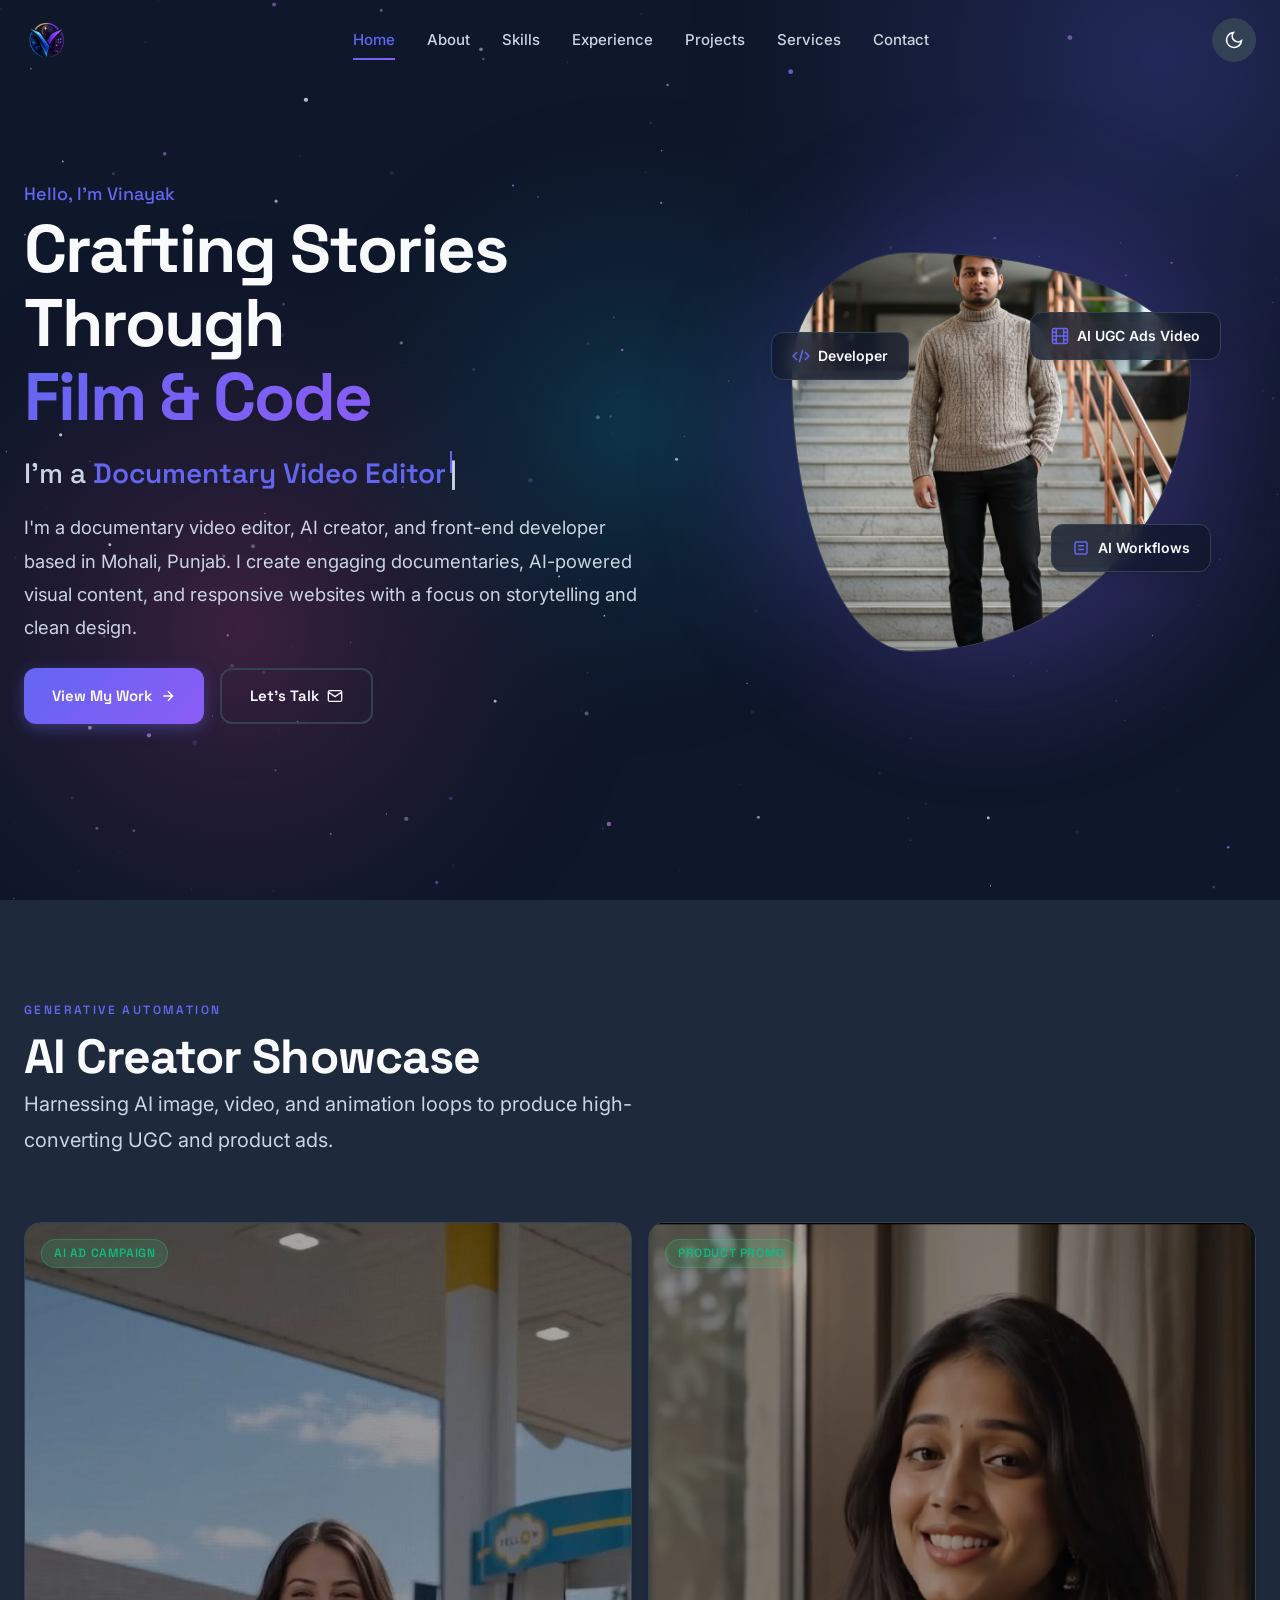
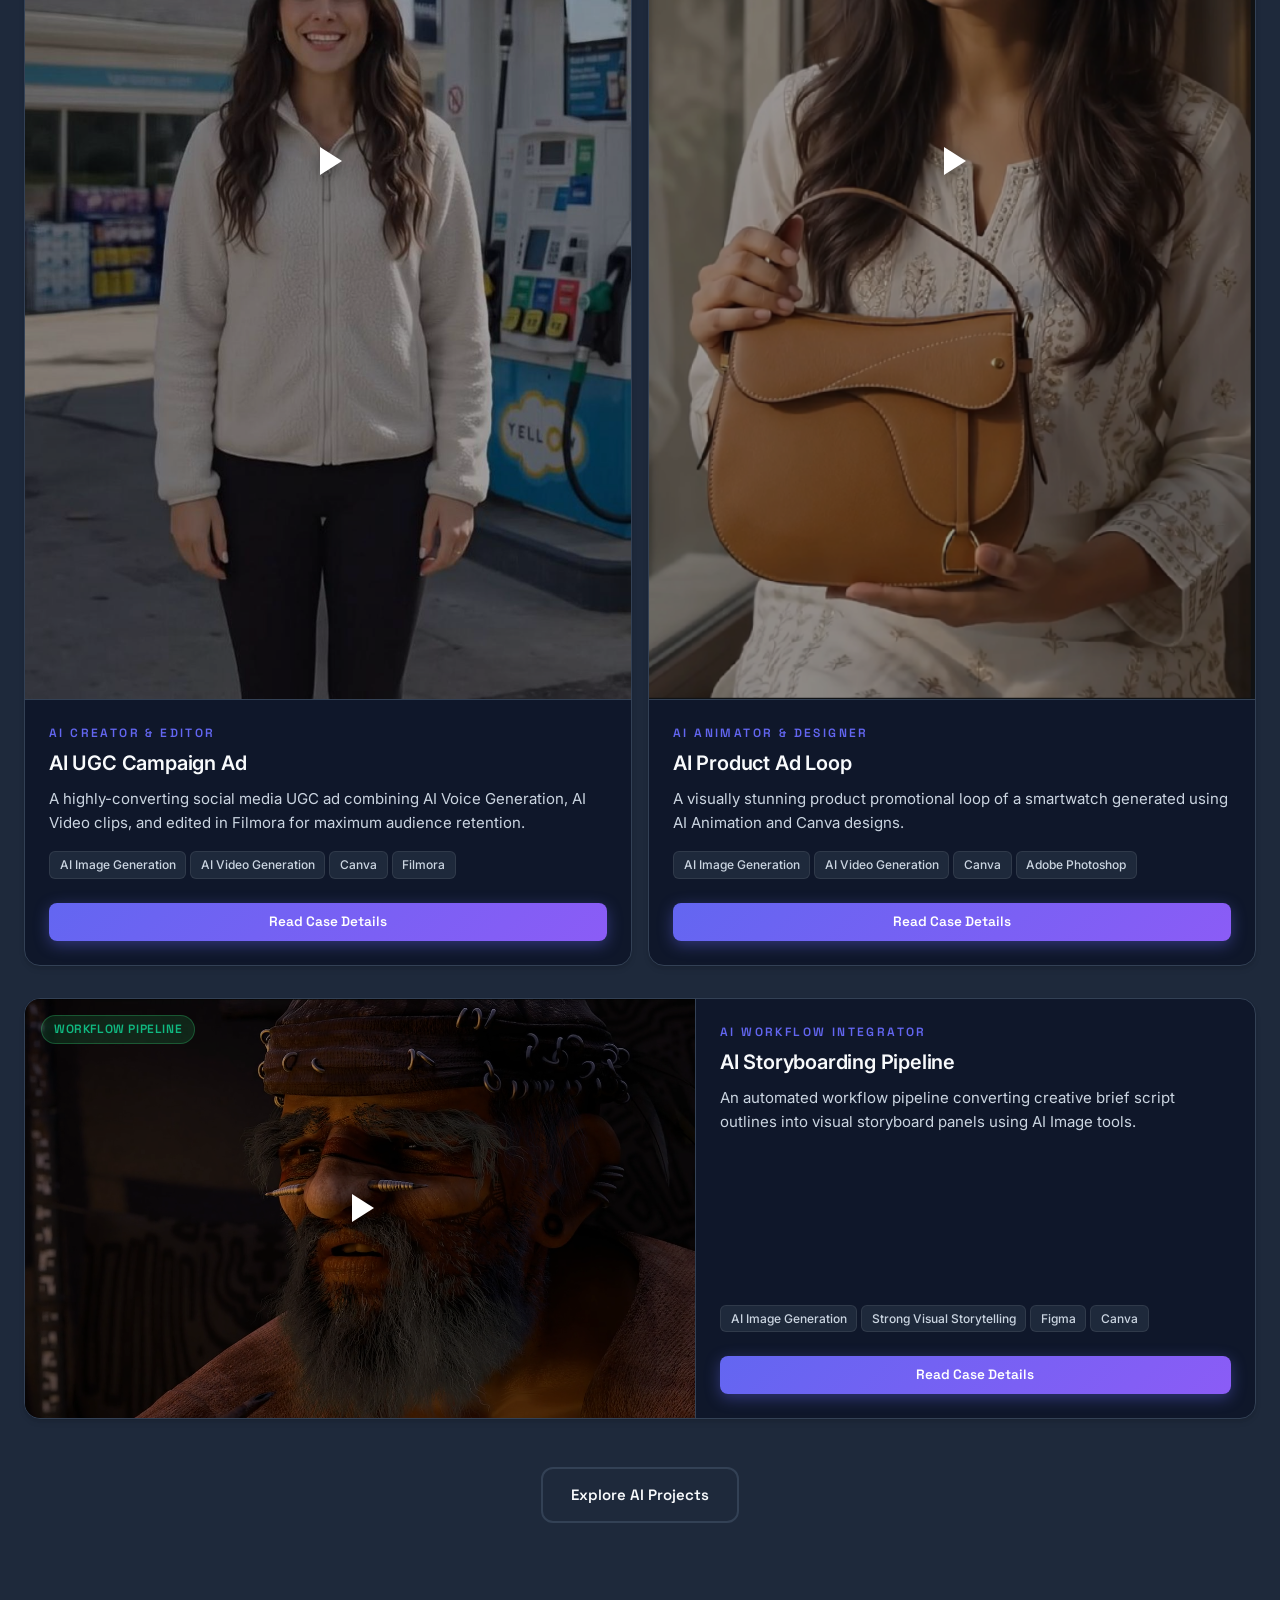
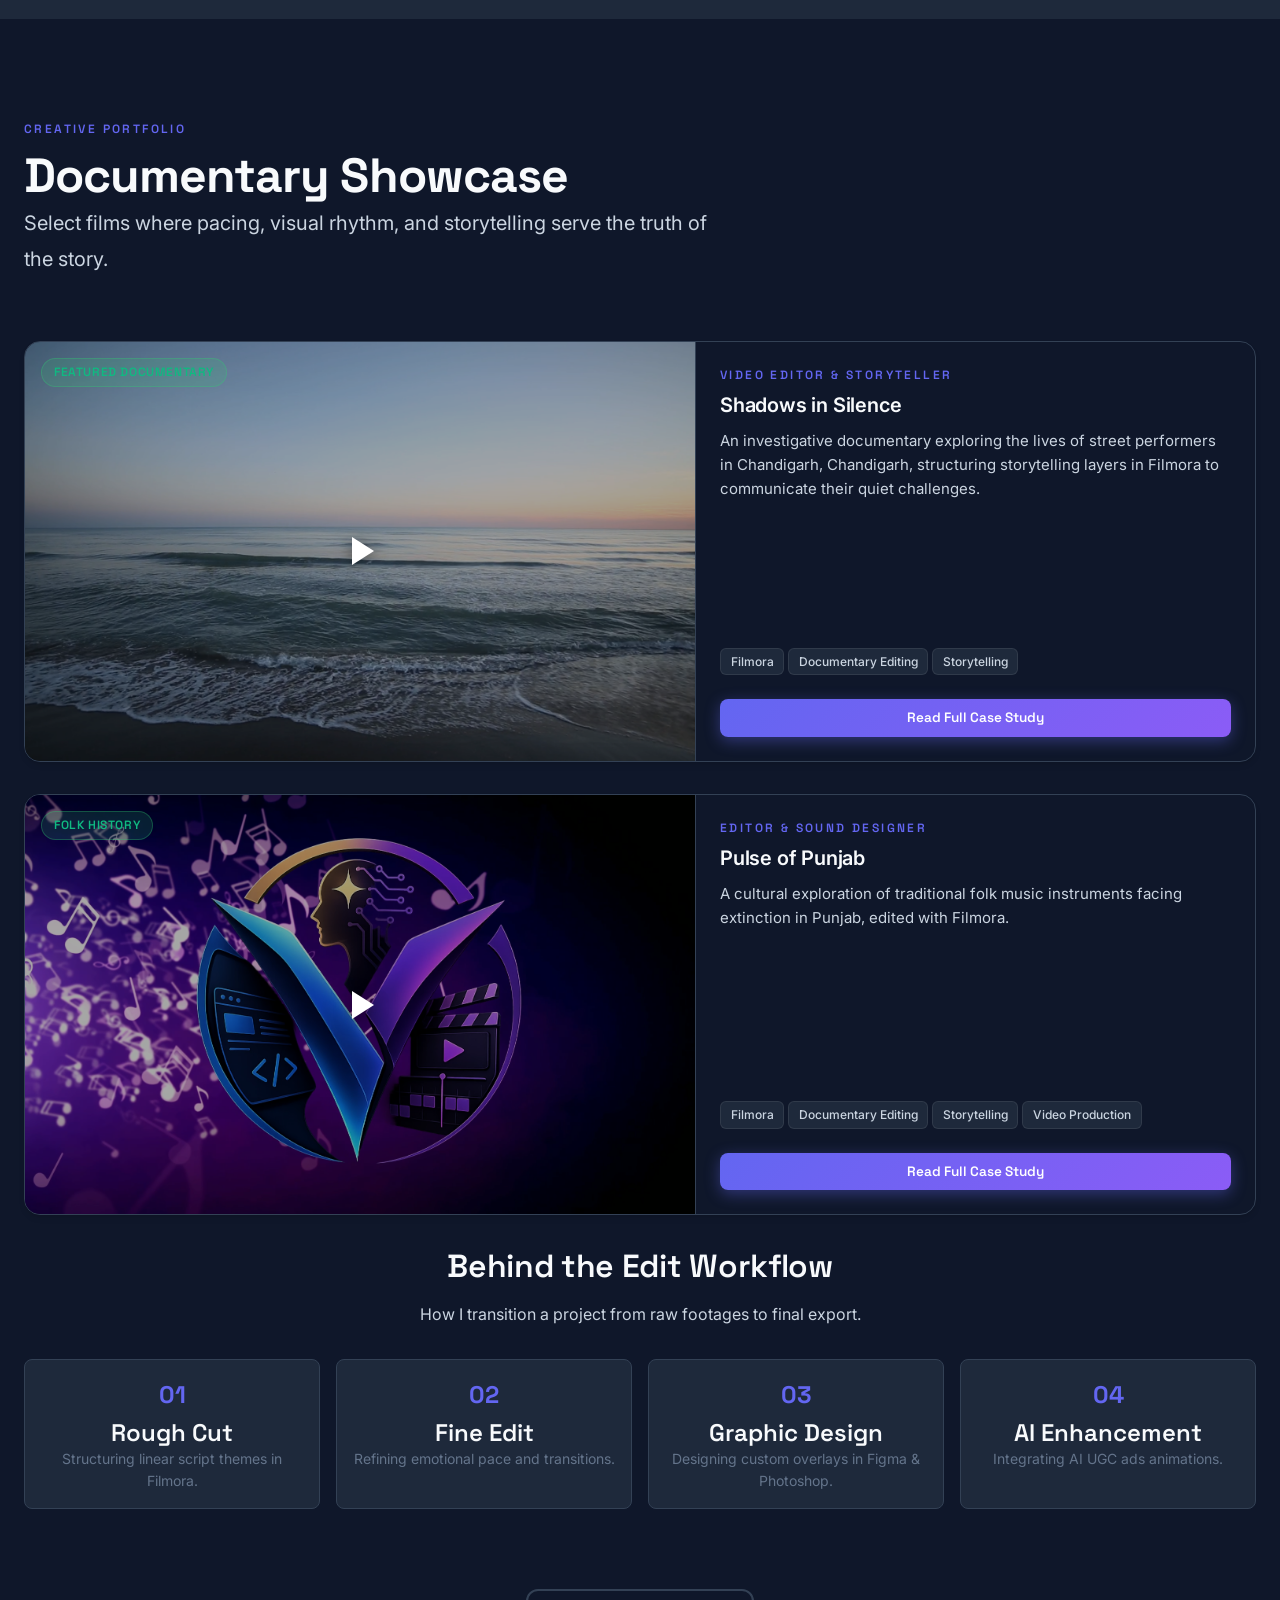
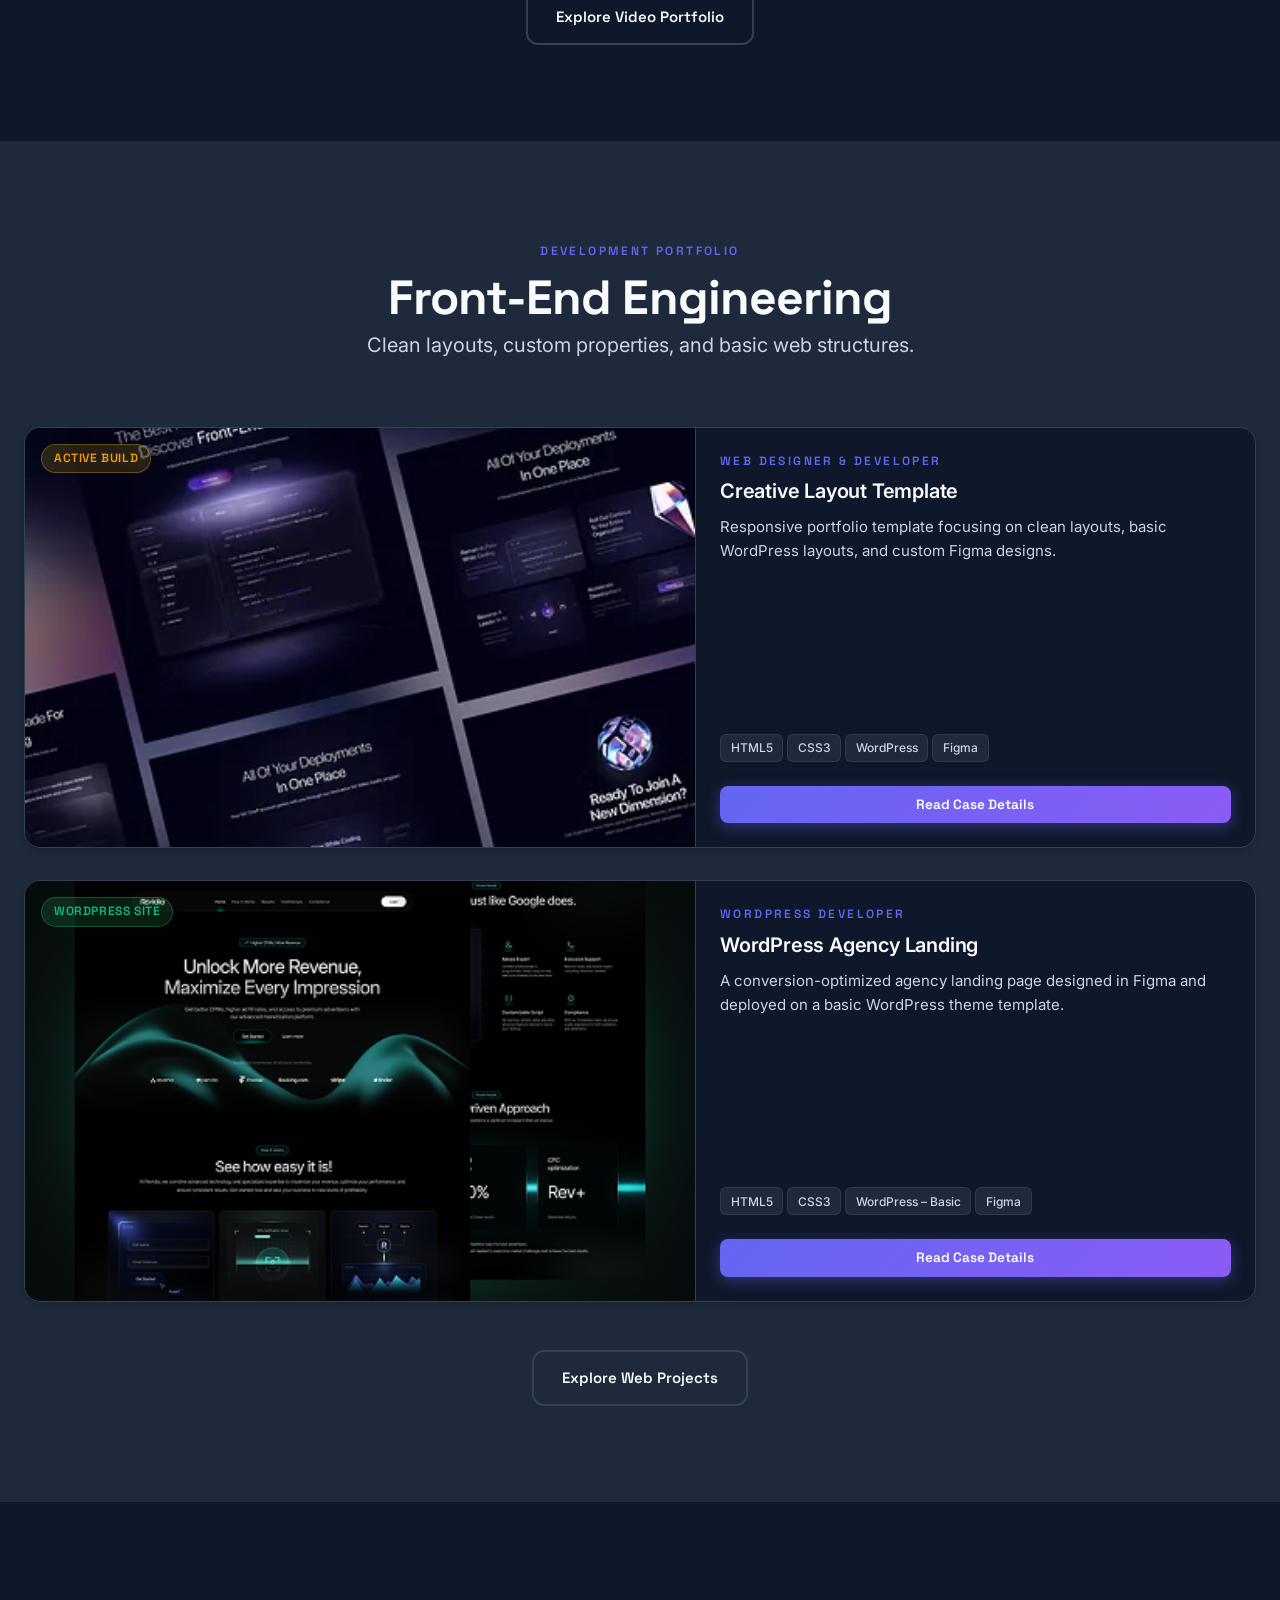
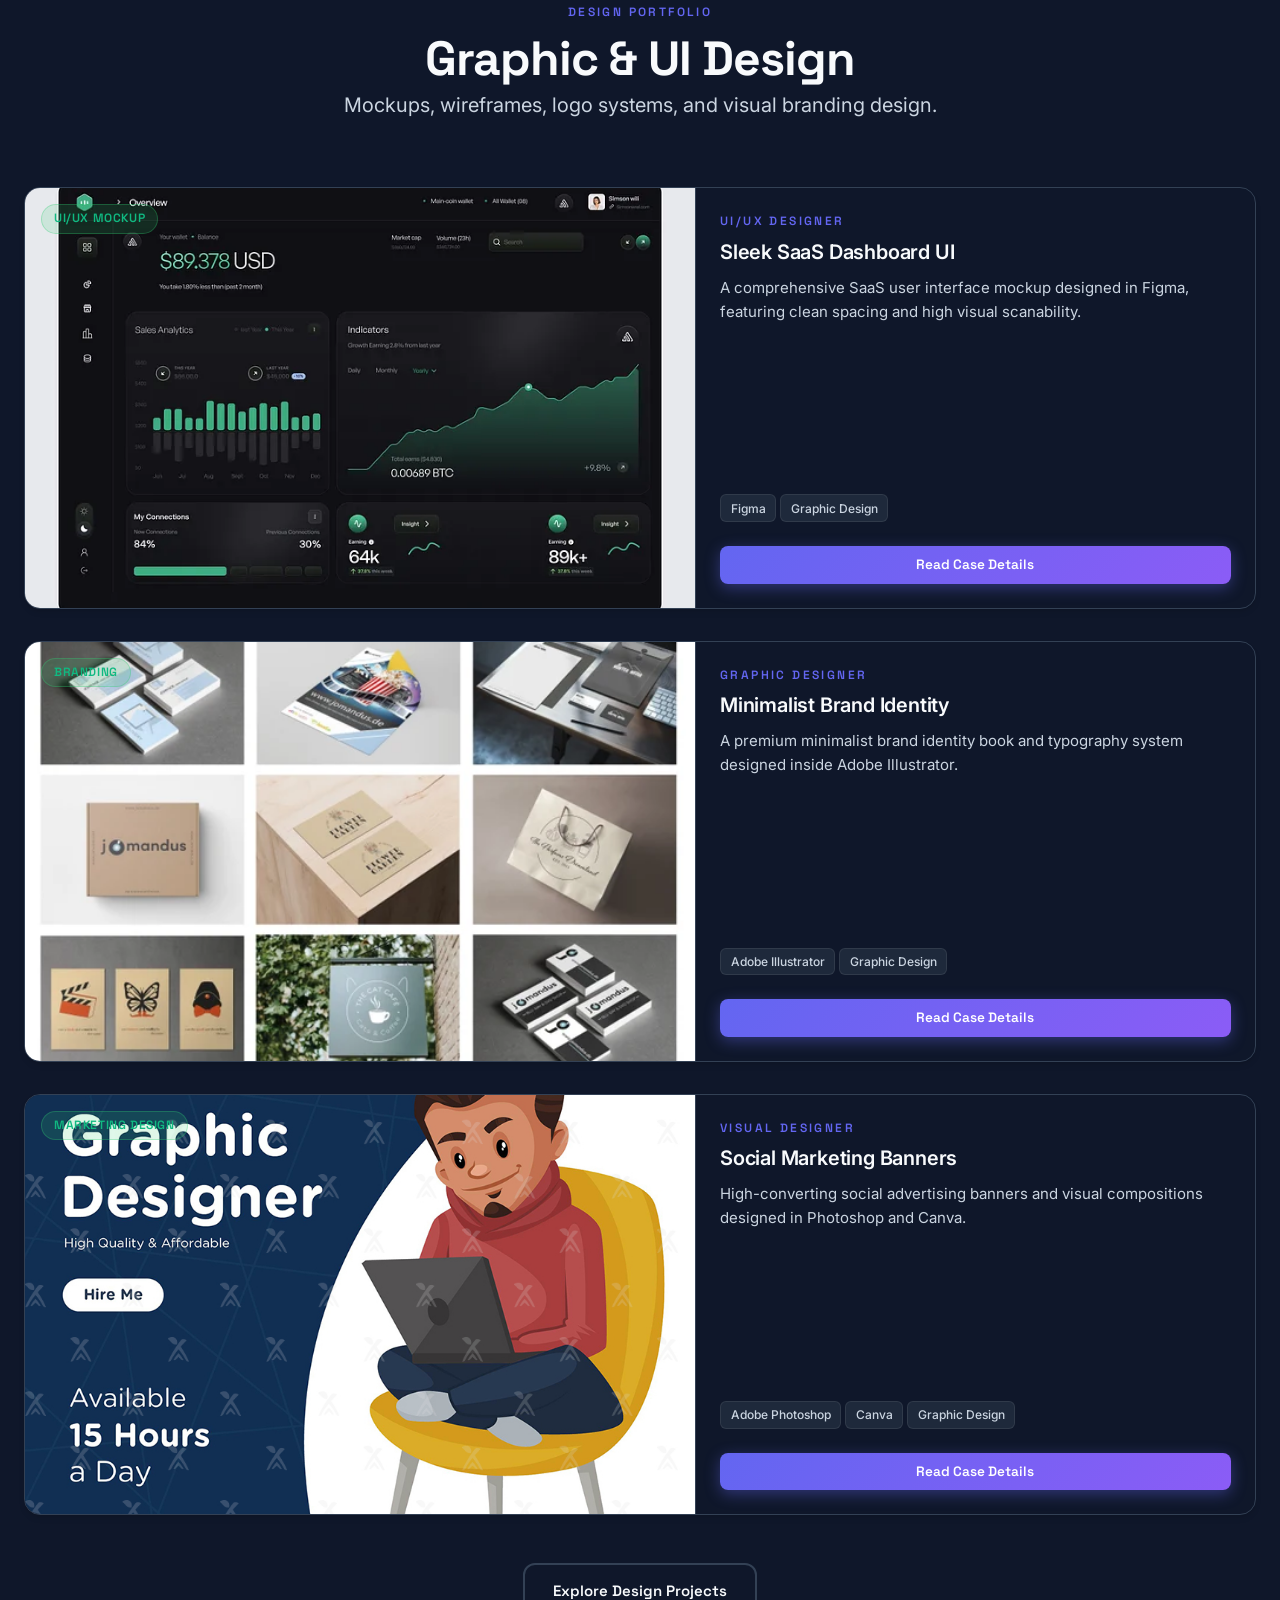
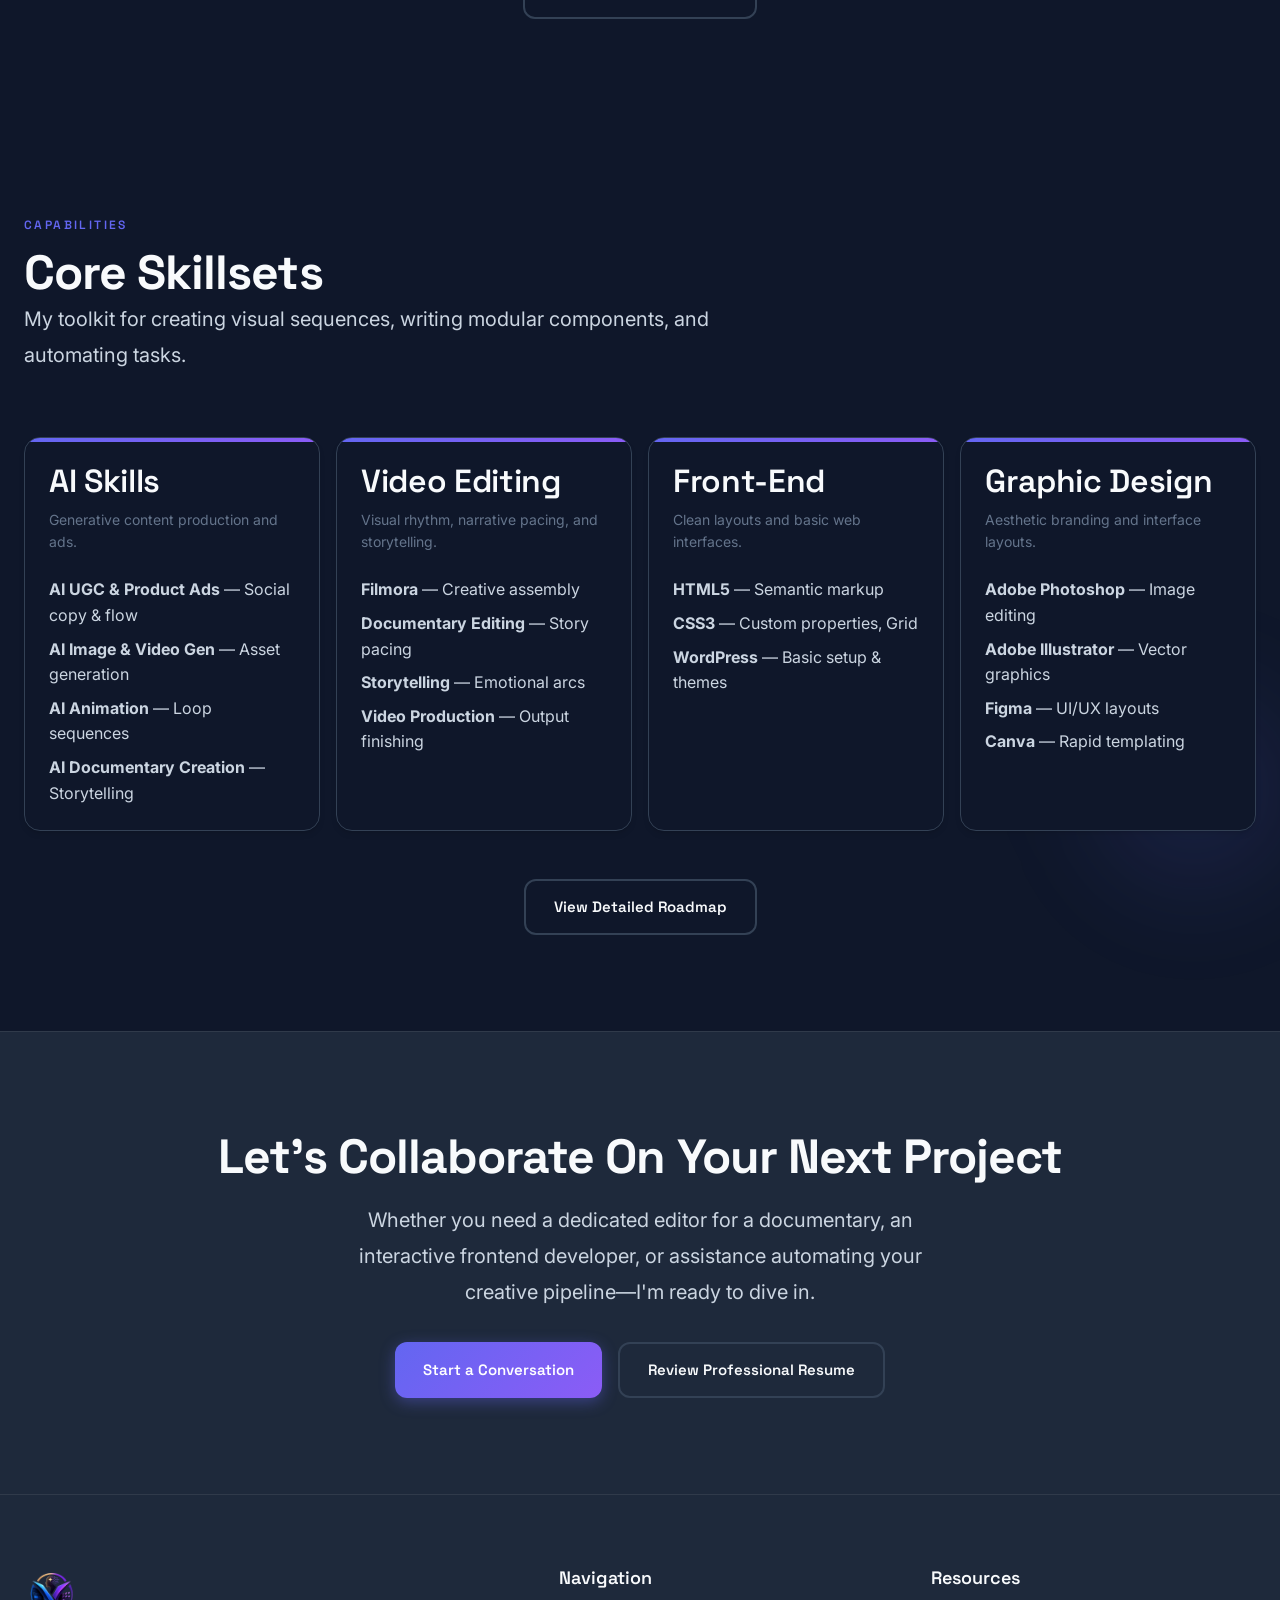
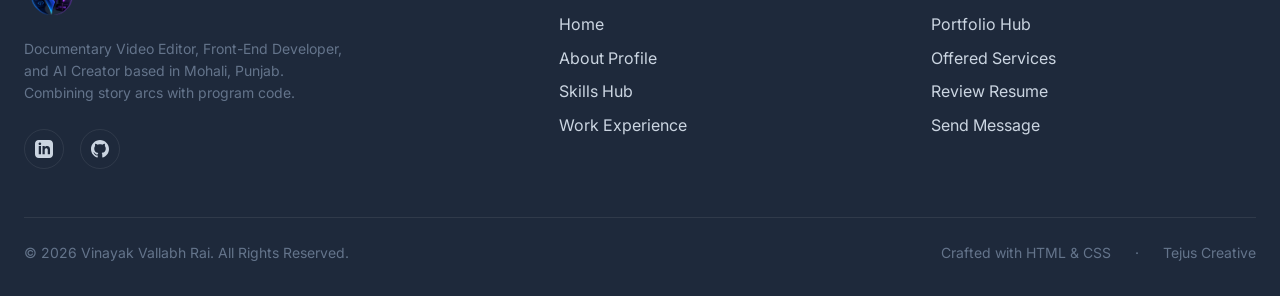
<file: index.html>
<!DOCTYPE html>
<html lang="en">
<head>
  <meta charset="UTF-8">
  <meta name="viewport" content="width=device-width, initial-scale=1.0">
  
  <!-- SEO Meta Tags -->
  <title>Vinayak Vallabh Rai — Documentary Video Editor, Front-End Developer & AI Creator</title>
  <meta name="description" content="Portfolio of Vinayak Vallabh Rai, creative storyteller and developer specializing in documentary film editing, high-performance web front-ends, and automated AI creator workflows.">
  <meta name="keywords" content="Vinayak Vallabh Rai, Video Editor, Front-End Developer, AI Creator, Tejus Creative, Documentary Editor Punjab, Web Developer Mohali">
  <link rel="canonical" href="index.html">
  
  <!-- Open Graph / Facebook -->
  <meta property="og:type" content="website">
  <meta property="og:title" content="Vinayak Vallabh Rai — Video Editor, Front-End Developer & AI Creator">
  <meta property="og:description" content="Portfolio of Vinayak Vallabh Rai, documentary video editor, developer, and AI workflow integrator.">
  <meta property="og:image" content="assets/images/og/share.jpg">
  
  <!-- Twitter -->
  <meta name="twitter:card" content="summary_large_image">
  <meta name="twitter:title" content="Vinayak Vallabh Rai Portfolio">
  <meta name="twitter:description" content="Documentary film editing, web interfaces, and AI creative automations.">
  
  <!-- Stylesheets -->
  <link rel="stylesheet" href="assets/css/main.css">
  <link rel="stylesheet" href="assets/css/pages/home.css">
  <script>
    const theme = localStorage.getItem('theme') || 'dark';
    document.documentElement.setAttribute('data-theme', theme);
  </script>
</head>
<body>

  <!-- Preloader Screen -->
  <div class="loader-wrapper" id="preloader">
    <div class="loader-container">
      <div class="loader-logo"><img src="assets/images/logo-png.png" alt="Vinayak Logo" style="height: 60px; width: auto; object-fit: contain; display: inline-block;"></div>
      <div class="loader-bar-bg">
        <div class="loader-bar"></div>
      </div>
    </div>
  </div>

  <!-- Header / Navigation -->
  <header class="header">
    <div class="container nav-container">
      <a href="./" class="logo">
        <img src="assets/images/logo-png.png" alt="Vinayak Logo" style="height: 45px; width: auto; object-fit: contain; display: block;">
      </a>
      
      <!-- Desktop Nav -->
      <nav class="nav-menu" aria-label="Main Navigation">
        <a href="./" class="nav-link">Home</a>
        <a href="about.html" class="nav-link">About</a>
        <a href="skills.html" class="nav-link">Skills</a>
        <a href="experience.html" class="nav-link">Experience</a>
        <a href="projects.html" class="nav-link">Projects</a>
        <a href="services.html" class="nav-link">Services</a>
        <a href="contact.html" class="nav-link">Contact</a>
      </nav>
      
      <!-- Actions Block (Theme toggle + hamburger) -->
      <div class="nav-actions">
        <button class="theme-toggle" id="theme-toggle" aria-label="Toggle theme">
          <svg class="sun-icon" width="20" height="20" fill="none" stroke="currentColor" stroke-width="2" viewBox="0 0 24 24">
            <circle cx="12" cy="12" r="5"></circle>
            <line x1="12" y1="1" x2="12" y2="3"></line>
            <line x1="12" y1="21" x2="12" y2="23"></line>
            <line x1="4.22" y1="4.22" x2="5.64" y2="5.64"></line>
            <line x1="18.36" y1="18.36" x2="19.78" y2="19.78"></line>
            <line x1="1" y1="12" x2="3" y2="12"></line>
            <line x1="21" y1="12" x2="23" y2="12"></line>
            <line x1="4.22" y1="19.78" x2="5.64" y2="18.36"></line>
            <line x1="18.36" y1="5.64" x2="19.78" y2="4.22"></line>
          </svg>
          <svg class="moon-icon" width="20" height="20" fill="none" stroke="currentColor" stroke-width="2" viewBox="0 0 24 24">
            <path d="M21 12.79A9 9 0 1 1 11.21 3 7 7 0 0 0 21 12.79z"></path>
          </svg>
        </button>
        
        <button class="nav-toggle" aria-label="Toggle navigation menu" aria-expanded="false">
          <span class="hamburger"></span>
        </button>
      </div>
    </div>
  </header>

  <!-- Mobile Overlay Menu -->
  <div class="mobile-nav" aria-label="Mobile Navigation">
    <div class="mobile-nav-list">
      <a href="index.html" class="mobile-nav-link">Home</a>
      <a href="about.html" class="mobile-nav-link">About</a>
      <a href="skills.html" class="mobile-nav-link">Skills</a>
      <a href="experience.html" class="mobile-nav-link">Experience</a>
      <a href="projects.html" class="mobile-nav-link">Projects</a>
      <a href="services.html" class="mobile-nav-link">Services</a>
      <a href="contact.html" class="mobile-nav-link">Contact</a>
    </div>
  </div>

  <!-- Space-Like Animated Background -->
  <div class="hero-bg"></div>

  <!-- Hero Section -->
  <section class="hero section" id="hero">
    <div class="container">
      <!-- Column 1: Content -->
      <div class="hero-content" style="max-width: 650px;">
        <span class="hero-greeting reveal delay-1">Hello, I'm Vinayak</span>
        <h1 class="hero-title reveal delay-2" style="margin-bottom: var(--space-md);">Crafting Stories Through <br><span>Film & Code</span></h1>
        
        <div class="hero-typing-container reveal delay-3" style="margin-bottom: var(--space-md);">
          <span class="hero-role-prefix">I'm a </span>
          <span class="hero-typing"></span><span class="hero-cursor">|</span>
        </div>
        
        <div class="hero-intro reveal delay-4 text-secondary" style="margin-bottom: var(--space-lg);">
          <p class="body-lg" style="font-size: 1.15rem; line-height: 1.8;">
            I'm a documentary video editor, AI creator, and front-end developer based in Mohali, Punjab. I create engaging documentaries, AI-powered visual content, and responsive websites with a focus on storytelling and clean design.
          </p>
        </div>
        
        <div class="btn-group reveal delay-5">
          <a href="projects.html" class="btn btn-primary">
            <span>View My Work</span>
            <svg width="16" height="16" fill="none" stroke="currentColor" stroke-width="2" viewBox="0 0 24 24"><path d="M5 12h14M12 5l7 7-7 7"/></svg>
          </a>
          <a href="contact.html" class="btn btn-secondary">
            <span>Let's Talk</span>
            <svg width="16" height="16" fill="none" stroke="currentColor" stroke-width="2" viewBox="0 0 24 24"><path d="M4 4h16c1.1 0 2 .9 2 2v12c0 1.1-.9 2-2 2H4c-1.1 0-2-.9-2-2V6c0-1.1.9-2 2-2zM22 6l-10 7L2 6"/></svg>
          </a>
        </div>
      </div>
      
      <!-- Column 2: Image Wrapper -->
      <div class="hero-image reveal delay-4">
        <div class="image-wrapper">
          <div class="image-glow"></div>
          <img src="assets/images/profile.jpg" alt="Vinayak Vallabh Rai" class="profile-img-morph" style="display: block;">
          <div class="floating-card card-1">
            <svg width="18" height="18" fill="none" stroke="currentColor" stroke-width="2" viewBox="0 0 24 24"><path d="M17.25 6.75 22.5 12l-5.25 5.25m-10.5 0L1.5 12l5.25-5.25m7.5-3-4.5 16.5"/></svg>
            <span>Developer</span>
          </div>
          <div class="floating-card card-2">
            <svg width="18" height="18" fill="none" stroke="currentColor" stroke-width="2" viewBox="0 0 24 24"><path d="M6 4h12a2 2 0 0 1 2 2v12a2 2 0 0 1-2 2H6a2 2 0 0 1-2-2V6a2 2 0 0 1 2-2zm2 5h8M8 14h8"/></svg>
            <span>AI Workflows</span>
          </div>
          <div class="floating-card card-3" style="top: 15%; right: -30px; animation-delay: -1.5s;">
            <svg width="18" height="18" fill="none" stroke="currentColor" stroke-width="2" viewBox="0 0 24 24">
              <rect x="2" y="2" width="20" height="20" rx="2.18" ry="2.18"></rect>
              <line x1="7" y1="2" x2="7" y2="22"></line>
              <line x1="17" y1="2" x2="17" y2="22"></line>
              <line x1="2" y1="12" x2="22" y2="12"></line>
              <line x1="2" y1="7" x2="7" y2="7"></line>
              <line x1="2" y1="17" x2="7" y2="17"></line>
              <line x1="17" y1="17" x2="22" y2="17"></line>
              <line x1="17" y1="7" x2="22" y2="7"></line>
            </svg>
            <span>AI UGC Ads Video</span>
          </div>
        </div>
      </div>
    </div>
  </section>

  <!-- AI Creator Showcase Section -->
  <section class="py-3xl section" style="background-color: var(--bg-secondary);" id="showcase-ai">
    <div class="container">
      <div class="section-header reveal">
        <span class="eyebrow">Generative Automation</span>
        <h2>AI Creator Showcase</h2>
        <p class="lead">Harnessing AI image, video, and animation loops to produce high-converting UGC and product ads.</p>
      </div>

      <div class="flex flex-col gap-xl">
        <!-- Row 1: Portrait Cards Grid -->
        <div class="grid grid-cols-1 grid-cols-md-2 gap-xl">
          <!-- AI Project 1 (Portrait) -->
          <div class="card glass reveal flex flex-col">
            <div class="card-media" style="aspect-ratio: 9/16; position: relative; overflow: hidden; background-color: var(--bg-secondary);">
              <video src="https://media.githubusercontent.com/media/vinayakzero/vinayak-portfolio/main/assets/videos/ai-ugc.mp4" poster="assets/images/projects/ai-ugc.jpg" loop muted playsinline preload="metadata" style="width: 100%; height: 100%; object-fit: cover; display: block;"></video>
              <span class="badge badge-status-completed" style="position: absolute; top: 16px; left: 16px; z-index: 2;">AI Ad Campaign</span>
              <div class="video-hover-overlay" style="position: absolute; inset: 0; background: rgba(0,0,0,0.35); display: flex; align-items: center; justify-content: center; transition: opacity var(--transition-normal); z-index: 1; pointer-events: none;">
                <svg width="48" height="48" fill="#ffffff" viewBox="0 0 24 24" style="filter: drop-shadow(0 2px 8px rgba(0,0,0,0.5));">
                  <path d="M8 5v14l11-7z"/>
                </svg>
              </div>
            </div>
            <div class="card-body">
              <span class="eyebrow">AI Creator & Editor</span>
              <h3 class="card-title">AI UGC Campaign Ad</h3>
              <p class="card-text">A highly-converting social media UGC ad combining AI Voice Generation, AI Video clips, and edited in Filmora for maximum audience retention.</p>
              <div class="tag-container mb-lg">
                <span class="tag">AI Image Generation</span>
                <span class="tag">AI Video Generation</span>
                <span class="tag">Canva</span>
                <span class="tag">Filmora</span>
              </div>
              <a href="project-detail.html?slug=ai-ugc-campaign-ad" class="btn btn-primary btn-sm">Read Case Details</a>
            </div>
          </div>

          <!-- AI Project 2 (Portrait) -->
          <div class="card glass reveal flex flex-col">
            <div class="card-media" style="aspect-ratio: 9/16; position: relative; overflow: hidden; background-color: var(--bg-secondary);">
              <video src="https://media.githubusercontent.com/media/vinayakzero/vinayak-portfolio/main/assets/videos/ai-product.mp4" poster="assets/images/projects/ai-product.png" loop muted playsinline preload="metadata" style="width: 100%; height: 100%; object-fit: cover; display: block;"></video>
              <span class="badge badge-status-completed" style="position: absolute; top: 16px; left: 16px; z-index: 2;">Product Promo</span>
              <div class="video-hover-overlay" style="position: absolute; inset: 0; background: rgba(0,0,0,0.35); display: flex; align-items: center; justify-content: center; transition: opacity var(--transition-normal); z-index: 1; pointer-events: none;">
                <svg width="48" height="48" fill="#ffffff" viewBox="0 0 24 24" style="filter: drop-shadow(0 2px 8px rgba(0,0,0,0.5));">
                  <path d="M8 5v14l11-7z"/>
                </svg>
              </div>
            </div>
            <div class="card-body">
              <span class="eyebrow">AI Animator & Designer</span>
              <h3 class="card-title">AI Product Ad Loop</h3>
              <p class="card-text">A visually stunning product promotional loop of a smartwatch generated using AI Animation and Canva designs.</p>
              <div class="tag-container mb-lg">
                <span class="tag">AI Image Generation</span>
                <span class="tag">AI Video Generation</span>
                <span class="tag">Canva</span>
                <span class="tag">Adobe Photoshop</span>
              </div>
              <a href="project-detail.html?slug=ai-product-ad-loop" class="btn btn-primary btn-sm">Read Case Details</a>
            </div>
          </div>
        </div>

        <!-- Row 2: Landscape Card -->
        <!-- AI Project 3 (Landscape) -->
        <div class="featured-card glass reveal">
          <div class="featured-media">
            <video src="https://media.githubusercontent.com/media/vinayakzero/vinayak-portfolio/main/assets/videos/ai-storyboard.mp4" poster="assets/images/projects/ai-storyboard.png" loop muted playsinline preload="metadata" style="width: 100%; height: 100%; object-fit: cover; display: block;"></video>
            <span class="badge badge-status-completed" style="position: absolute; top: 16px; left: 16px; z-index: 2;">Workflow Pipeline</span>
            <div class="video-hover-overlay" style="position: absolute; inset: 0; background: rgba(0,0,0,0.35); display: flex; align-items: center; justify-content: center; transition: opacity var(--transition-normal); z-index: 1; pointer-events: none;">
              <svg width="48" height="48" fill="#ffffff" viewBox="0 0 24 24" style="filter: drop-shadow(0 2px 8px rgba(0,0,0,0.5));">
                <path d="M8 5v14l11-7z"/>
              </svg>
            </div>
          </div>
          <div class="card-body">
            <span class="eyebrow">AI Workflow Integrator</span>
            <h3 class="card-title">AI Storyboarding Pipeline</h3>
            <p class="card-text">An automated workflow pipeline converting creative brief script outlines into visual storyboard panels using AI Image tools.</p>
            <div class="tag-container mb-lg">
              <span class="tag">AI Image Generation</span>
              <span class="tag">Strong Visual Storytelling</span>
              <span class="tag">Figma</span>
              <span class="tag">Canva</span>
            </div>
            <a href="project-detail.html?slug=ai-storyboard-pipeline" class="btn btn-primary btn-sm">Read Case Details</a>
          </div>
        </div>
      </div>

      <div class="text-center reveal" style="margin-top: var(--space-2xl);">
        <a href="projects.html?filter=ai" class="btn btn-secondary">Explore AI Projects</a>
      </div>
    </div>
  </section>

  <!-- Documentary Showcase Section -->
  <section class="py-3xl section" id="showcase-video">
    <div class="container">
      <div class="section-header reveal">
        <span class="eyebrow">Creative Portfolio</span>
        <h2>Documentary Showcase</h2>
        <p class="lead">Select films where pacing, visual rhythm, and storytelling serve the truth of the story.</p>
      </div>

      <div class="flex flex-col gap-xl">
        <!-- Documentary Project 1 -->
        <div class="featured-card glass reveal">
          <div class="featured-media">
            <video src="https://media.githubusercontent.com/media/vinayakzero/vinayak-portfolio/main/assets/videos/shadows-silence.mp4" poster="assets/images/projects/shadows-silence.png" loop muted playsinline preload="metadata" style="width: 100%; height: 100%; object-fit: cover; display: block;"></video>
            <span class="badge badge-status-completed" style="position: absolute; top: 16px; left: 16px; z-index: 2;">Featured Documentary</span>
            <div class="video-hover-overlay" style="position: absolute; inset: 0; background: rgba(0,0,0,0.35); display: flex; align-items: center; justify-content: center; transition: opacity var(--transition-normal); z-index: 1; pointer-events: none;">
              <svg width="48" height="48" fill="#ffffff" viewBox="0 0 24 24" style="filter: drop-shadow(0 2px 8px rgba(0,0,0,0.5));">
                <path d="M8 5v14l11-7z"/>
              </svg>
            </div>
          </div>
          <div class="card-body">
            <span class="eyebrow">Video Editor & Storyteller</span>
            <h3 class="card-title">Shadows in Silence</h3>
            <p class="card-text">An investigative documentary exploring the lives of street performers in Chandigarh, Chandigarh, structuring storytelling layers in Filmora to communicate their quiet challenges.</p>
            <div class="tag-container mb-lg">
              <span class="tag">Filmora</span>
              <span class="tag">Documentary Editing</span>
              <span class="tag">Storytelling</span>
            </div>
            <a href="project-detail.html?slug=shadows-in-silence" class="btn btn-primary btn-sm">Read Full Case Study</a>
          </div>
        </div>

        <!-- Documentary Project 2 -->
        <div class="featured-card glass reveal">
          <div class="featured-media">
            <video src="https://media.githubusercontent.com/media/vinayakzero/vinayak-portfolio/main/assets/videos/pulse-punjab.mp4" poster="assets/images/projects/pulse-punjab.png" loop muted playsinline preload="metadata" style="width: 100%; height: 100%; object-fit: cover; display: block;"></video>
            <span class="badge badge-status-completed" style="position: absolute; top: 16px; left: 16px; z-index: 2;">Folk History</span>
            <div class="video-hover-overlay" style="position: absolute; inset: 0; background: rgba(0,0,0,0.35); display: flex; align-items: center; justify-content: center; transition: opacity var(--transition-normal); z-index: 1; pointer-events: none;">
              <svg width="48" height="48" fill="#ffffff" viewBox="0 0 24 24" style="filter: drop-shadow(0 2px 8px rgba(0,0,0,0.5));">
                <path d="M8 5v14l11-7z"/>
              </svg>
            </div>
          </div>
          <div class="card-body">
            <span class="eyebrow">Editor & Sound Designer</span>
            <h3 class="card-title">Pulse of Punjab</h3>
            <p class="card-text">A cultural exploration of traditional folk music instruments facing extinction in Punjab, edited with Filmora.</p>
            <div class="tag-container mb-lg">
              <span class="tag">Filmora</span>
              <span class="tag">Documentary Editing</span>
              <span class="tag">Storytelling</span>
              <span class="tag">Video Production</span>
            </div>
            <a href="project-detail.html?slug=pulse-of-punjab" class="btn btn-primary btn-sm">Read Full Case Study</a>
          </div>
        </div>
      </div>

      <!-- Behind the Edit Workflow Timeline -->
      <div class="py-xl reveal">
        <h3 class="mb-md text-center">Behind the Edit Workflow</h3>
        <p class="text-center text-muted mb-xl">How I transition a project from raw footages to final export.</p>
        <div class="mini-process-flow">
          <div class="process-step">
            <span class="process-number">01</span>
            <h4>Rough Cut</h4>
            <p class="caption">Structuring linear script themes in Filmora.</p>
          </div>
          <div class="process-step">
            <span class="process-number">02</span>
            <h4>Fine Edit</h4>
            <p class="caption">Refining emotional pace and transitions.</p>
          </div>
          <div class="process-step">
            <span class="process-number">03</span>
            <h4>Graphic Design</h4>
            <p class="caption">Designing custom overlays in Figma & Photoshop.</p>
          </div>
          <div class="process-step">
            <span class="process-number">04</span>
            <h4>AI Enhancement</h4>
            <p class="caption">Integrating AI UGC ads animations.</p>
          </div>
        </div>
      </div>

      <div class="text-center reveal" style="margin-top: var(--space-2xl);">
        <a href="projects.html?filter=video" class="btn btn-secondary">Explore Video Portfolio</a>
      </div>
    </div>
  </section>

  <!-- Front-End Showcase Section -->
  <section class="py-3xl section" style="background-color: var(--bg-secondary);" id="showcase-frontend">
    <div class="container">
      <div class="section-header center reveal">
        <span class="eyebrow">Development Portfolio</span>
        <h2>Front-End Engineering</h2>
        <p class="lead">Clean layouts, custom properties, and basic web structures.</p>
      </div>

      <div class="flex flex-col gap-xl">
        <!-- Frontend Project 1 -->
        <div class="featured-card glass reveal">
          <div class="featured-media">
            <img src="assets/images/projects/creative-layout.webp" alt="Creative Layout Template" style="width: 100%; height: 100%; object-fit: cover; display: block;">
            <span class="badge badge-status-in-progress" style="position: absolute; top: 16px; left: 16px; z-index: 2;">Active Build</span>
          </div>
          <div class="card-body">
            <span class="eyebrow">Web Designer & Developer</span>
            <h3 class="card-title">Creative Layout Template</h3>
            <p class="card-text">Responsive portfolio template focusing on clean layouts, basic WordPress layouts, and custom Figma designs.</p>
            <div class="tag-container mb-lg">
              <span class="tag">HTML5</span>
              <span class="tag">CSS3</span>
              <span class="tag">WordPress</span>
              <span class="tag">Figma</span>
            </div>
            <a href="project-detail.html?slug=interactive-creative-hub" class="btn btn-primary btn-sm">Read Case Details</a>
          </div>
        </div>

        <!-- Frontend Project 2 -->
        <div class="featured-card glass reveal">
          <div class="featured-media">
            <img src="assets/images/projects/wordpress-agency.png" alt="WordPress Agency Landing" style="width: 100%; height: 100%; object-fit: cover; display: block;">
            <span class="badge badge-status-completed" style="position: absolute; top: 16px; left: 16px; z-index: 2;">WordPress Site</span>
          </div>
          <div class="card-body">
            <span class="eyebrow">WordPress Developer</span>
            <h3 class="card-title">WordPress Agency Landing</h3>
            <p class="card-text">A conversion-optimized agency landing page designed in Figma and deployed on a basic WordPress theme template.</p>
            <div class="tag-container mb-lg">
              <span class="tag">HTML5</span>
              <span class="tag">CSS3</span>
              <span class="tag">WordPress – Basic</span>
              <span class="tag">Figma</span>
            </div>
            <a href="project-detail.html?slug=wordpress-agency-landing" class="btn btn-primary btn-sm">Read Case Details</a>
          </div>
        </div>
      </div>

      <div class="text-center reveal" style="margin-top: var(--space-2xl);">
        <a href="projects.html?filter=frontend" class="btn btn-secondary">Explore Web Projects</a>
      </div>
    </div>
  </section>
  <!-- Graphic & UI Design Section -->
  <section class="py-3xl section" id="showcase-graphic">
    <div class="container">
      <div class="section-header center reveal">
        <span class="eyebrow">Design Portfolio</span>
        <h2>Graphic & UI Design</h2>
        <p class="lead">Mockups, wireframes, logo systems, and visual branding design.</p>
      </div>

      <div class="flex flex-col gap-xl">
        <!-- Graphic Project 1 -->
        <div class="featured-card glass reveal">
          <div class="featured-media">
            <img src="assets/images/projects/graphic-dashboard.webp" alt="Sleek SaaS Dashboard UI" style="width: 100%; height: 100%; object-fit: cover; display: block;">
            <span class="badge badge-status-completed" style="position: absolute; top: 16px; left: 16px; z-index: 2;">UI/UX Mockup</span>
          </div>
          <div class="card-body">
            <span class="eyebrow">UI/UX Designer</span>
            <h3 class="card-title">Sleek SaaS Dashboard UI</h3>
            <p class="card-text">A comprehensive SaaS user interface mockup designed in Figma, featuring clean spacing and high visual scanability.</p>
            <div class="tag-container mb-lg">
              <span class="tag">Figma</span>
              <span class="tag">Graphic Design</span>
            </div>
            <a href="project-detail.html?slug=saas-dashboard-ui" class="btn btn-primary btn-sm">Read Case Details</a>
          </div>
        </div>

        <!-- Graphic Project 2 -->
        <div class="featured-card glass reveal">
          <div class="featured-media">
            <img src="assets/images/projects/graphic-brand.webp" alt="Minimalist Brand Identity" style="width: 100%; height: 100%; object-fit: cover; display: block;">
            <span class="badge badge-status-completed" style="position: absolute; top: 16px; left: 16px; z-index: 2;">Branding</span>
          </div>
          <div class="card-body">
            <span class="eyebrow">Graphic Designer</span>
            <h3 class="card-title">Minimalist Brand Identity</h3>
            <p class="card-text">A premium minimalist brand identity book and typography system designed inside Adobe Illustrator.</p>
            <div class="tag-container mb-lg">
              <span class="tag">Adobe Illustrator</span>
              <span class="tag">Graphic Design</span>
            </div>
            <a href="project-detail.html?slug=minimalist-brand-identity" class="btn btn-primary btn-sm">Read Case Details</a>
          </div>
        </div>

        <!-- Graphic Project 3 -->
        <div class="featured-card glass reveal">
          <div class="featured-media">
            <img src="assets/images/projects/graphic-social.jpg" alt="Social Marketing Banners" style="width: 100%; height: 100%; object-fit: cover; display: block;">
            <span class="badge badge-status-completed" style="position: absolute; top: 16px; left: 16px; z-index: 2;">Marketing Design</span>
          </div>
          <div class="card-body">
            <span class="eyebrow">Visual Designer</span>
            <h3 class="card-title">Social Marketing Banners</h3>
            <p class="card-text">High-converting social advertising banners and visual compositions designed in Photoshop and Canva.</p>
            <div class="tag-container mb-lg">
              <span class="tag">Adobe Photoshop</span>
              <span class="tag">Canva</span>
              <span class="tag">Graphic Design</span>
            </div>
            <a href="project-detail.html?slug=social-marketing-banners" class="btn btn-primary btn-sm">Read Case Details</a>
          </div>
        </div>
      </div>

      <div class="text-center reveal" style="margin-top: var(--space-2xl);">
        <a href="projects.html?filter=graphic" class="btn btn-secondary">Explore Design Projects</a>
      </div>
    </div>
  </section>
  <!-- Skills Summary Section -->
  <section class="py-3xl section" id="skills">
    <div class="glow-spot" style="bottom: 10%; right: -5%;"></div>
    <div class="container">
      <div class="section-header reveal">
        <span class="eyebrow">Capabilities</span>
        <h2>Core Skillsets</h2>
        <p class="lead">My toolkit for creating visual sequences, writing modular components, and automating tasks.</p>
      </div>

      <div class="grid grid-cols-1 grid-cols-md-2 grid-cols-lg-4 gap-xl reveal">
        <!-- AI Skills Card -->
        <div class="card glass p-lg card-accent-top" style="--accent: #06b6d4;">
          <h3 class="mb-sm">AI Skills</h3>
          <p class="caption mb-lg">Generative content production and ads.</p>
          <ul class="flex flex-col gap-sm">
            <li><strong>AI UGC & Product Ads</strong> — Social copy & flow</li>
            <li><strong>AI Image & Video Gen</strong> — Asset generation</li>
            <li><strong>AI Animation</strong> — Loop sequences</li>
            <li><strong>AI Documentary Creation</strong> — Storytelling</li>
          </ul>
        </div>

        <!-- Video Editing Card -->
        <div class="card glass p-lg card-accent-top">
          <h3 class="mb-sm">Video Editing</h3>
          <p class="caption mb-lg">Visual rhythm, narrative pacing, and storytelling.</p>
          <ul class="flex flex-col gap-sm">
            <li><strong>Filmora</strong> — Creative assembly</li>
            <li><strong>Documentary Editing</strong> — Story pacing</li>
            <li><strong>Storytelling</strong> — Emotional arcs</li>
            <li><strong>Video Production</strong> — Output finishing</li>
          </ul>
        </div>

        <!-- Front-End Development Card -->
        <div class="card glass p-lg card-accent-top" style="--accent: var(--success);">
          <h3 class="mb-sm">Front-End</h3>
          <p class="caption mb-lg">Clean layouts and basic web interfaces.</p>
          <ul class="flex flex-col gap-sm">
            <li><strong>HTML5</strong> — Semantic markup</li>
            <li><strong>CSS3</strong> — Custom properties, Grid</li>
            <li><strong>WordPress</strong> — Basic setup & themes</li>
          </ul>
        </div>

        <!-- Graphic Design Card -->
        <div class="card glass p-lg card-accent-top" style="--accent: var(--accent-secondary);">
          <h3 class="mb-sm">Graphic Design</h3>
          <p class="caption mb-lg">Aesthetic branding and interface layouts.</p>
          <ul class="flex flex-col gap-sm">
            <li><strong>Adobe Photoshop</strong> — Image editing</li>
            <li><strong>Adobe Illustrator</strong> — Vector graphics</li>
            <li><strong>Figma</strong> — UI/UX layouts</li>
            <li><strong>Canva</strong> — Rapid templating</li>
          </ul>
        </div>
      </div>
      
      <div class="text-center reveal" style="margin-top: var(--space-2xl);">
        <a href="skills.html" class="btn btn-secondary">View Detailed Roadmap</a>
      </div>
    </div>
  </section>

  <!-- CTA Band (Contact / Resume) -->
  <section class="py-3xl section" style="background-color: var(--bg-secondary); border-top: 1px solid var(--glass-border);" id="collaborate-cta">
    <div class="container text-center reveal">
      <h2 class="mb-md">Let's Collaborate On Your Next Project</h2>
      <p class="lead mb-xl" style="max-width: 600px; margin-left: auto; margin-right: auto;">
        Whether you need a dedicated editor for a documentary, an interactive frontend developer, or assistance automating your creative pipeline—I'm ready to dive in.
      </p>
      <div class="btn-group justify-center">
        <a href="contact.html" class="btn btn-primary">Start a Conversation</a>
        <a href="resume.html" class="btn btn-secondary">Review Professional Resume</a>
      </div>
    </div>
  </section>

  <!-- Footer -->
  <footer class="footer">
    <div class="container">
      <div class="footer-top">
        <div class="footer-brand">
          <a href="./" class="logo">
        <img src="assets/images/logo-png.png" alt="Vinayak Logo" style="height: 45px; width: auto; object-fit: contain; display: block;">
      </a>
          <p class="body-sm">
            Documentary Video Editor, Front-End Developer, and AI Creator based in Mohali, Punjab. Combining story arcs with program code.
          </p>
          <div class="social-links mt-md">
            <a href="https://linkedin.com" target="_blank" rel="noopener" class="social-icon" aria-label="LinkedIn"><svg width="18" height="18" fill="currentColor" viewBox="0 0 24 24"><path d="M19 0h-14c-2.761 0-5 2.239-5 5v14c0 2.761 2.239 5 5 5h14c2.762 0 5-2.239 5-5v-14c0-2.761-2.238-5-5-5zm-11 19h-3v-11h3v11zm-1.5-12.268c-.966 0-1.75-.779-1.75-1.75s.784-1.75 1.75-1.75 1.75.779 1.75 1.75-.784 1.75-1.75 1.75zm13.5 12.268h-3v-5.604c0-3.368-4-3.113-4 0v5.604h-3v-11h3v1.765c1.396-2.586 7-2.777 7 2.476v6.759z"/></svg></a>
            <a href="https://github.com" target="_blank" rel="noopener" class="social-icon" aria-label="GitHub"><svg width="18" height="18" fill="currentColor" viewBox="0 0 24 24"><path d="M12 0c-6.626 0-12 5.373-12 12 0 5.302 3.438 9.8 8.207 11.387.599.111.793-.261.793-.577v-2.234c-3.338.726-4.033-1.416-4.033-1.416-.546-1.387-1.333-1.756-1.333-1.756-1.089-.745.083-.729.083-.729 1.205.084 1.839 1.237 1.839 1.237 1.07 1.834 2.807 1.304 3.492.997.107-.775.418-1.305.762-1.604-2.665-.305-5.467-1.334-5.467-5.931 0-1.311.469-2.381 1.236-3.221-.124-.303-.535-1.524.117-3.176 0 0 1.008-.322 3.301 1.23.957-.266 1.983-.399 3.003-.404 1.02.005 2.047.138 3.006.404 2.291-1.552 3.297-1.23 3.297-1.23.653 1.653.242 2.874.118 3.176.77.84 1.235 1.911 1.235 3.221 0 4.609-2.807 5.624-5.479 5.921.43.372.823 1.102.823 2.222v3.293c0 .319.192.694.801.576 4.765-1.589 8.199-6.086 8.199-11.386 0-6.627-5.373-12-12-12z"/></svg></a>
          </div>
        </div>
        
        <div class="footer-column">
          <h4>Navigation</h4>
          <div class="footer-links">
            <a href="index.html">Home</a>
            <a href="about.html">About Profile</a>
            <a href="skills.html">Skills Hub</a>
            <a href="experience.html">Work Experience</a>
          </div>
        </div>
        
        <div class="footer-column">
          <h4>Resources</h4>
          <div class="footer-links">
            <a href="projects.html">Portfolio Hub</a>
            <a href="services.html">Offered Services</a>
            <a href="resume.html">Review Resume</a>
            <a href="contact.html">Send Message</a>
          </div>
        </div>
      </div>
      
      <div class="footer-bottom">
        <div class="copyright">
          &copy; 2026 Vinayak Vallabh Rai. All Rights Reserved.
        </div>
        <div class="footer-meta">
          <span>Crafted with HTML & CSS</span>
          <span>·</span>
          <span>Tejus Creative</span>
        </div>
      </div>
    </div>
  </footer>

  <!-- Floating Back to Top Button -->
  <button class="back-to-top" aria-label="Scroll back to top">
    <svg width="24" height="24" fill="currentColor" viewBox="0 0 24 24">
      <path d="M7.41 15.41L12 10.83l4.59 4.58L18 14l-6-6-6 6z"/>
    </svg>
  </button>

  <!-- Scripts -->
  <script src="https://cdnjs.cloudflare.com/ajax/libs/gsap/3.12.5/gsap.min.js"></script>
  <script src="assets/js/main.js"></script>
</body>
</html>
</file>
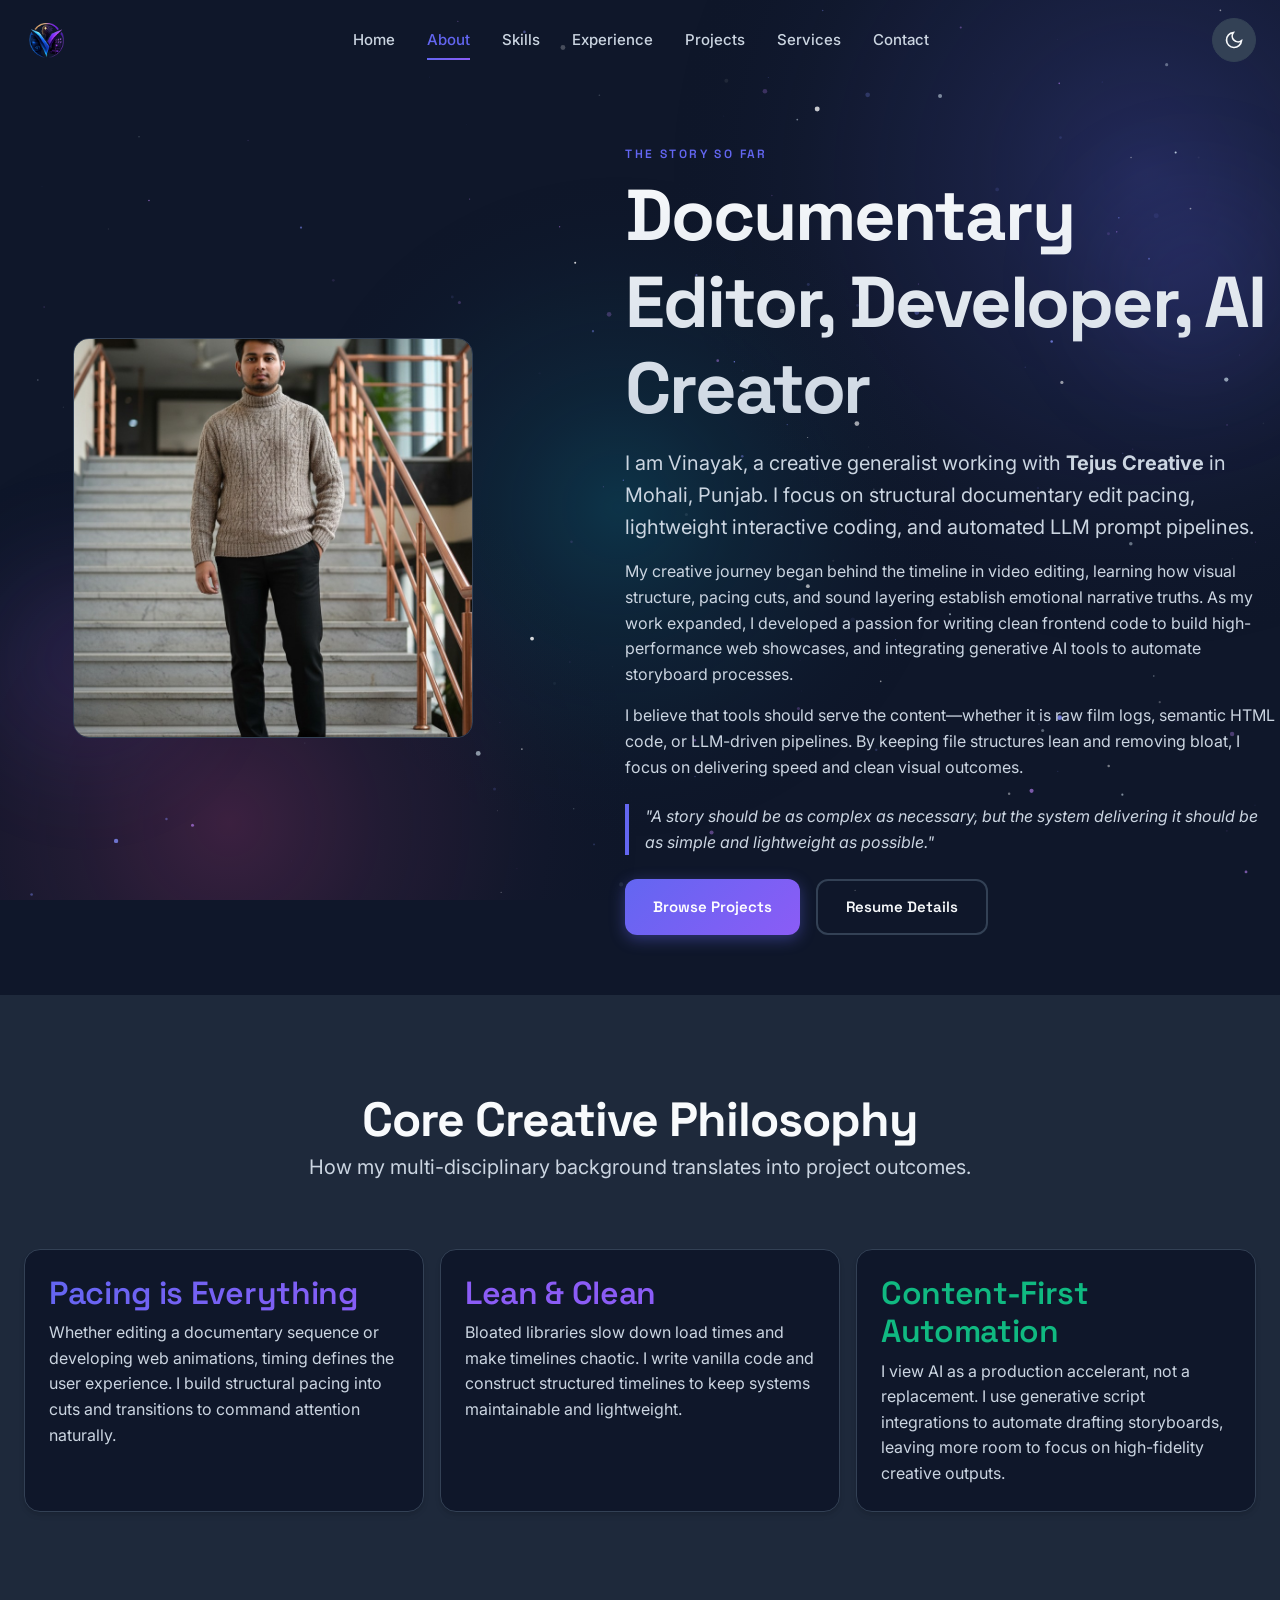
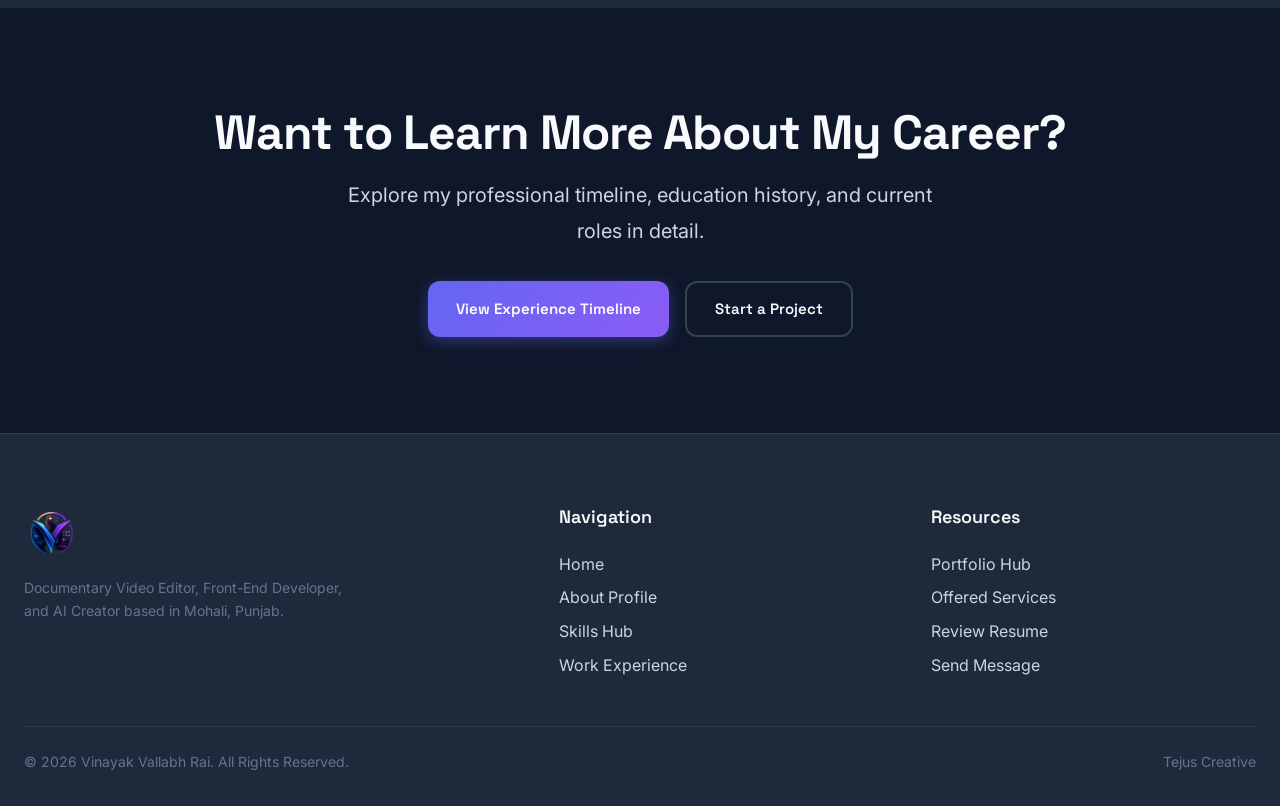
<file: about.html>
<!DOCTYPE html>
<html lang="en">
<head>
  <meta charset="UTF-8">
  <meta name="viewport" content="width=device-width, initial-scale=1.0">
  <title>About Profile — Vinayak Vallabh Rai</title>
  <meta name="description" content="Learn more about Vinayak Vallabh Rai, a documentary video editor, frontend developer and AI workflow creator based in Mohali, Punjab.">
  <link rel="stylesheet" href="assets/css/main.css">
  <link rel="stylesheet" href="assets/css/pages/about.css">
  <script>
    const theme = localStorage.getItem('theme') || 'dark';
    document.documentElement.setAttribute('data-theme', theme);
  </script>
</head>
<body>

  <!-- Preloader Screen -->
  <div class="loader-wrapper" id="preloader">
    <div class="loader-container">
      <div class="loader-logo"><img src="assets/images/logo-png.png" alt="Vinayak Logo" style="height: 60px; width: auto; object-fit: contain; display: inline-block;"></div>
      <div class="loader-bar-bg">
        <div class="loader-bar"></div>
      </div>
    </div>
  </div>

  <!-- Header / Navigation -->
  <header class="header">
    <div class="container nav-container">
      <a href="./" class="logo">
        <img src="assets/images/logo-png.png" alt="Vinayak Logo" style="height: 45px; width: auto; object-fit: contain; display: block;">
      </a>
      <nav class="nav-menu">
        <a href="index.html" class="nav-link">Home</a>
        <a href="about.html" class="nav-link">About</a>
        <a href="skills.html" class="nav-link">Skills</a>
        <a href="experience.html" class="nav-link">Experience</a>
        <a href="projects.html" class="nav-link">Projects</a>
        <a href="services.html" class="nav-link">Services</a>
        <a href="contact.html" class="nav-link">Contact</a>
      </nav>
      <!-- Actions Block (Theme toggle + hamburger) -->
      <div class="nav-actions">
        <button class="theme-toggle" id="theme-toggle" aria-label="Toggle theme">
          <svg class="sun-icon" width="20" height="20" fill="none" stroke="currentColor" stroke-width="2" viewBox="0 0 24 24">
            <circle cx="12" cy="12" r="5"></circle>
            <line x1="12" y1="1" x2="12" y2="3"></line>
            <line x1="12" y1="21" x2="12" y2="23"></line>
            <line x1="4.22" y1="4.22" x2="5.64" y2="5.64"></line>
            <line x1="18.36" y1="18.36" x2="19.78" y2="19.78"></line>
            <line x1="1" y1="12" x2="3" y2="12"></line>
            <line x1="21" y1="12" x2="23" y2="12"></line>
            <line x1="4.22" y1="19.78" x2="5.64" y2="18.36"></line>
            <line x1="18.36" y1="5.64" x2="19.78" y2="4.22"></line>
          </svg>
          <svg class="moon-icon" width="20" height="20" fill="none" stroke="currentColor" stroke-width="2" viewBox="0 0 24 24">
            <path d="M21 12.79A9 9 0 1 1 11.21 3 7 7 0 0 0 21 12.79z"></path>
          </svg>
        </button>
        
        <button class="nav-toggle" aria-label="Toggle navigation menu" aria-expanded="false">
          <span class="hamburger"></span>
        </button>
      </div>
    </div>
  </header>

  <!-- Mobile Overlay Menu -->
  <div class="mobile-nav">
    <div class="mobile-nav-list">
      <a href="index.html" class="mobile-nav-link">Home</a>
      <a href="about.html" class="mobile-nav-link">About</a>
      <a href="skills.html" class="mobile-nav-link">Skills</a>
      <a href="experience.html" class="mobile-nav-link">Experience</a>
      <a href="projects.html" class="mobile-nav-link">Projects</a>
      <a href="services.html" class="mobile-nav-link">Services</a>
      <a href="contact.html" class="mobile-nav-link">Contact</a>
    </div>
  </div>

  <div class="glow-spot" style="top: 15%; right: -5%;"></div>
  <div class="glow-spot secondary" style="bottom: 10%; left: -5%;"></div>

  <!-- About Hero & Profile -->
  <main class="about-hero container">
    <div class="profile-grid">
      <!-- Image side -->
      <div class="reveal-left">
        <div class="profile-img-container" style="overflow: hidden; border-radius: var(--radius-xl); border: 1px solid var(--border-color); aspect-ratio: 1; width: 100%; max-width: 400px;">
          <img src="assets/images/profile.jpg" alt="Vinayak Vallabh Rai" style="width: 100%; height: 100%; object-fit: cover; display: block;">
        </div>
      </div>
      
      <!-- Text side -->
      <div class="reveal-right">
        <span class="eyebrow">The Story So Far</span>
        <h1 class="mb-md text-gradient-white">Documentary Editor, Developer, AI Creator</h1>
        <p class="body-lg mb-md">
          I am Vinayak, a creative generalist working with <strong>Tejus Creative</strong> in Mohali, Punjab. I focus on structural documentary edit pacing, lightweight interactive coding, and automated LLM prompt pipelines.
        </p>
        <p class="mb-md">
          My creative journey began behind the timeline in video editing, learning how visual structure, pacing cuts, and sound layering establish emotional narrative truths. As my work expanded, I developed a passion for writing clean frontend code to build high-performance web showcases, and integrating generative AI tools to automate storyboard processes.
        </p>
        <p class="mb-md">
          I believe that tools should serve the content—whether it is raw film logs, semantic HTML code, or LLM-driven pipelines. By keeping file structures lean and removing bloat, I focus on delivering speed and clean visual outcomes.
        </p>
        
        <div class="philosophy-quote">
          <p class="body-md">"A story should be as complex as necessary, but the system delivering it should be as simple and lightweight as possible."</p>
        </div>
        
        <div class="btn-group mt-xl">
          <a href="projects.html" class="btn btn-primary">Browse Projects</a>
          <a href="resume.html" class="btn btn-secondary">Resume Details</a>
        </div>
      </div>
    </div>
  </main>

  <!-- Strengths Preview -->
  <section class="py-3xl section" style="background-color: var(--bg-secondary);">
    <div class="container">
      <div class="section-header center reveal">
        <h2>Core Creative Philosophy</h2>
        <p class="lead">How my multi-disciplinary background translates into project outcomes.</p>
      </div>

      <div class="grid grid-cols-1 grid-cols-md-3 gap-xl reveal">
        <div class="card glass p-lg">
          <h3 class="mb-sm text-gradient-accent">Pacing is Everything</h3>
          <p>Whether editing a documentary sequence or developing web animations, timing defines the user experience. I build structural pacing into cuts and transitions to command attention naturally.</p>
        </div>
        <div class="card glass p-lg">
          <h3 class="mb-sm" style="color: var(--accent-secondary);">Lean & Clean</h3>
          <p>Bloated libraries slow down load times and make timelines chaotic. I write vanilla code and construct structured timelines to keep systems maintainable and lightweight.</p>
        </div>
        <div class="card glass p-lg">
          <h3 class="mb-sm" style="color: var(--success);">Content-First Automation</h3>
          <p>I view AI as a production accelerant, not a replacement. I use generative script integrations to automate drafting storyboards, leaving more room to focus on high-fidelity creative outputs.</p>
        </div>
      </div>
    </div>
  </section>

  <!-- CTA Band -->
  <section class="py-3xl section text-center">
    <div class="container reveal">
      <h2 class="mb-md">Want to Learn More About My Career?</h2>
      <p class="lead mb-xl" style="max-width: 600px; margin-left: auto; margin-right: auto;">Explore my professional timeline, education history, and current roles in detail.</p>
      <div class="btn-group justify-center">
        <a href="experience.html" class="btn btn-primary">View Experience Timeline</a>
        <a href="contact.html" class="btn btn-secondary">Start a Project</a>
      </div>
    </div>
  </section>

  <!-- Footer -->
  <footer class="footer">
    <div class="container">
      <div class="footer-top">
        <div class="footer-brand">
          <a href="./" class="logo">
        <img src="assets/images/logo-png.png" alt="Vinayak Logo" style="height: 45px; width: auto; object-fit: contain; display: block;">
      </a>
          <p class="body-sm">Documentary Video Editor, Front-End Developer, and AI Creator based in Mohali, Punjab.</p>
        </div>
        <div class="footer-column">
          <h4>Navigation</h4>
          <div class="footer-links">
            <a href="index.html">Home</a>
            <a href="about.html">About Profile</a>
            <a href="skills.html">Skills Hub</a>
            <a href="experience.html">Work Experience</a>
          </div>
        </div>
        <div class="footer-column">
          <h4>Resources</h4>
          <div class="footer-links">
            <a href="projects.html">Portfolio Hub</a>
            <a href="services.html">Offered Services</a>
            <a href="resume.html">Review Resume</a>
            <a href="contact.html">Send Message</a>
          </div>
        </div>
      </div>
      <div class="footer-bottom">
        <div class="copyright">&copy; 2026 Vinayak Vallabh Rai. All Rights Reserved.</div>
        <div class="footer-meta"><span>Tejus Creative</span></div>
      </div>
    </div>
  </footer>

  <button class="back-to-top" aria-label="Scroll back to top">
    <svg width="24" height="24" fill="currentColor" viewBox="0 0 24 24"><path d="M7.41 15.41L12 10.83l4.59 4.58L18 14l-6-6-6 6z"/></svg>
  </button>

  <script src="assets/js/main.js"></script>
</body>
</html>
</file>
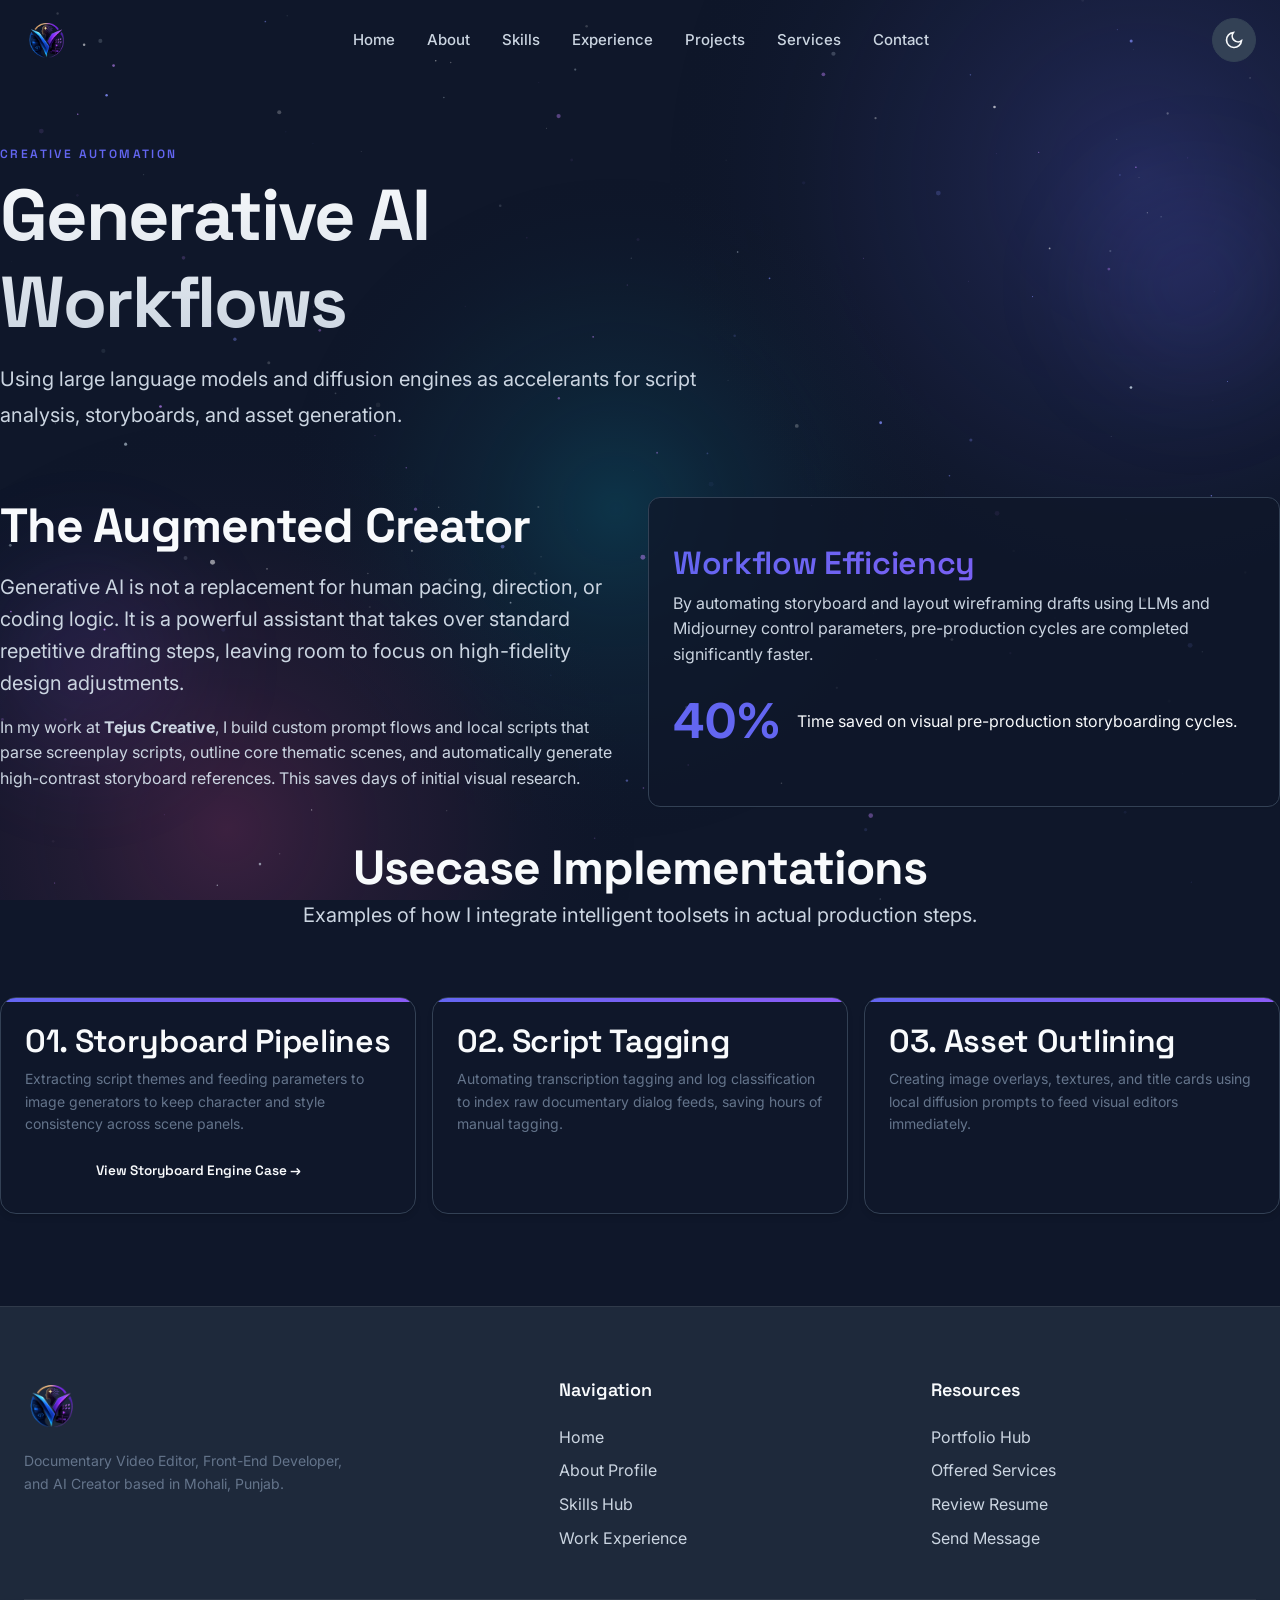
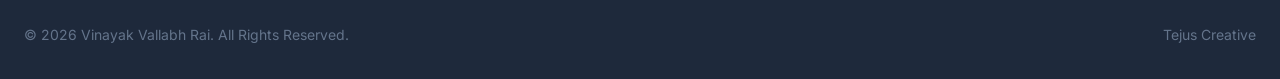
<file: ai-creator.html>
<!DOCTYPE html>
<html lang="en">
<head>
  <meta charset="UTF-8">
  <meta name="viewport" content="width=device-width, initial-scale=1.0">
  <title>AI Creator & Workflows — Vinayak Vallabh Rai</title>
  <meta name="description" content="AI creator and workflow automation integrations by Vinayak Vallabh Rai. pre-production storyboard automations.">
  <link rel="stylesheet" href="assets/css/main.css">
  <link rel="stylesheet" href="assets/css/pages/ai-creator.css">
  <script>
    const theme = localStorage.getItem('theme') || 'dark';
    document.documentElement.setAttribute('data-theme', theme);
  </script>
</head>
<body>

  <!-- Preloader Screen -->
  <div class="loader-wrapper" id="preloader">
    <div class="loader-container">
      <div class="loader-logo"><img src="assets/images/logo-png.png" alt="Vinayak Logo" style="height: 60px; width: auto; object-fit: contain; display: inline-block;"></div>
      <div class="loader-bar-bg">
        <div class="loader-bar"></div>
      </div>
    </div>
  </div>

  <!-- Header / Navigation -->
  <header class="header">
    <div class="container nav-container">
      <a href="./" class="logo">
        <img src="assets/images/logo-png.png" alt="Vinayak Logo" style="height: 45px; width: auto; object-fit: contain; display: block;">
      </a>
      <nav class="nav-menu">
        <a href="index.html" class="nav-link">Home</a>
        <a href="about.html" class="nav-link">About</a>
        <a href="skills.html" class="nav-link">Skills</a>
        <a href="experience.html" class="nav-link">Experience</a>
        <a href="projects.html" class="nav-link">Projects</a>
        <a href="services.html" class="nav-link">Services</a>
        <a href="contact.html" class="nav-link">Contact</a>
      </nav>
      <!-- Actions Block (Theme toggle + hamburger) -->
      <div class="nav-actions">
        <button class="theme-toggle" id="theme-toggle" aria-label="Toggle theme">
          <svg class="sun-icon" width="20" height="20" fill="none" stroke="currentColor" stroke-width="2" viewBox="0 0 24 24">
            <circle cx="12" cy="12" r="5"></circle>
            <line x1="12" y1="1" x2="12" y2="3"></line>
            <line x1="12" y1="21" x2="12" y2="23"></line>
            <line x1="4.22" y1="4.22" x2="5.64" y2="5.64"></line>
            <line x1="18.36" y1="18.36" x2="19.78" y2="19.78"></line>
            <line x1="1" y1="12" x2="3" y2="12"></line>
            <line x1="21" y1="12" x2="23" y2="12"></line>
            <line x1="4.22" y1="19.78" x2="5.64" y2="18.36"></line>
            <line x1="18.36" y1="5.64" x2="19.78" y2="4.22"></line>
          </svg>
          <svg class="moon-icon" width="20" height="20" fill="none" stroke="currentColor" stroke-width="2" viewBox="0 0 24 24">
            <path d="M21 12.79A9 9 0 1 1 11.21 3 7 7 0 0 0 21 12.79z"></path>
          </svg>
        </button>
        
        <button class="nav-toggle" aria-label="Toggle navigation menu" aria-expanded="false">
          <span class="hamburger"></span>
        </button>
      </div>
    </div>
  </header>

  <!-- Mobile Overlay Menu -->
  <div class="mobile-nav">
    <div class="mobile-nav-list">
      <a href="index.html" class="mobile-nav-link">Home</a>
      <a href="about.html" class="mobile-nav-link">About</a>
      <a href="skills.html" class="mobile-nav-link">Skills</a>
      <a href="experience.html" class="mobile-nav-link">Experience</a>
      <a href="projects.html" class="mobile-nav-link">Projects</a>
      <a href="services.html" class="mobile-nav-link">Services</a>
      <a href="contact.html" class="mobile-nav-link">Contact</a>
    </div>
  </div>

  <div class="glow-spot" style="top: 15%; right: -5%;"></div>
  <div class="glow-spot secondary" style="bottom: 10%; left: -5%;"></div>

  <!-- AI Creator Main -->
  <main class="ai-hero container">
    <div class="section-header reveal">
      <span class="eyebrow">Creative Automation</span>
      <h1 class="mb-md text-gradient-white">Generative AI Workflows</h1>
      <p class="lead">Using large language models and diffusion engines as accelerants for script analysis, storyboards, and asset generation.</p>
    </div>

    <!-- AI Philosophy -->
    <div class="grid grid-cols-1 grid-cols-md-2 gap-xl mb-3xl reveal">
      <div>
        <h2 class="mb-md">The Augmented Creator</h2>
        <p class="body-lg mb-md text-secondary">
          Generative AI is not a replacement for human pacing, direction, or coding logic. It is a powerful assistant that takes over standard repetitive drafting steps, leaving room to focus on high-fidelity design adjustments.
        </p>
        <p class="mb-md">
          In my work at <strong>Tejus Creative</strong>, I build custom prompt flows and local scripts that parse screenplay scripts, outline core thematic scenes, and automatically generate high-contrast storyboard references. This saves days of initial visual research.
        </p>
      </div>
      <div class="glass p-lg flex flex-col justify-center" style="border-radius: var(--radius-lg);">
        <h3 class="mb-sm text-gradient-accent">Workflow Efficiency</h3>
        <p class="mb-md">By automating storyboard and layout wireframing drafts using LLMs and Midjourney control parameters, pre-production cycles are completed significantly faster.</p>
        <div class="flex gap-md align-center">
          <strong style="font-size: 3rem; color: var(--accent);">40%</strong>
          <span>Time saved on visual pre-production storyboarding cycles.</span>
        </div>
      </div>
    </div>

    <!-- AI Use Cases -->
    <section class="py-xl reveal">
      <div class="section-header center">
        <h2>Usecase Implementations</h2>
        <p class="lead">Examples of how I integrate intelligent toolsets in actual production steps.</p>
      </div>

      <div class="grid grid-cols-1 grid-cols-md-3 gap-xl">
        <div class="card glass p-lg card-accent-top" style="--accent: var(--accent);">
          <h3 class="mb-sm">01. Storyboard Pipelines</h3>
          <p class="body-sm text-secondary mb-md">Extracting script themes and feeding parameters to image generators to keep character and style consistency across scene panels.</p>
          <a href="project-detail.html?slug=ai-storyboarder" class="btn btn-ghost btn-sm mt-auto" style="padding-left:0; color:var(--accent);">View Storyboard Engine Case →</a>
        </div>
        <div class="card glass p-lg card-accent-top" style="--accent: var(--accent-secondary);">
          <h3 class="mb-sm">02. Script Tagging</h3>
          <p class="body-sm text-secondary mb-md">Automating transcription tagging and log classification to index raw documentary dialog feeds, saving hours of manual tagging.</p>
        </div>
        <div class="card glass p-lg card-accent-top" style="--accent: var(--success);">
          <h3 class="mb-sm">03. Asset Outlining</h3>
          <p class="body-sm text-secondary mb-md">Creating image overlays, textures, and title cards using local diffusion prompts to feed visual editors immediately.</p>
        </div>
      </div>
    </section>
  </main>

  <!-- Footer -->
  <footer class="footer">
    <div class="container">
      <div class="footer-top">
        <div class="footer-brand">
          <a href="./" class="logo">
        <img src="assets/images/logo-png.png" alt="Vinayak Logo" style="height: 45px; width: auto; object-fit: contain; display: block;">
      </a>
          <p class="body-sm">Documentary Video Editor, Front-End Developer, and AI Creator based in Mohali, Punjab.</p>
        </div>
        <div class="footer-column">
          <h4>Navigation</h4>
          <div class="footer-links">
            <a href="index.html">Home</a>
            <a href="about.html">About Profile</a>
            <a href="skills.html">Skills Hub</a>
            <a href="experience.html">Work Experience</a>
          </div>
        </div>
        <div class="footer-column">
          <h4>Resources</h4>
          <div class="footer-links">
            <a href="projects.html">Portfolio Hub</a>
            <a href="services.html">Offered Services</a>
            <a href="resume.html">Review Resume</a>
            <a href="contact.html">Send Message</a>
          </div>
        </div>
      </div>
      <div class="footer-bottom">
        <div class="copyright">&copy; 2026 Vinayak Vallabh Rai. All Rights Reserved.</div>
        <div class="footer-meta"><span>Tejus Creative</span></div>
      </div>
    </div>
  </footer>

  <button class="back-to-top" aria-label="Scroll back to top">
    <svg width="24" height="24" fill="currentColor" viewBox="0 0 24 24"><path d="M7.41 15.41L12 10.83l4.59 4.58L18 14l-6-6-6 6z"/></svg>
  </button>

  <script src="assets/js/main.js"></script>
</body>
</html>
</file>
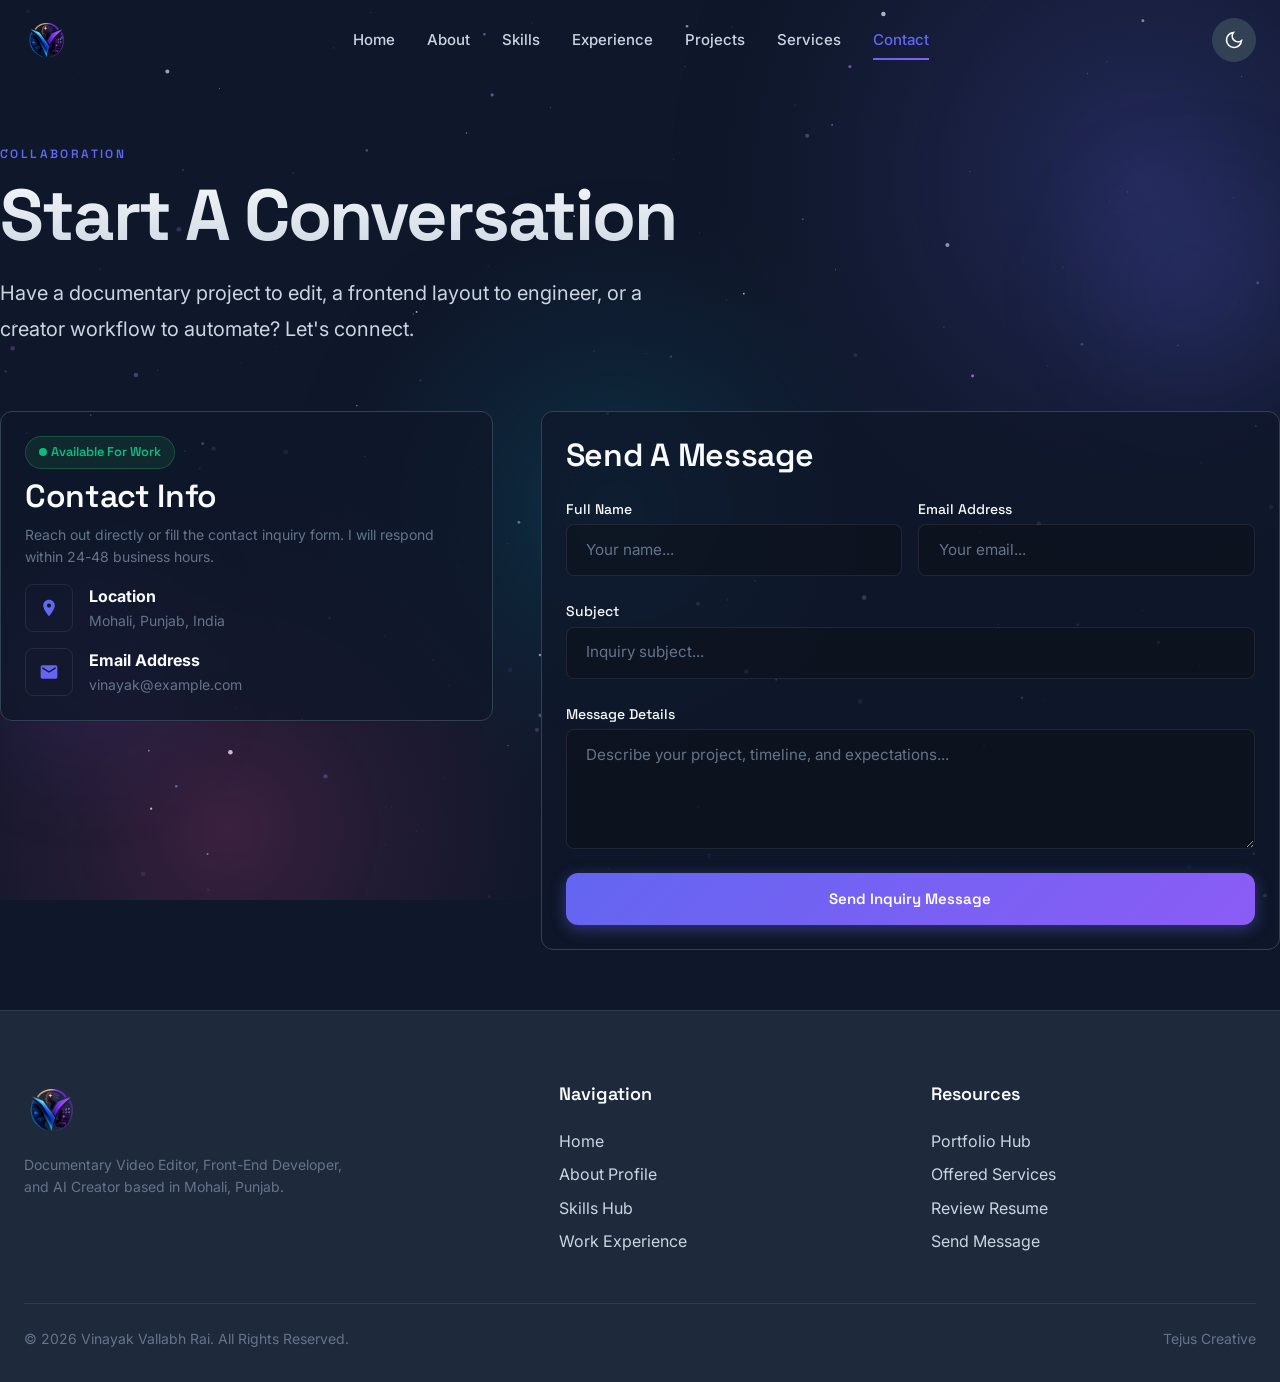
<file: contact.html>
<!DOCTYPE html>
<html lang="en">
<head>
  <meta charset="UTF-8">
  <meta name="viewport" content="width=device-width, initial-scale=1.0">
  <title>Contact & Inquiries — Vinayak Vallabh Rai</title>
  <meta name="description" content="Get in touch with Vinayak Vallabh Rai for video editing, front-end development, or AI consulting inquiries.">
  <link rel="stylesheet" href="assets/css/main.css">
  <link rel="stylesheet" href="assets/css/pages/contact.css">
  <script>
    const theme = localStorage.getItem('theme') || 'dark';
    document.documentElement.setAttribute('data-theme', theme);
  </script>
</head>
<body>

  <!-- Preloader Screen -->
  <div class="loader-wrapper" id="preloader">
    <div class="loader-container">
      <div class="loader-logo"><img src="assets/images/logo-png.png" alt="Vinayak Logo" style="height: 60px; width: auto; object-fit: contain; display: inline-block;"></div>
      <div class="loader-bar-bg">
        <div class="loader-bar"></div>
      </div>
    </div>
  </div>

  <!-- Header / Navigation -->
  <header class="header">
    <div class="container nav-container">
      <a href="./" class="logo">
        <img src="assets/images/logo-png.png" alt="Vinayak Logo" style="height: 45px; width: auto; object-fit: contain; display: block;">
      </a>
      <nav class="nav-menu">
        <a href="index.html" class="nav-link">Home</a>
        <a href="about.html" class="nav-link">About</a>
        <a href="skills.html" class="nav-link">Skills</a>
        <a href="experience.html" class="nav-link">Experience</a>
        <a href="projects.html" class="nav-link">Projects</a>
        <a href="services.html" class="nav-link">Services</a>
        <a href="contact.html" class="nav-link">Contact</a>
      </nav>
      <!-- Actions Block (Theme toggle + hamburger) -->
      <div class="nav-actions">
        <button class="theme-toggle" id="theme-toggle" aria-label="Toggle theme">
          <svg class="sun-icon" width="20" height="20" fill="none" stroke="currentColor" stroke-width="2" viewBox="0 0 24 24">
            <circle cx="12" cy="12" r="5"></circle>
            <line x1="12" y1="1" x2="12" y2="3"></line>
            <line x1="12" y1="21" x2="12" y2="23"></line>
            <line x1="4.22" y1="4.22" x2="5.64" y2="5.64"></line>
            <line x1="18.36" y1="18.36" x2="19.78" y2="19.78"></line>
            <line x1="1" y1="12" x2="3" y2="12"></line>
            <line x1="21" y1="12" x2="23" y2="12"></line>
            <line x1="4.22" y1="19.78" x2="5.64" y2="18.36"></line>
            <line x1="18.36" y1="5.64" x2="19.78" y2="4.22"></line>
          </svg>
          <svg class="moon-icon" width="20" height="20" fill="none" stroke="currentColor" stroke-width="2" viewBox="0 0 24 24">
            <path d="M21 12.79A9 9 0 1 1 11.21 3 7 7 0 0 0 21 12.79z"></path>
          </svg>
        </button>
        
        <button class="nav-toggle" aria-label="Toggle navigation menu" aria-expanded="false">
          <span class="hamburger"></span>
        </button>
      </div>
    </div>
  </header>

  <!-- Mobile Overlay Menu -->
  <div class="mobile-nav">
    <div class="mobile-nav-list">
      <a href="index.html" class="mobile-nav-link">Home</a>
      <a href="about.html" class="mobile-nav-link">About</a>
      <a href="skills.html" class="mobile-nav-link">Skills</a>
      <a href="experience.html" class="mobile-nav-link">Experience</a>
      <a href="projects.html" class="mobile-nav-link">Projects</a>
      <a href="services.html" class="mobile-nav-link">Services</a>
      <a href="contact.html" class="mobile-nav-link">Contact</a>
    </div>
  </div>

  <div class="glow-spot" style="top: 15%; right: -5%;"></div>
  <div class="glow-spot secondary" style="bottom: 10%; left: -5%;"></div>

  <!-- Contact Main Section -->
  <main class="contact-hero container">
    <div class="section-header reveal">
      <span class="eyebrow">Collaboration</span>
      <h1 class="mb-md text-gradient-white">Start A Conversation</h1>
      <p class="lead">Have a documentary project to edit, a frontend layout to engineer, or a creator workflow to automate? Let's connect.</p>
    </div>

    <!-- Contact Layout Grid -->
    <div class="grid contact-layout reveal mb-3xl">
      <!-- Info Column -->
      <div class="contact-info-list">
        <div class="glass p-lg flex flex-col gap-md" style="border-radius: var(--radius-lg);">
          <div>
            <span class="availability-tag mb-sm">
              <div class="pulse-dot"></div>
              Available For Work
            </span>
            <h3 class="mb-sm">Contact Info</h3>
            <p class="body-sm text-secondary">Reach out directly or fill the contact inquiry form. I will respond within 24-48 business hours.</p>
          </div>

          <div class="contact-info-item mt-md">
            <div class="contact-info-icon">
              <svg width="20" height="20" fill="currentColor" viewBox="0 0 24 24"><path d="M12 2C8.13 2 5 5.13 5 9c0 5.25 7 13 7 13s7-7.75 7-13c0-3.87-3.13-7-7-7zm0 9.5c-1.38 0-2.5-1.12-2.5-2.5s1.12-2.5 2.5-2.5 2.5 1.12 2.5 2.5-1.12 2.5-2.5 2.5z"/></svg>
            </div>
            <div>
              <strong>Location</strong>
              <p class="body-sm">Mohali, Punjab, India</p>
            </div>
          </div>

          <div class="contact-info-item">
            <div class="contact-info-icon">
              <svg width="20" height="20" fill="currentColor" viewBox="0 0 24 24"><path d="M20 4H4c-1.1 0-1.99.9-1.99 2L2 18c0 1.1.9 2 2 2h16c1.1 0 2-.9 2-2V6c0-1.1-.9-2-2-2zm0 4l-8 5-8-5V6l8 5 8-5v2z"/></svg>
            </div>
            <div>
              <strong>Email Address</strong>
              <p class="body-sm">vinayak@example.com</p>
            </div>
          </div>
        </div>
      </div>

      <!-- Form Column -->
      <div class="glass p-lg" style="border-radius: var(--radius-lg);">
        <h3 class="mb-lg">Send A Message</h3>
        
        <!-- Feedback Overlay -->
        <div id="form-feedback" class="form-feedback"></div>
        
        <form id="contact-form" novalidate>
          <div class="grid grid-cols-1 grid-cols-sm-2 gap-md">
            <div class="form-group">
              <label for="name" class="form-label">Full Name</label>
              <input type="text" id="name" class="form-control" placeholder="Your name...">
              <span class="form-error-msg"></span>
            </div>
            
            <div class="form-group">
              <label for="email" class="form-label">Email Address</label>
              <input type="email" id="email" class="form-control" placeholder="Your email...">
              <span class="form-error-msg"></span>
            </div>
          </div>
          
          <div class="form-group">
            <label for="subject" class="form-label">Subject</label>
            <input type="text" id="subject" class="form-control" placeholder="Inquiry subject...">
            <span class="form-error-msg"></span>
          </div>
          
          <div class="form-group">
            <label for="message" class="form-label">Message Details</label>
            <textarea id="message" class="form-control" placeholder="Describe your project, timeline, and expectations..."></textarea>
            <span class="form-error-msg"></span>
          </div>
          
          <button type="submit" class="btn btn-primary mt-sm" style="width: 100%;">Send Inquiry Message</button>
        </form>
      </div>
    </div>
  </main>

  <!-- Footer -->
  <footer class="footer">
    <div class="container">
      <div class="footer-top">
        <div class="footer-brand">
          <a href="./" class="logo">
        <img src="assets/images/logo-png.png" alt="Vinayak Logo" style="height: 45px; width: auto; object-fit: contain; display: block;">
      </a>
          <p class="body-sm">Documentary Video Editor, Front-End Developer, and AI Creator based in Mohali, Punjab.</p>
        </div>
        <div class="footer-column">
          <h4>Navigation</h4>
          <div class="footer-links">
            <a href="index.html">Home</a>
            <a href="about.html">About Profile</a>
            <a href="skills.html">Skills Hub</a>
            <a href="experience.html">Work Experience</a>
          </div>
        </div>
        <div class="footer-column">
          <h4>Resources</h4>
          <div class="footer-links">
            <a href="projects.html">Portfolio Hub</a>
            <a href="services.html">Offered Services</a>
            <a href="resume.html">Review Resume</a>
            <a href="contact.html">Send Message</a>
          </div>
        </div>
      </div>
      <div class="footer-bottom">
        <div class="copyright">&copy; 2026 Vinayak Vallabh Rai. All Rights Reserved.</div>
        <div class="footer-meta"><span>Tejus Creative</span></div>
      </div>
    </div>
  </footer>

  <button class="back-to-top" aria-label="Scroll back to top">
    <svg width="24" height="24" fill="currentColor" viewBox="0 0 24 24"><path d="M7.41 15.41L12 10.83l4.59 4.58L18 14l-6-6-6 6z"/></svg>
  </button>

  <script src="assets/js/main.js"></script>
  
  <script>
    // Autofill subject from URL parameter if present
    document.addEventListener('DOMContentLoaded', () => {
      const params = new URLSearchParams(window.location.search);
      const sub = params.get('subject');
      if (sub) {
        const subInput = document.getElementById('subject');
        if (subInput) subInput.value = sub;
      }
    });
  </script>
</body>
</html>
</file>
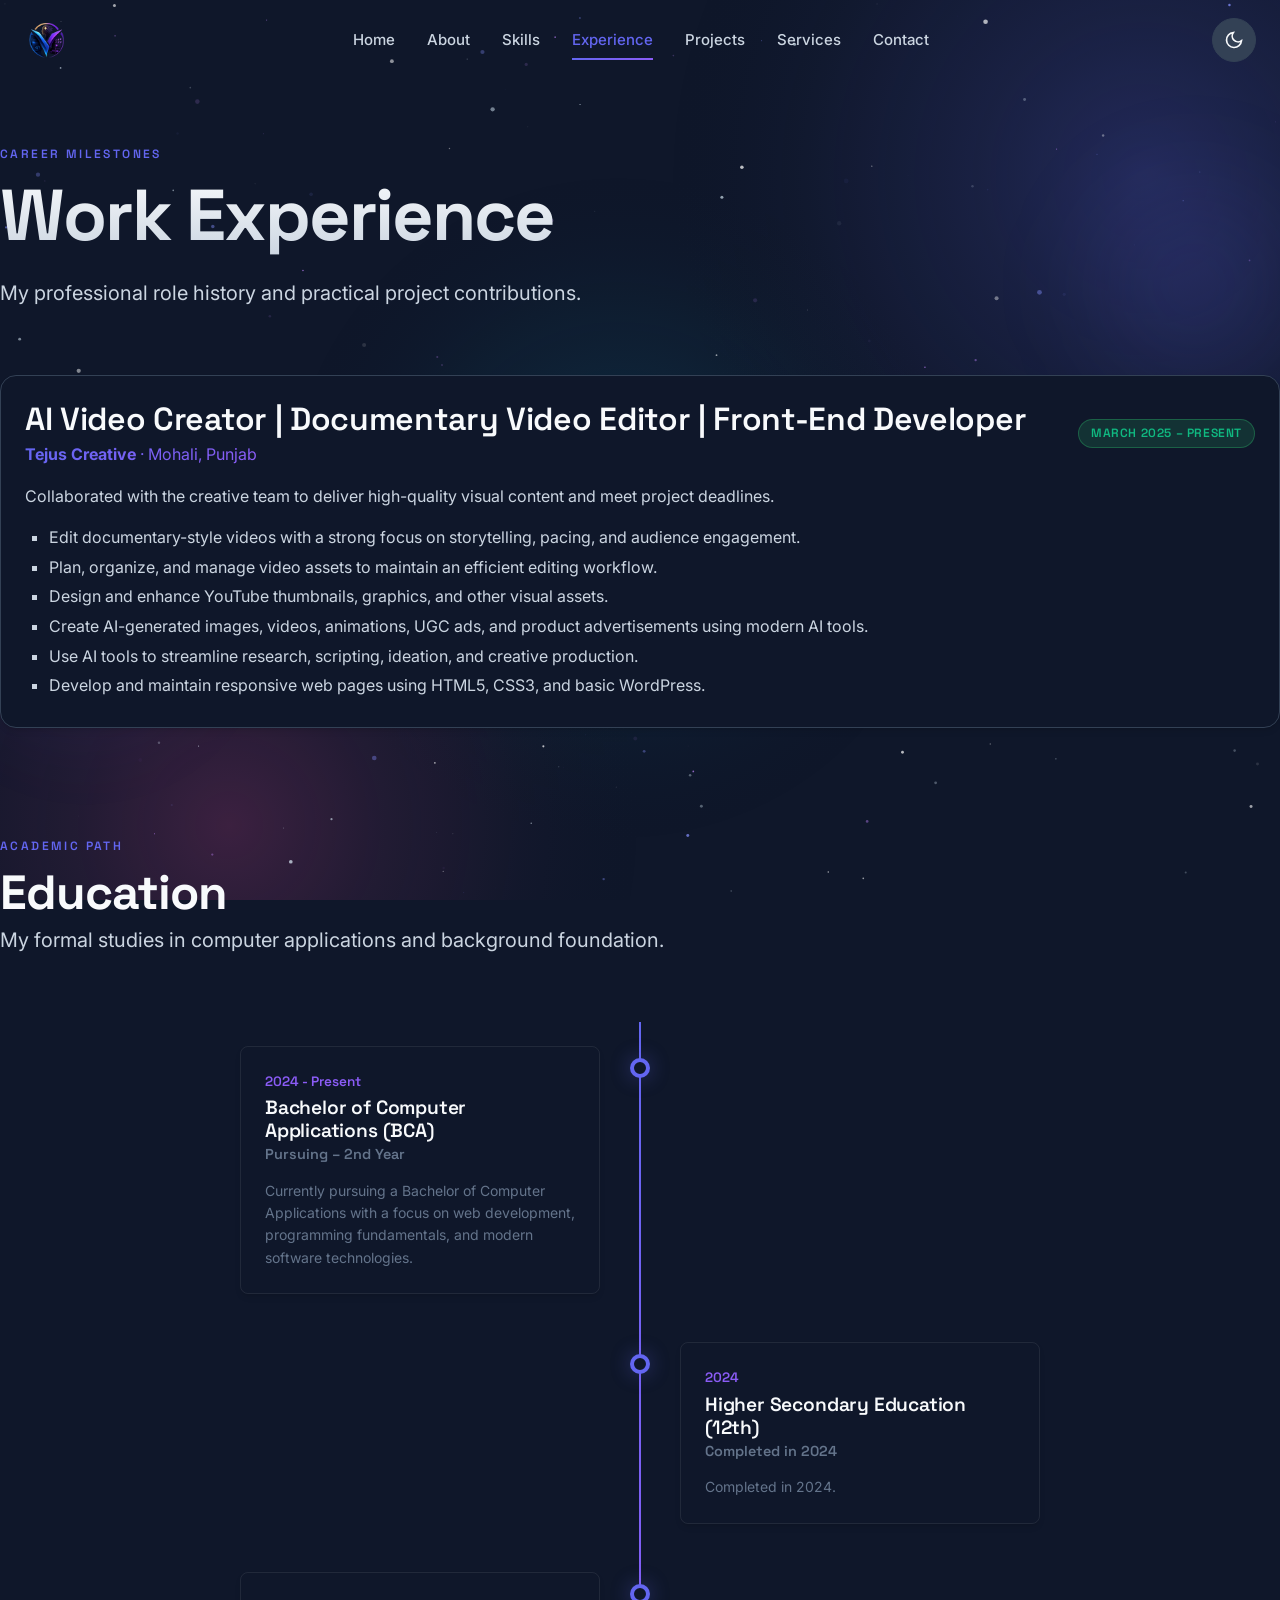
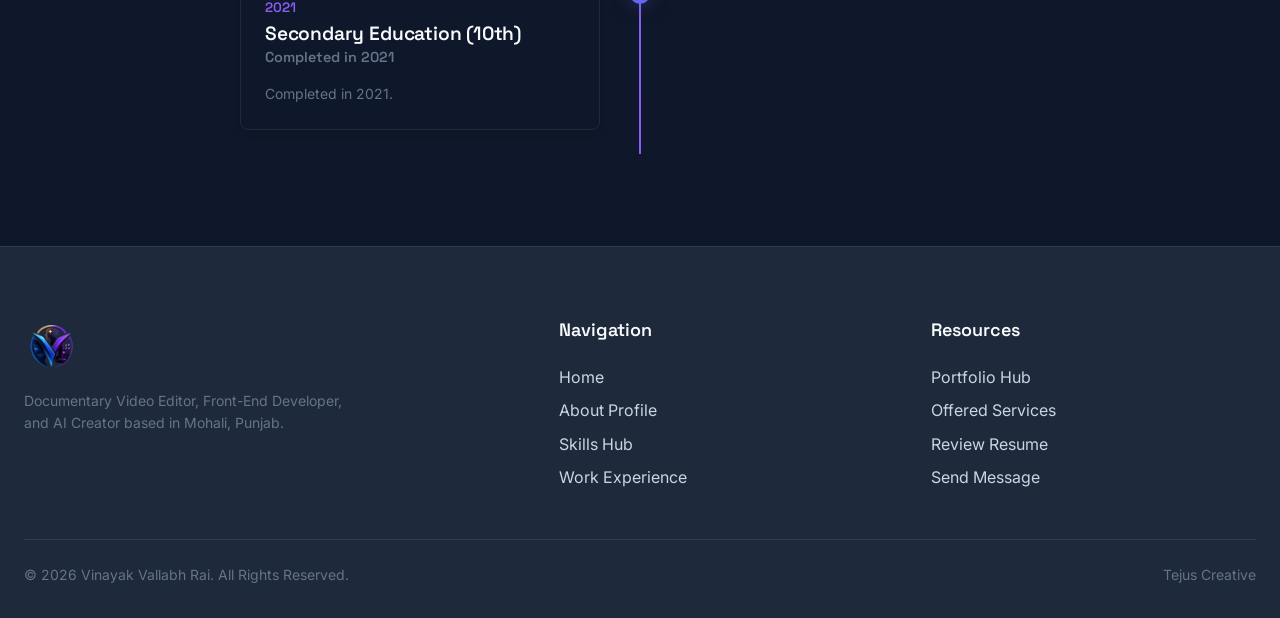
<file: experience.html>
<!DOCTYPE html>
<html lang="en">
<head>
  <meta charset="UTF-8">
  <meta name="viewport" content="width=device-width, initial-scale=1.0">
  <title>Experience & Milestones — Vinayak Vallabh Rai</title>
  <meta name="description" content="View the professional timeline and educational accomplishments of Vinayak Vallabh Rai, Video Editor and Front-End Developer.">
  <link rel="stylesheet" href="assets/css/main.css">
  <link rel="stylesheet" href="assets/css/pages/experience.css">
  <script>
    const theme = localStorage.getItem('theme') || 'dark';
    document.documentElement.setAttribute('data-theme', theme);
  </script>
</head>
<body>

  <!-- Preloader Screen -->
  <div class="loader-wrapper" id="preloader">
    <div class="loader-container">
      <div class="loader-logo"><img src="assets/images/logo-png.png" alt="Vinayak Logo" style="height: 60px; width: auto; object-fit: contain; display: inline-block;"></div>
      <div class="loader-bar-bg">
        <div class="loader-bar"></div>
      </div>
    </div>
  </div>

  <!-- Header / Navigation -->
  <header class="header">
    <div class="container nav-container">
      <a href="./" class="logo">
        <img src="assets/images/logo-png.png" alt="Vinayak Logo" style="height: 45px; width: auto; object-fit: contain; display: block;">
      </a>
      <nav class="nav-menu">
        <a href="index.html" class="nav-link">Home</a>
        <a href="about.html" class="nav-link">About</a>
        <a href="skills.html" class="nav-link">Skills</a>
        <a href="experience.html" class="nav-link">Experience</a>
        <a href="projects.html" class="nav-link">Projects</a>
        <a href="services.html" class="nav-link">Services</a>
        <a href="contact.html" class="nav-link">Contact</a>
      </nav>
      <!-- Actions Block (Theme toggle + hamburger) -->
      <div class="nav-actions">
        <button class="theme-toggle" id="theme-toggle" aria-label="Toggle theme">
          <svg class="sun-icon" width="20" height="20" fill="none" stroke="currentColor" stroke-width="2" viewBox="0 0 24 24">
            <circle cx="12" cy="12" r="5"></circle>
            <line x1="12" y1="1" x2="12" y2="3"></line>
            <line x1="12" y1="21" x2="12" y2="23"></line>
            <line x1="4.22" y1="4.22" x2="5.64" y2="5.64"></line>
            <line x1="18.36" y1="18.36" x2="19.78" y2="19.78"></line>
            <line x1="1" y1="12" x2="3" y2="12"></line>
            <line x1="21" y1="12" x2="23" y2="12"></line>
            <line x1="4.22" y1="19.78" x2="5.64" y2="18.36"></line>
            <line x1="18.36" y1="5.64" x2="19.78" y2="4.22"></line>
          </svg>
          <svg class="moon-icon" width="20" height="20" fill="none" stroke="currentColor" stroke-width="2" viewBox="0 0 24 24">
            <path d="M21 12.79A9 9 0 1 1 11.21 3 7 7 0 0 0 21 12.79z"></path>
          </svg>
        </button>
        
        <button class="nav-toggle" aria-label="Toggle navigation menu" aria-expanded="false">
          <span class="hamburger"></span>
        </button>
      </div>
    </div>
  </header>

  <!-- Mobile Overlay Menu -->
  <div class="mobile-nav">
    <div class="mobile-nav-list">
      <a href="index.html" class="mobile-nav-link">Home</a>
      <a href="about.html" class="mobile-nav-link">About</a>
      <a href="skills.html" class="mobile-nav-link">Skills</a>
      <a href="experience.html" class="mobile-nav-link">Experience</a>
      <a href="projects.html" class="mobile-nav-link">Projects</a>
      <a href="services.html" class="mobile-nav-link">Services</a>
      <a href="contact.html" class="mobile-nav-link">Contact</a>
    </div>
  </div>

  <div class="glow-spot" style="top: 15%; right: -5%;"></div>
  <div class="glow-spot secondary" style="bottom: 15%; left: -5%;"></div>

  <!-- Experience Main Content -->
  <main class="experience-hero container">
    <div class="section-header reveal">
      <span class="eyebrow">Career Milestones</span>
      <h1 class="mb-md text-gradient-white">Work Experience</h1>
      <p class="lead">My professional role history and practical project contributions.</p>
    </div>

    <!-- Professional Experience block -->
    <div class="experience-block" id="experience-work-container"></div>

    <!-- Education Section -->
    <section class="py-xl">
      <div class="section-header reveal">
        <span class="eyebrow">Academic Path</span>
        <h2>Education</h2>
        <p class="lead">My formal studies in computer applications and background foundation.</p>
      </div>
      
      <!-- Timeline block for Education -->
      <div class="timeline" id="experience-education-container"></div>
    </section>
  </main>

  <!-- Footer -->
  <footer class="footer">
    <div class="container">
      <div class="footer-top">
        <div class="footer-brand">
          <a href="./" class="logo">
        <img src="assets/images/logo-png.png" alt="Vinayak Logo" style="height: 45px; width: auto; object-fit: contain; display: block;">
      </a>
          <p class="body-sm">Documentary Video Editor, Front-End Developer, and AI Creator based in Mohali, Punjab.</p>
        </div>
        <div class="footer-column">
          <h4>Navigation</h4>
          <div class="footer-links">
            <a href="index.html">Home</a>
            <a href="about.html">About Profile</a>
            <a href="skills.html">Skills Hub</a>
            <a href="experience.html">Work Experience</a>
          </div>
        </div>
        <div class="footer-column">
          <h4>Resources</h4>
          <div class="footer-links">
            <a href="projects.html">Portfolio Hub</a>
            <a href="services.html">Offered Services</a>
            <a href="resume.html">Review Resume</a>
            <a href="contact.html">Send Message</a>
          </div>
        </div>
      </div>
      <div class="footer-bottom">
        <div class="copyright">&copy; 2026 Vinayak Vallabh Rai. All Rights Reserved.</div>
        <div class="footer-meta"><span>Tejus Creative</span></div>
      </div>
    </div>
  </footer>

  <button class="back-to-top" aria-label="Scroll back to top">
    <svg width="24" height="24" fill="currentColor" viewBox="0 0 24 24"><path d="M7.41 15.41L12 10.83l4.59 4.58L18 14l-6-6-6 6z"/></svg>
  </button>

  <script src="assets/js/data/experience.js"></script>
  <script src="assets/js/main.js"></script>
</body>
</html>
</file>
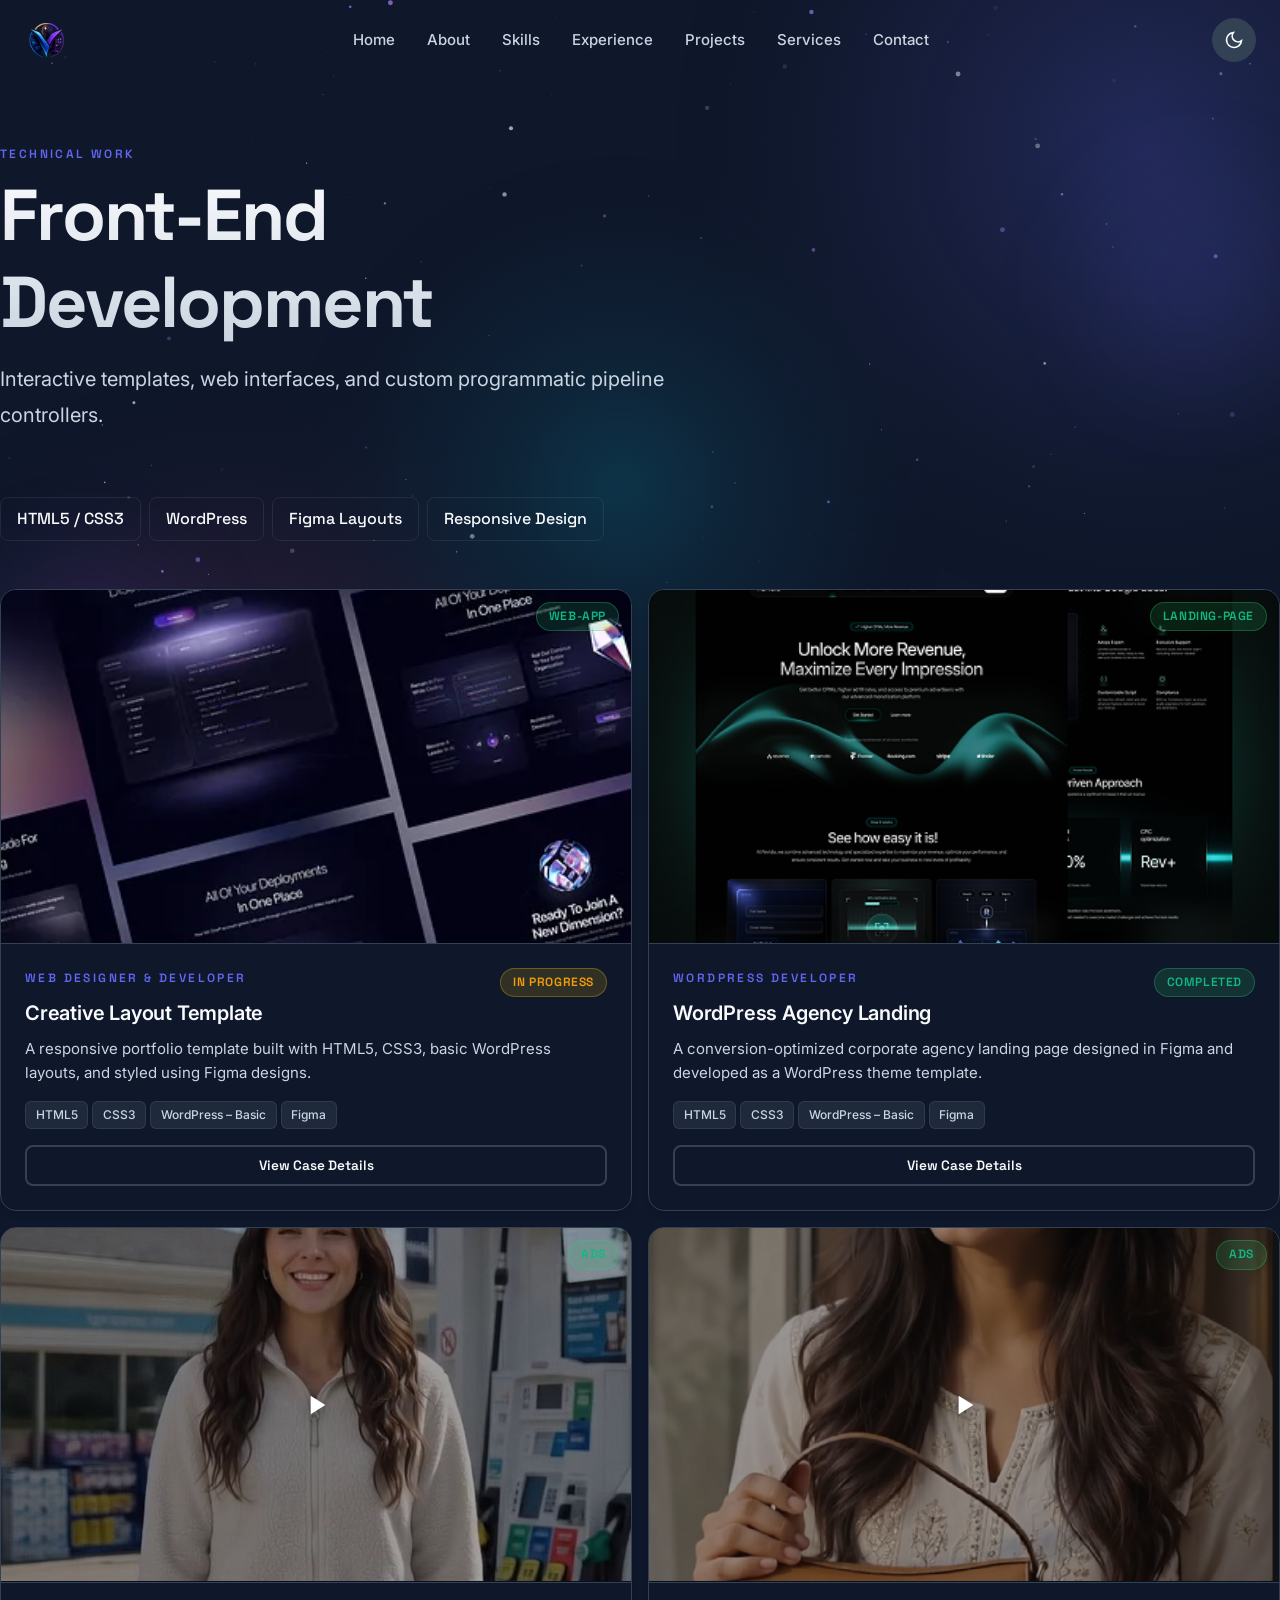
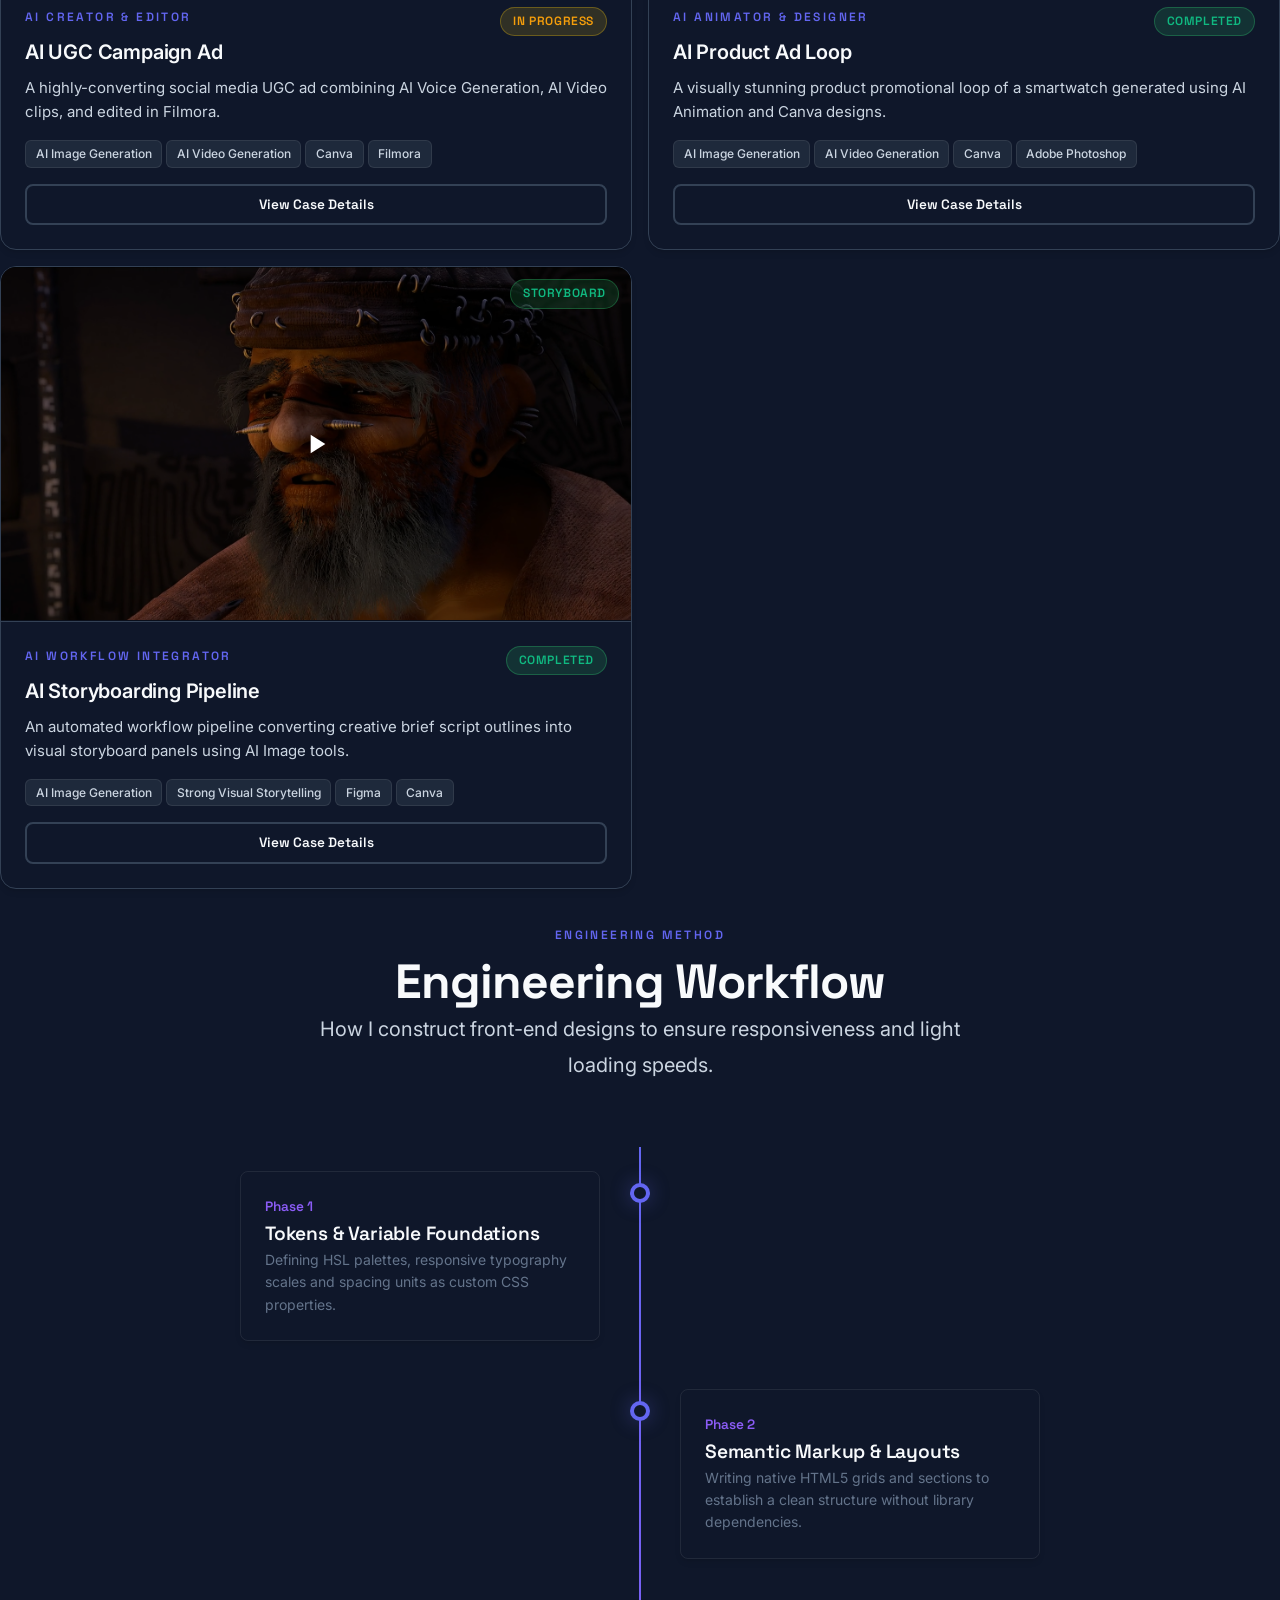
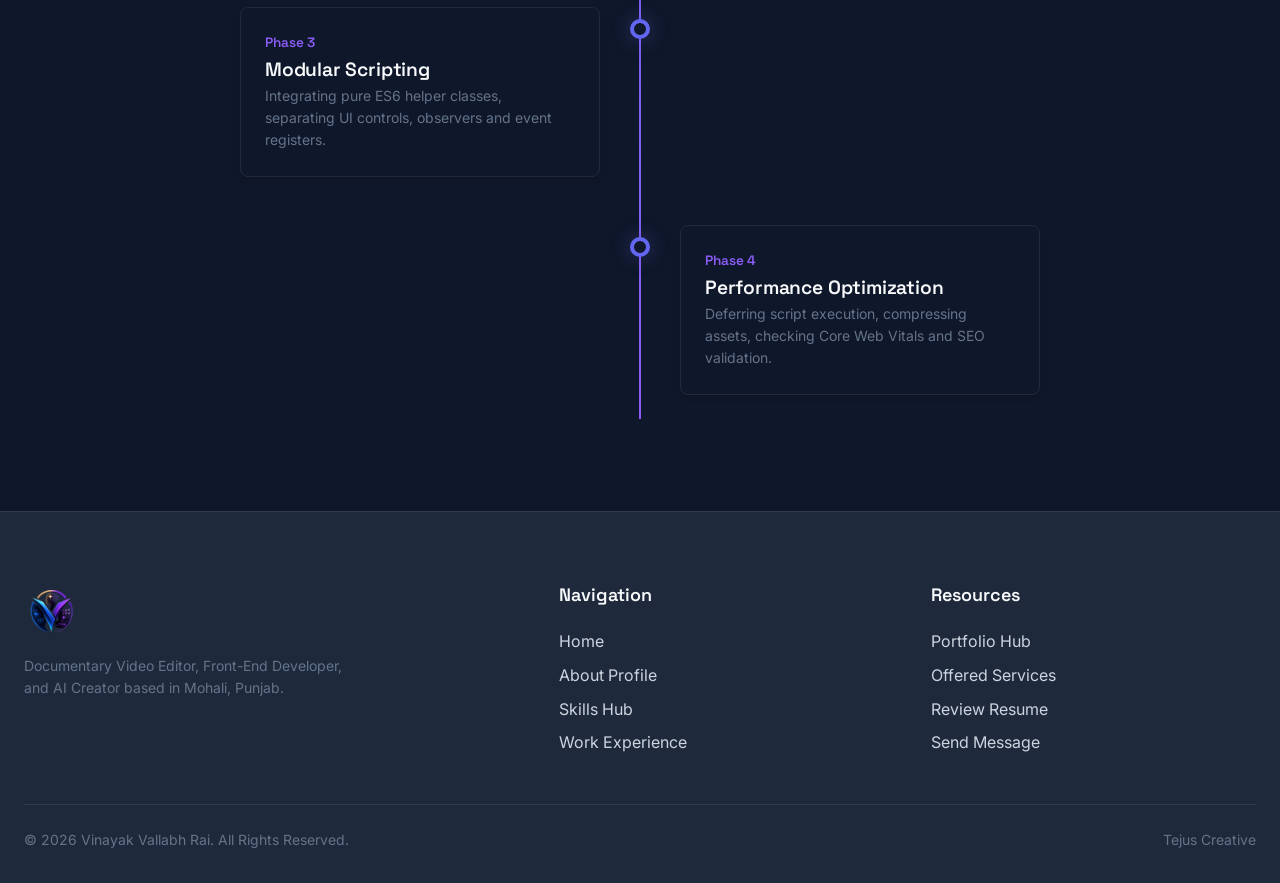
<file: frontend-portfolio.html>
<!DOCTYPE html>
<html lang="en">
<head>
  <meta charset="UTF-8">
  <meta name="viewport" content="width=device-width, initial-scale=1.0">
  <title>Front-End Development Portfolio — Vinayak Vallabh Rai</title>
  <meta name="description" content="Front-end development and automated AI creator work of Vinayak Vallabh Rai, developer.">
  <link rel="stylesheet" href="assets/css/main.css">
  <link rel="stylesheet" href="assets/css/pages/frontend-portfolio.css">
  <script>
    const theme = localStorage.getItem('theme') || 'dark';
    document.documentElement.setAttribute('data-theme', theme);
  </script>
</head>
<body>

  <!-- Preloader Screen -->
  <div class="loader-wrapper" id="preloader">
    <div class="loader-container">
      <div class="loader-logo"><img src="assets/images/logo-png.png" alt="Vinayak Logo" style="height: 60px; width: auto; object-fit: contain; display: inline-block;"></div>
      <div class="loader-bar-bg">
        <div class="loader-bar"></div>
      </div>
    </div>
  </div>

  <!-- Header / Navigation -->
  <header class="header">
    <div class="container nav-container">
      <a href="./" class="logo">
        <img src="assets/images/logo-png.png" alt="Vinayak Logo" style="height: 45px; width: auto; object-fit: contain; display: block;">
      </a>
      <nav class="nav-menu">
        <a href="index.html" class="nav-link">Home</a>
        <a href="about.html" class="nav-link">About</a>
        <a href="skills.html" class="nav-link">Skills</a>
        <a href="experience.html" class="nav-link">Experience</a>
        <a href="projects.html" class="nav-link">Projects</a>
        <a href="services.html" class="nav-link">Services</a>
        <a href="contact.html" class="nav-link">Contact</a>
      </nav>
      <!-- Actions Block (Theme toggle + hamburger) -->
      <div class="nav-actions">
        <button class="theme-toggle" id="theme-toggle" aria-label="Toggle theme">
          <svg class="sun-icon" width="20" height="20" fill="none" stroke="currentColor" stroke-width="2" viewBox="0 0 24 24">
            <circle cx="12" cy="12" r="5"></circle>
            <line x1="12" y1="1" x2="12" y2="3"></line>
            <line x1="12" y1="21" x2="12" y2="23"></line>
            <line x1="4.22" y1="4.22" x2="5.64" y2="5.64"></line>
            <line x1="18.36" y1="18.36" x2="19.78" y2="19.78"></line>
            <line x1="1" y1="12" x2="3" y2="12"></line>
            <line x1="21" y1="12" x2="23" y2="12"></line>
            <line x1="4.22" y1="19.78" x2="5.64" y2="18.36"></line>
            <line x1="18.36" y1="5.64" x2="19.78" y2="4.22"></line>
          </svg>
          <svg class="moon-icon" width="20" height="20" fill="none" stroke="currentColor" stroke-width="2" viewBox="0 0 24 24">
            <path d="M21 12.79A9 9 0 1 1 11.21 3 7 7 0 0 0 21 12.79z"></path>
          </svg>
        </button>
        
        <button class="nav-toggle" aria-label="Toggle navigation menu" aria-expanded="false">
          <span class="hamburger"></span>
        </button>
      </div>
    </div>
  </header>

  <!-- Mobile Overlay Menu -->
  <div class="mobile-nav">
    <div class="mobile-nav-list">
      <a href="index.html" class="mobile-nav-link">Home</a>
      <a href="about.html" class="mobile-nav-link">About</a>
      <a href="skills.html" class="mobile-nav-link">Skills</a>
      <a href="experience.html" class="mobile-nav-link">Experience</a>
      <a href="projects.html" class="mobile-nav-link">Projects</a>
      <a href="services.html" class="mobile-nav-link">Services</a>
      <a href="contact.html" class="mobile-nav-link">Contact</a>
    </div>
  </div>

  <div class="glow-spot" style="top: 15%; right: -5%;"></div>
  <div class="glow-spot secondary" style="bottom: 10%; left: -5%;"></div>

  <!-- Frontend Portfolio Hero -->
  <main class="frontend-hero container">
    <div class="section-header reveal">
      <span class="eyebrow">Technical Work</span>
      <h1 class="mb-md text-gradient-white">Front-End Development</h1>
      <p class="lead">Interactive templates, web interfaces, and custom programmatic pipeline controllers.</p>
    </div>

    <!-- Tech badges showcase list -->
    <div class="tech-badges-grid mb-2xl reveal">
      <div class="tech-badge-card"><span>HTML5 / CSS3</span></div>
      <div class="tech-badge-card"><span>WordPress</span></div>
      <div class="tech-badge-card"><span>Figma Layouts</span></div>
      <div class="tech-badge-card"><span>Responsive Design</span></div>
    </div>

    <!-- Frontend grid container -->
    <div class="grid grid-cols-1 grid-cols-md-2 gap-xl mb-3xl" id="frontend-portfolio-grid"></div>

    <!-- Development Workflow Timeline -->
    <section class="py-xl reveal">
      <div class="section-header center">
        <span class="eyebrow">Engineering Method</span>
        <h2>Engineering Workflow</h2>
        <p class="lead">How I construct front-end designs to ensure responsiveness and light loading speeds.</p>
      </div>

      <div class="timeline">
        <div class="timeline-item timeline-item-left">
          <div class="timeline-dot"></div>
          <div class="timeline-content">
            <span class="timeline-date">Phase 1</span>
            <h3 class="timeline-title">Tokens & Variable Foundations</h3>
            <p class="body-sm">Defining HSL palettes, responsive typography scales and spacing units as custom CSS properties.</p>
          </div>
        </div>
        <div class="timeline-item timeline-item-right">
          <div class="timeline-dot"></div>
          <div class="timeline-content">
            <span class="timeline-date">Phase 2</span>
            <h3 class="timeline-title">Semantic Markup & Layouts</h3>
            <p class="body-sm">Writing native HTML5 grids and sections to establish a clean structure without library dependencies.</p>
          </div>
        </div>
        <div class="timeline-item timeline-item-left">
          <div class="timeline-dot"></div>
          <div class="timeline-content">
            <span class="timeline-date">Phase 3</span>
            <h3 class="timeline-title">Modular Scripting</h3>
            <p class="body-sm">Integrating pure ES6 helper classes, separating UI controls, observers and event registers.</p>
          </div>
        </div>
        <div class="timeline-item timeline-item-right">
          <div class="timeline-dot"></div>
          <div class="timeline-content">
            <span class="timeline-date">Phase 4</span>
            <h3 class="timeline-title">Performance Optimization</h3>
            <p class="body-sm">Deferring script execution, compressing assets, checking Core Web Vitals and SEO validation.</p>
          </div>
        </div>
      </div>
    </section>
  </main>

  <!-- Footer -->
  <footer class="footer">
    <div class="container">
      <div class="footer-top">
        <div class="footer-brand">
          <a href="./" class="logo">
        <img src="assets/images/logo-png.png" alt="Vinayak Logo" style="height: 45px; width: auto; object-fit: contain; display: block;">
      </a>
          <p class="body-sm">Documentary Video Editor, Front-End Developer, and AI Creator based in Mohali, Punjab.</p>
        </div>
        <div class="footer-column">
          <h4>Navigation</h4>
          <div class="footer-links">
            <a href="index.html">Home</a>
            <a href="about.html">About Profile</a>
            <a href="skills.html">Skills Hub</a>
            <a href="experience.html">Work Experience</a>
          </div>
        </div>
        <div class="footer-column">
          <h4>Resources</h4>
          <div class="footer-links">
            <a href="projects.html">Portfolio Hub</a>
            <a href="services.html">Offered Services</a>
            <a href="resume.html">Review Resume</a>
            <a href="contact.html">Send Message</a>
          </div>
        </div>
      </div>
      <div class="footer-bottom">
        <div class="copyright">&copy; 2026 Vinayak Vallabh Rai. All Rights Reserved.</div>
        <div class="footer-meta"><span>Tejus Creative</span></div>
      </div>
    </div>
  </footer>

  <button class="back-to-top" aria-label="Scroll back to top">
    <svg width="24" height="24" fill="currentColor" viewBox="0 0 24 24"><path d="M7.41 15.41L12 10.83l4.59 4.58L18 14l-6-6-6 6z"/></svg>
  </button>

  <script src="assets/js/data/projects.js"></script>
  <script src="assets/js/main.js"></script>
</body>
</html>
</file>
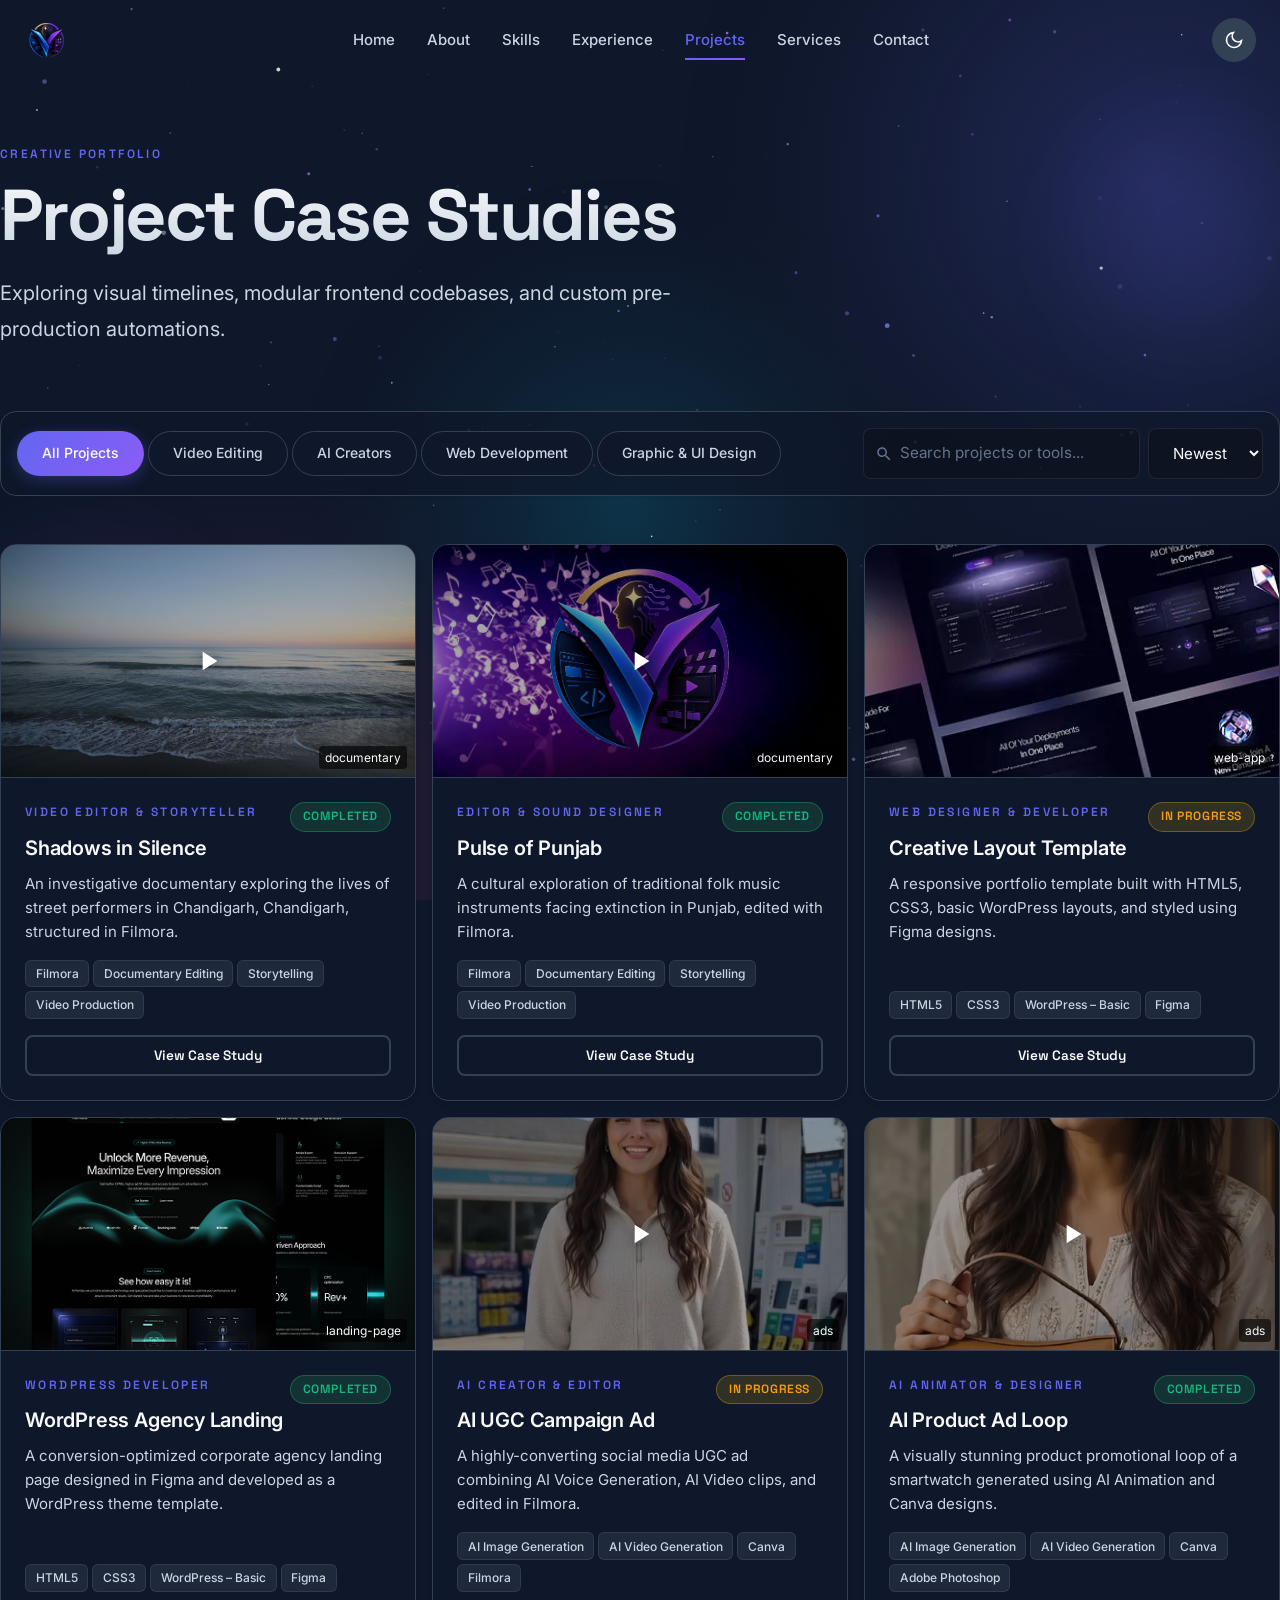
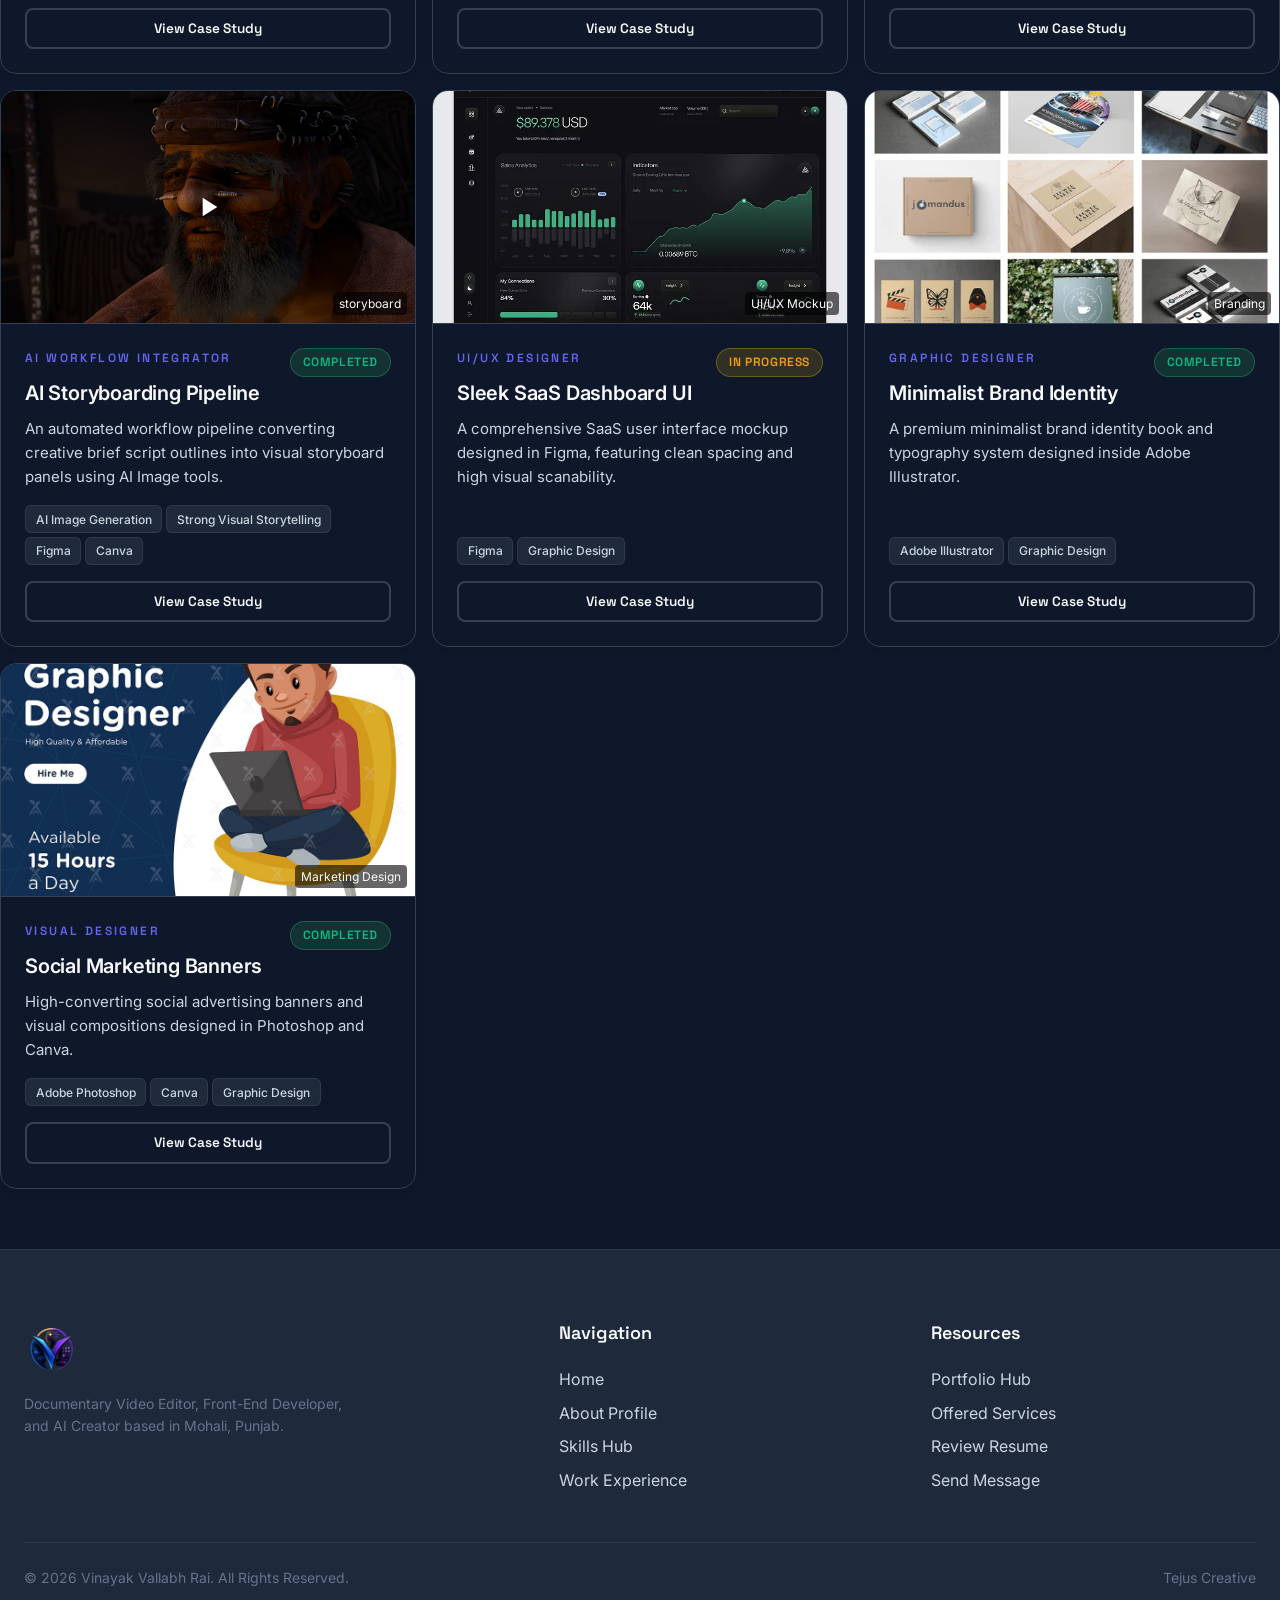
<file: project-detail.html>
<!DOCTYPE html>
<html lang="en">
<head>
  <meta charset="UTF-8">
  <meta name="viewport" content="width=device-width, initial-scale=1.0">
  <title>Project Case Study — Vinayak Vallabh Rai</title>
  <meta name="description" content="Detailed case study review on Vinayak Vallabh Rai's technical edit work, front-end developments, and creator workflow automations.">
  <link rel="stylesheet" href="assets/css/main.css">
  <script>
    const theme = localStorage.getItem('theme') || 'dark';
    document.documentElement.setAttribute('data-theme', theme);
  </script>
</head>
<body>

  <!-- Preloader Screen -->
  <div class="loader-wrapper" id="preloader">
    <div class="loader-container">
      <div class="loader-logo"><img src="assets/images/logo-png.png" alt="Vinayak Logo" style="height: 60px; width: auto; object-fit: contain; display: inline-block;"></div>
      <div class="loader-bar-bg">
        <div class="loader-bar"></div>
      </div>
    </div>
  </div>

  <!-- Header / Navigation -->
  <header class="header">
    <div class="container nav-container">
      <a href="./" class="logo">
        <img src="assets/images/logo-png.png" alt="Vinayak Logo" style="height: 45px; width: auto; object-fit: contain; display: block;">
      </a>
      <nav class="nav-menu">
        <a href="index.html" class="nav-link">Home</a>
        <a href="about.html" class="nav-link">About</a>
        <a href="skills.html" class="nav-link">Skills</a>
        <a href="experience.html" class="nav-link">Experience</a>
        <a href="projects.html" class="nav-link">Projects</a>
        <a href="services.html" class="nav-link">Services</a>
        <a href="contact.html" class="nav-link">Contact</a>
      </nav>
      <!-- Actions Block (Theme toggle + hamburger) -->
      <div class="nav-actions">
        <button class="theme-toggle" id="theme-toggle" aria-label="Toggle theme">
          <svg class="sun-icon" width="20" height="20" fill="none" stroke="currentColor" stroke-width="2" viewBox="0 0 24 24">
            <circle cx="12" cy="12" r="5"></circle>
            <line x1="12" y1="1" x2="12" y2="3"></line>
            <line x1="12" y1="21" x2="12" y2="23"></line>
            <line x1="4.22" y1="4.22" x2="5.64" y2="5.64"></line>
            <line x1="18.36" y1="18.36" x2="19.78" y2="19.78"></line>
            <line x1="1" y1="12" x2="3" y2="12"></line>
            <line x1="21" y1="12" x2="23" y2="12"></line>
            <line x1="4.22" y1="19.78" x2="5.64" y2="18.36"></line>
            <line x1="18.36" y1="5.64" x2="19.78" y2="4.22"></line>
          </svg>
          <svg class="moon-icon" width="20" height="20" fill="none" stroke="currentColor" stroke-width="2" viewBox="0 0 24 24">
            <path d="M21 12.79A9 9 0 1 1 11.21 3 7 7 0 0 0 21 12.79z"></path>
          </svg>
        </button>
        
        <button class="nav-toggle" aria-label="Toggle navigation menu" aria-expanded="false">
          <span class="hamburger"></span>
        </button>
      </div>
    </div>
  </header>

  <!-- Mobile Overlay Menu -->
  <div class="mobile-nav">
    <div class="mobile-nav-list">
      <a href="index.html" class="mobile-nav-link">Home</a>
      <a href="about.html" class="mobile-nav-link">About</a>
      <a href="skills.html" class="mobile-nav-link">Skills</a>
      <a href="experience.html" class="mobile-nav-link">Experience</a>
      <a href="projects.html" class="mobile-nav-link">Projects</a>
      <a href="services.html" class="mobile-nav-link">Services</a>
      <a href="contact.html" class="mobile-nav-link">Contact</a>
    </div>
  </div>

  <div class="glow-spot" style="top: 15%; right: -5%;"></div>
  <div class="glow-spot secondary" style="bottom: 10%; left: -5%;"></div>

  <!-- Main Detail Render Target -->
  <main class="container" id="project-detail-container" style="padding-top: 140px; min-height: 80vh;"></main>

  <!-- Footer -->
  <footer class="footer">
    <div class="container">
      <div class="footer-top">
        <div class="footer-brand">
          <a href="./" class="logo">
        <img src="assets/images/logo-png.png" alt="Vinayak Logo" style="height: 45px; width: auto; object-fit: contain; display: block;">
      </a>
          <p class="body-sm">Documentary Video Editor, Front-End Developer, and AI Creator based in Mohali, Punjab.</p>
        </div>
        <div class="footer-column">
          <h4>Navigation</h4>
          <div class="footer-links">
            <a href="index.html">Home</a>
            <a href="about.html">About Profile</a>
            <a href="skills.html">Skills Hub</a>
            <a href="experience.html">Work Experience</a>
          </div>
        </div>
        <div class="footer-column">
          <h4>Resources</h4>
          <div class="footer-links">
            <a href="projects.html">Portfolio Hub</a>
            <a href="services.html">Offered Services</a>
            <a href="resume.html">Review Resume</a>
            <a href="contact.html">Send Message</a>
          </div>
        </div>
      </div>
      <div class="footer-bottom">
        <div class="copyright">&copy; 2026 Vinayak Vallabh Rai. All Rights Reserved.</div>
        <div class="footer-meta"><span>Tejus Creative</span></div>
      </div>
    </div>
  </footer>

  <button class="back-to-top" aria-label="Scroll back to top">
    <svg width="24" height="24" fill="currentColor" viewBox="0 0 24 24"><path d="M7.41 15.41L12 10.83l4.59 4.58L18 14l-6-6-6 6z"/></svg>
  </button>

  <script src="assets/js/data/projects.js"></script>
  <script src="assets/js/main.js"></script>
</body>
</html>
</file>
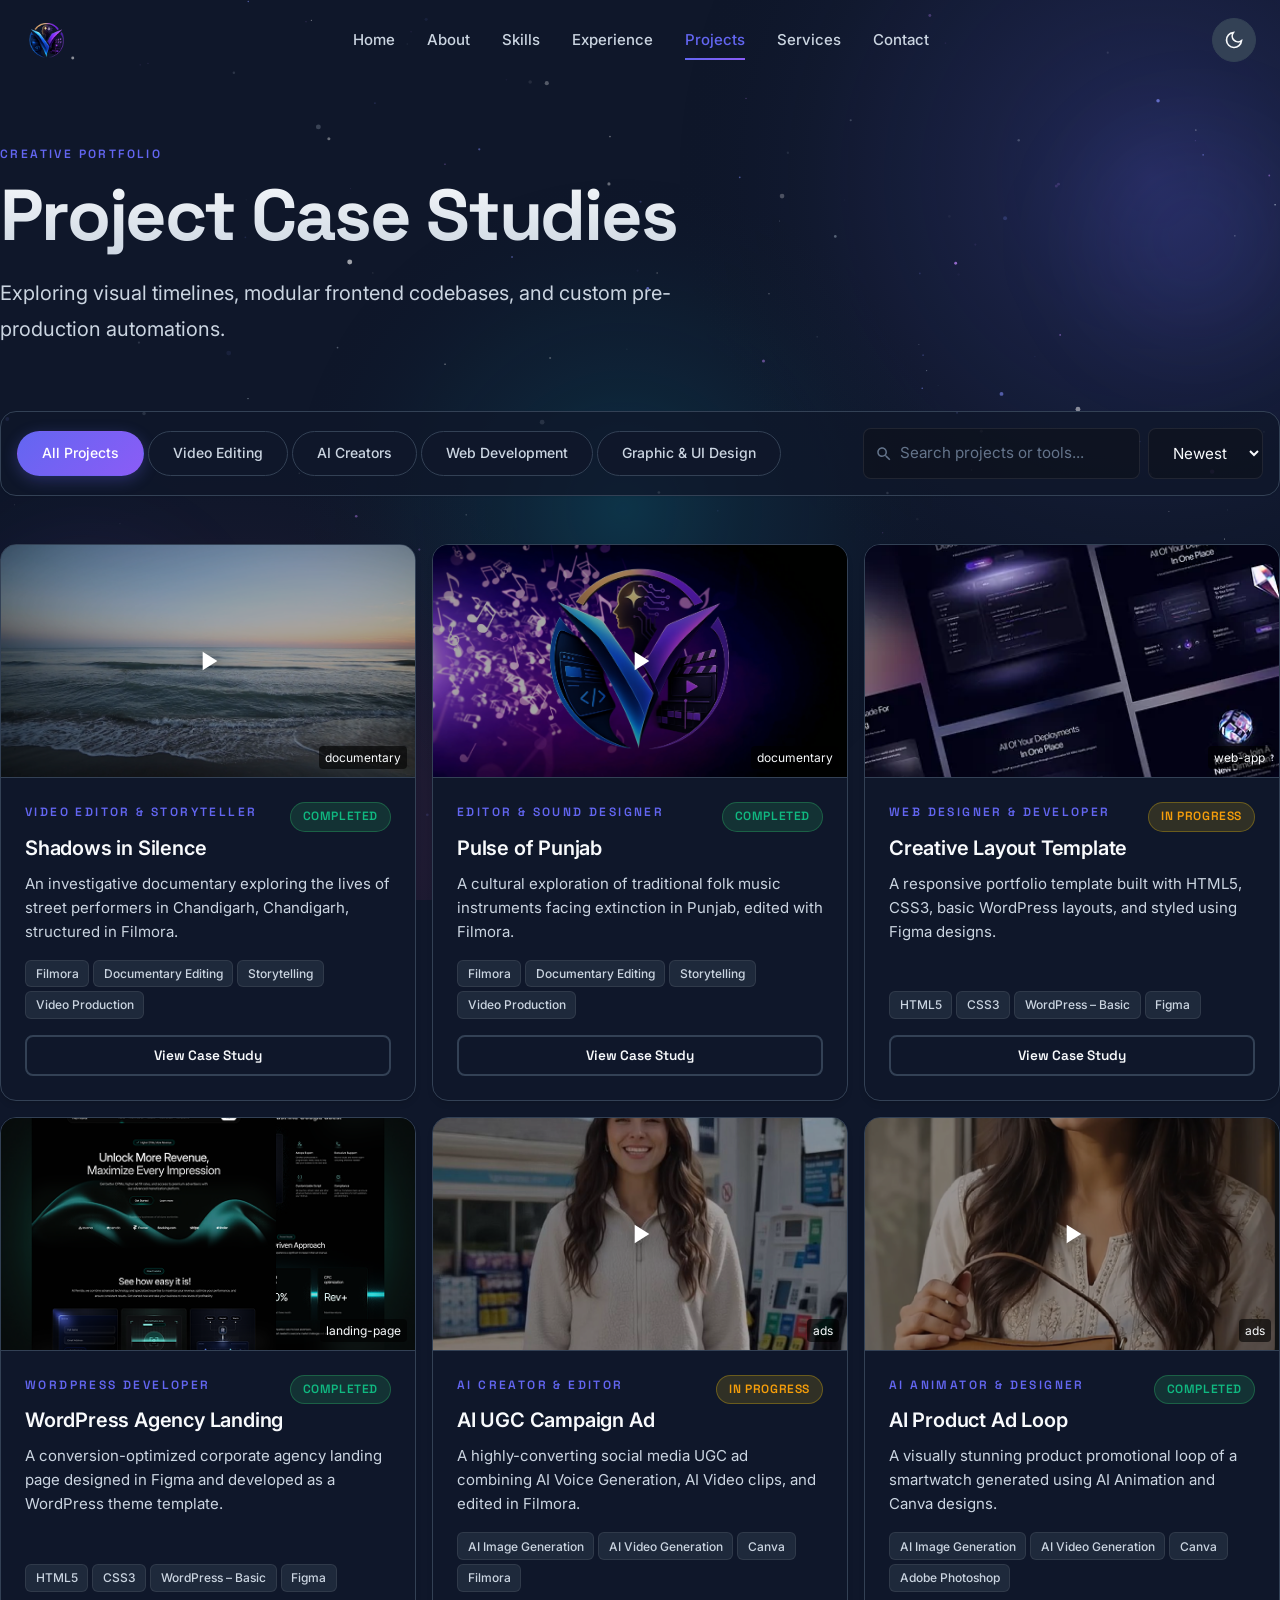
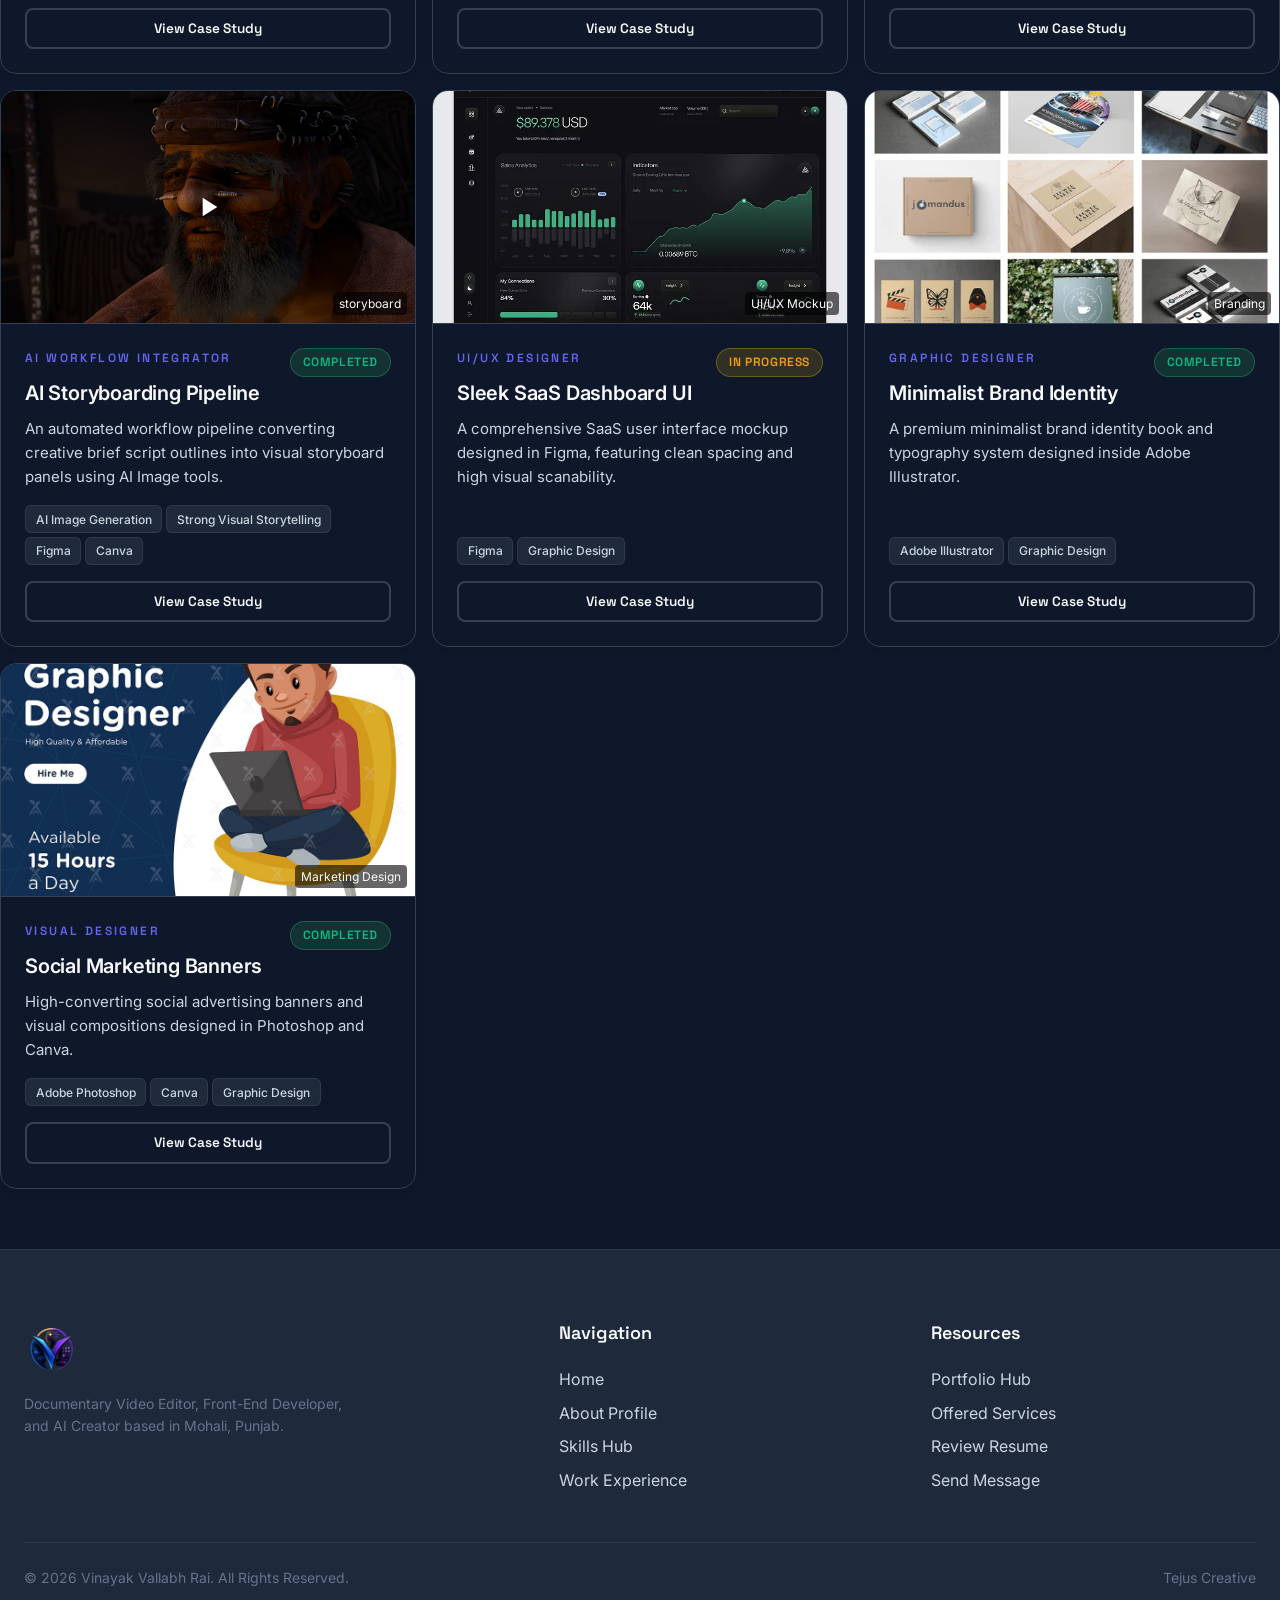
<file: projects.html>
<!DOCTYPE html>
<html lang="en">
<head>
  <meta charset="UTF-8">
  <meta name="viewport" content="width=device-width, initial-scale=1.0">
  <title>Portfolio Hub — Vinayak Vallabh Rai</title>
  <meta name="description" content="Browse creative and development projects by Vinayak Vallabh Rai, featuring documentary films, front-end web development, and AI tools.">
  <link rel="stylesheet" href="assets/css/main.css">
  <link rel="stylesheet" href="assets/css/pages/projects.css">
  <script>
    const theme = localStorage.getItem('theme') || 'dark';
    document.documentElement.setAttribute('data-theme', theme);
  </script>
</head>
<body>

  <!-- Preloader Screen -->
  <div class="loader-wrapper" id="preloader">
    <div class="loader-container">
      <div class="loader-logo"><img src="assets/images/logo-png.png" alt="Vinayak Logo" style="height: 60px; width: auto; object-fit: contain; display: inline-block;"></div>
      <div class="loader-bar-bg">
        <div class="loader-bar"></div>
      </div>
    </div>
  </div>

  <!-- Header / Navigation -->
  <header class="header">
    <div class="container nav-container">
      <a href="./" class="logo">
        <img src="assets/images/logo-png.png" alt="Vinayak Logo" style="height: 45px; width: auto; object-fit: contain; display: block;">
      </a>
      <nav class="nav-menu">
        <a href="index.html" class="nav-link">Home</a>
        <a href="about.html" class="nav-link">About</a>
        <a href="skills.html" class="nav-link">Skills</a>
        <a href="experience.html" class="nav-link">Experience</a>
        <a href="projects.html" class="nav-link">Projects</a>
        <a href="services.html" class="nav-link">Services</a>
        <a href="contact.html" class="nav-link">Contact</a>
      </nav>
      <!-- Actions Block (Theme toggle + hamburger) -->
      <div class="nav-actions">
        <button class="theme-toggle" id="theme-toggle" aria-label="Toggle theme">
          <svg class="sun-icon" width="20" height="20" fill="none" stroke="currentColor" stroke-width="2" viewBox="0 0 24 24">
            <circle cx="12" cy="12" r="5"></circle>
            <line x1="12" y1="1" x2="12" y2="3"></line>
            <line x1="12" y1="21" x2="12" y2="23"></line>
            <line x1="4.22" y1="4.22" x2="5.64" y2="5.64"></line>
            <line x1="18.36" y1="18.36" x2="19.78" y2="19.78"></line>
            <line x1="1" y1="12" x2="3" y2="12"></line>
            <line x1="21" y1="12" x2="23" y2="12"></line>
            <line x1="4.22" y1="19.78" x2="5.64" y2="18.36"></line>
            <line x1="18.36" y1="5.64" x2="19.78" y2="4.22"></line>
          </svg>
          <svg class="moon-icon" width="20" height="20" fill="none" stroke="currentColor" stroke-width="2" viewBox="0 0 24 24">
            <path d="M21 12.79A9 9 0 1 1 11.21 3 7 7 0 0 0 21 12.79z"></path>
          </svg>
        </button>
        
        <button class="nav-toggle" aria-label="Toggle navigation menu" aria-expanded="false">
          <span class="hamburger"></span>
        </button>
      </div>
    </div>
  </header>

  <!-- Mobile Overlay Menu -->
  <div class="mobile-nav">
    <div class="mobile-nav-list">
      <a href="index.html" class="mobile-nav-link">Home</a>
      <a href="about.html" class="mobile-nav-link">About</a>
      <a href="skills.html" class="mobile-nav-link">Skills</a>
      <a href="experience.html" class="mobile-nav-link">Experience</a>
      <a href="projects.html" class="mobile-nav-link">Projects</a>
      <a href="services.html" class="mobile-nav-link">Services</a>
      <a href="contact.html" class="mobile-nav-link">Contact</a>
    </div>
  </div>

  <div class="glow-spot" style="top: 10%; right: -5%;"></div>
  <div class="glow-spot secondary" style="bottom: 10%; left: -5%;"></div>

  <!-- Projects Main Hub -->
  <main class="projects-hero container">
    <div class="section-header reveal">
      <span class="eyebrow">Creative Portfolio</span>
      <h1 class="mb-md text-gradient-white">Project Case Studies</h1>
      <p class="lead">Exploring visual timelines, modular frontend codebases, and custom pre-production automations.</p>
    </div>

    <!-- Filters, Search and Sorting wrapper -->
    <div class="filters-wrapper glass reveal">
      <div class="filter-group">
        <button class="filter-btn" data-filter="all">All Projects</button>
        <button class="filter-btn" data-filter="video">Video Editing</button>
        <button class="filter-btn" data-filter="ai">AI Creators</button>
        <button class="filter-btn" data-filter="frontend">Web Development</button>
        <button class="filter-btn" data-filter="graphic">Graphic & UI Design</button>
      </div>
      
      <div class="search-sort-group">
        <div class="search-input-wrapper">
          <svg width="18" height="18" viewBox="0 0 24 24"><path d="M15.5 14h-.79l-.28-.27C15.41 12.59 16 11.11 16 9.5 16 5.91 13.09 3 9.5 3S3 5.91 3 9.5 5.91 16 9.5 16c1.61 0 3.09-.59 4.23-1.57l.27.28v.79l5 4.99L20.49 19l-4.99-5zm-6 0C7.01 14 5 11.99 5 9.5S7.01 5 9.5 5 14 7.01 14 9.5 11.99 14 9.5 14z"/></svg>
          <input type="text" id="project-search" class="form-control" placeholder="Search projects or tools...">
        </div>
        
        <select id="project-sort" class="form-control sort-select" aria-label="Sort projects">
          <option value="newest">Newest</option>
          <option value="alphabetical">Name</option>
        </select>
      </div>
    </div>

    <!-- Dynamic Projects Grid -->
    <div class="grid grid-cols-1 grid-cols-md-2 grid-cols-lg-3 gap-xl mb-3xl" id="projects-grid"></div>
  </main>

  <!-- Footer -->
  <footer class="footer">
    <div class="container">
      <div class="footer-top">
        <div class="footer-brand">
          <a href="./" class="logo">
        <img src="assets/images/logo-png.png" alt="Vinayak Logo" style="height: 45px; width: auto; object-fit: contain; display: block;">
      </a>
          <p class="body-sm">Documentary Video Editor, Front-End Developer, and AI Creator based in Mohali, Punjab.</p>
        </div>
        <div class="footer-column">
          <h4>Navigation</h4>
          <div class="footer-links">
            <a href="index.html">Home</a>
            <a href="about.html">About Profile</a>
            <a href="skills.html">Skills Hub</a>
            <a href="experience.html">Work Experience</a>
          </div>
        </div>
        <div class="footer-column">
          <h4>Resources</h4>
          <div class="footer-links">
            <a href="projects.html">Portfolio Hub</a>
            <a href="services.html">Offered Services</a>
            <a href="resume.html">Review Resume</a>
            <a href="contact.html">Send Message</a>
          </div>
        </div>
      </div>
      <div class="footer-bottom">
        <div class="copyright">&copy; 2026 Vinayak Vallabh Rai. All Rights Reserved.</div>
        <div class="footer-meta"><span>Tejus Creative</span></div>
      </div>
    </div>
  </footer>

  <button class="back-to-top" aria-label="Scroll back to top">
    <svg width="24" height="24" fill="currentColor" viewBox="0 0 24 24"><path d="M7.41 15.41L12 10.83l4.59 4.58L18 14l-6-6-6 6z"/></svg>
  </button>

  <script src="assets/js/data/projects.js"></script>
  <script src="assets/js/main.js"></script>
</body>
</html>
</file>
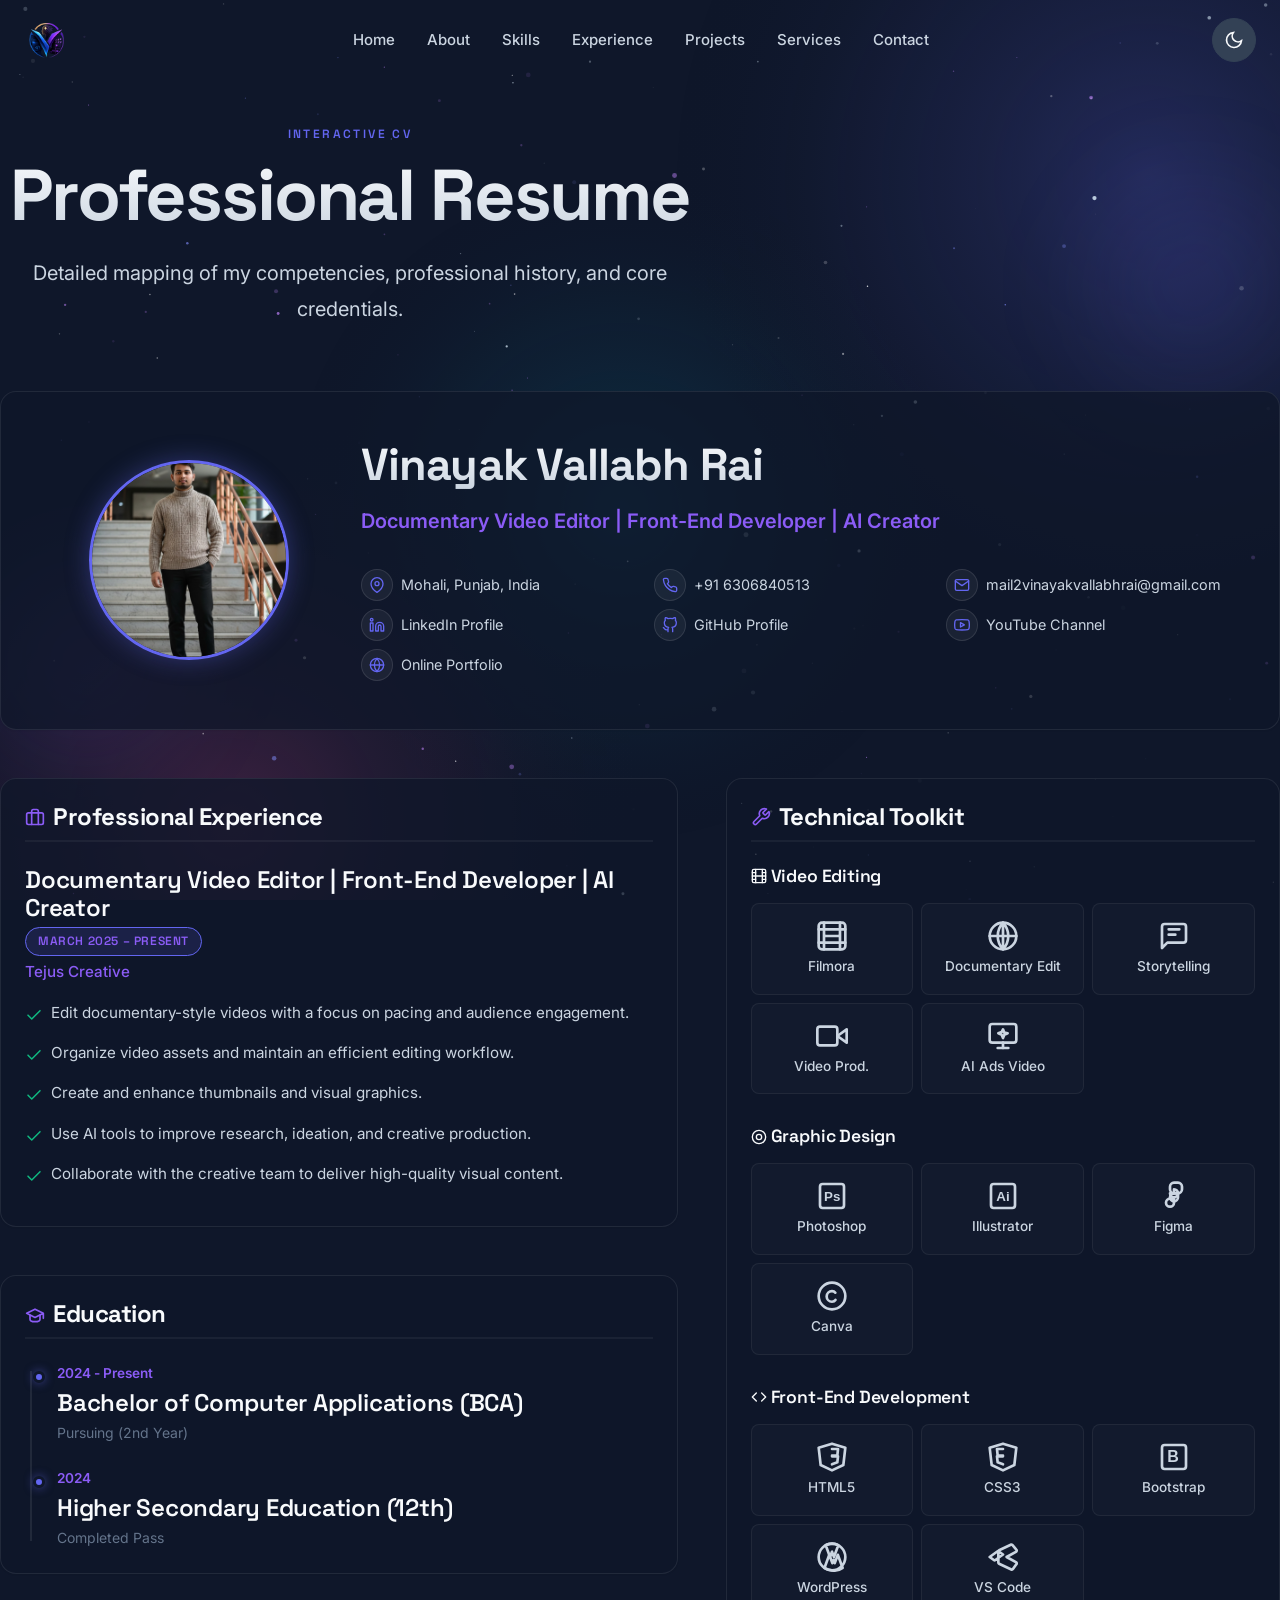
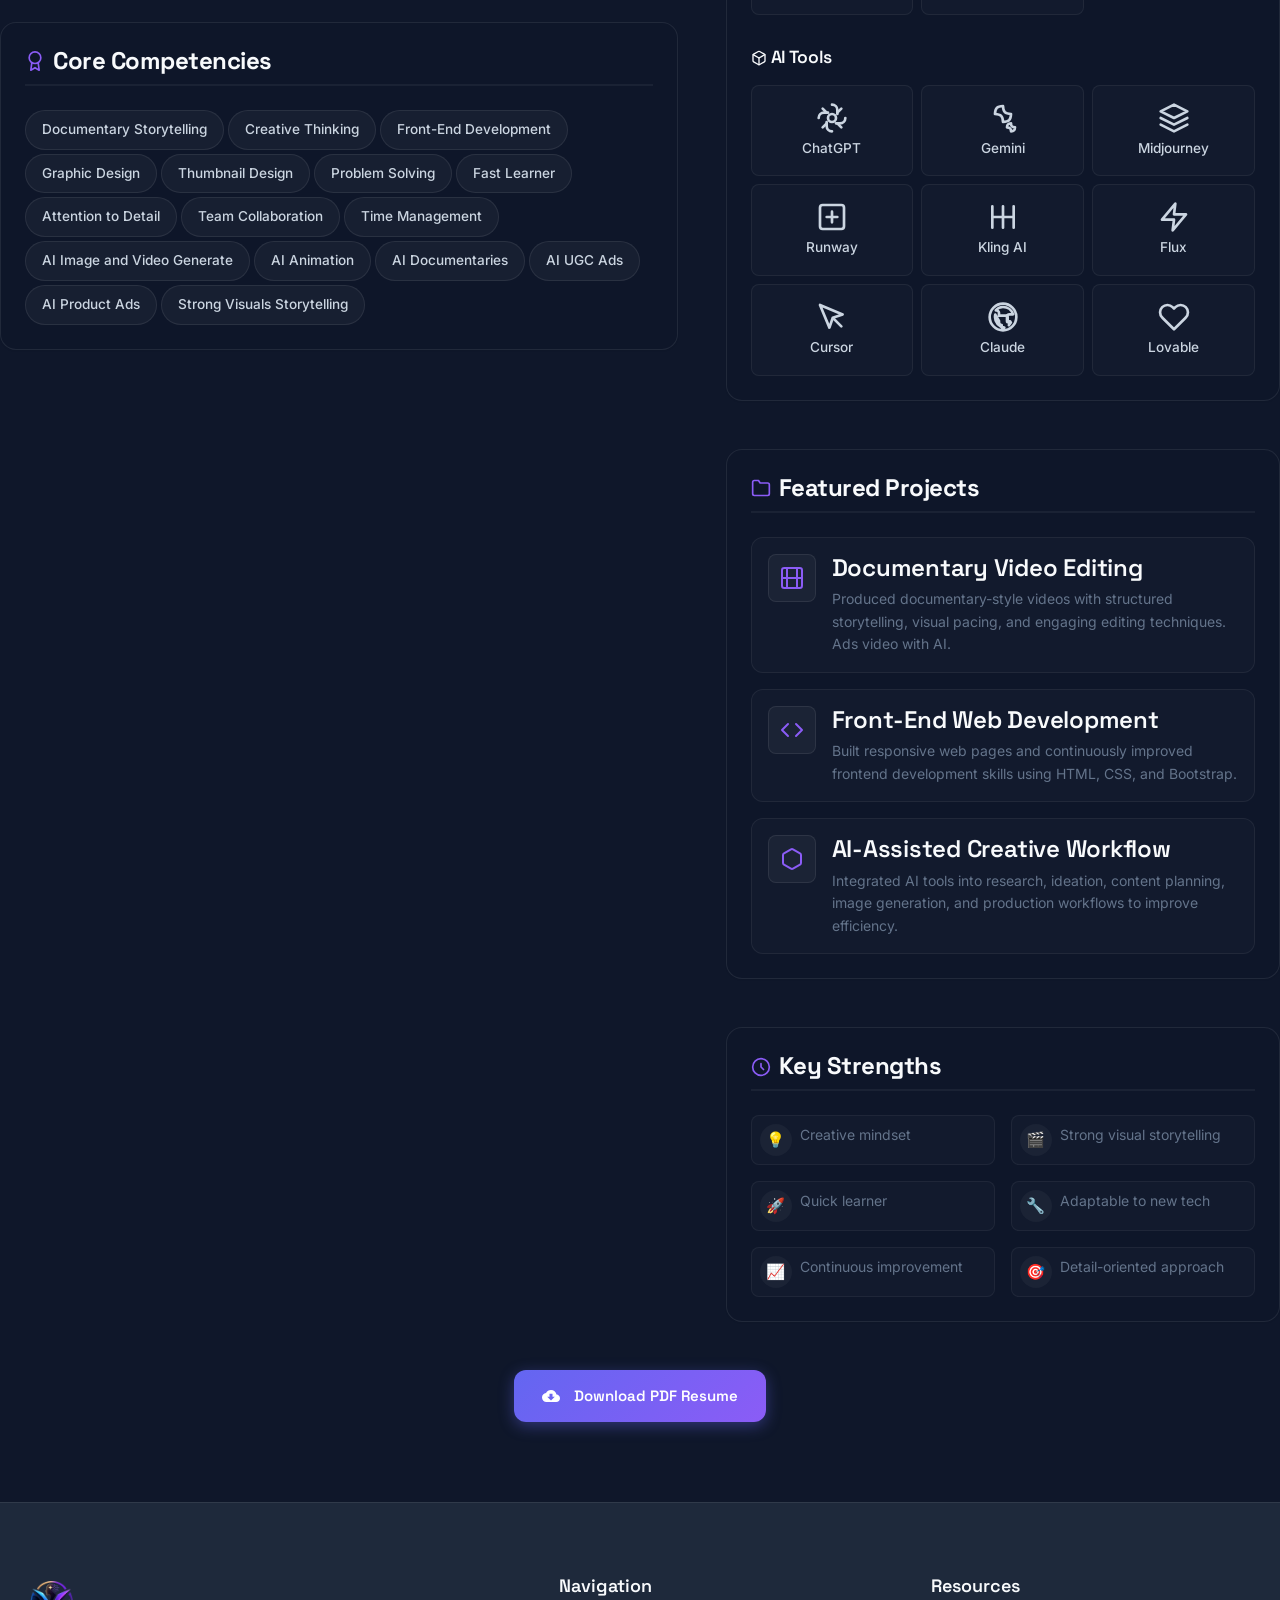
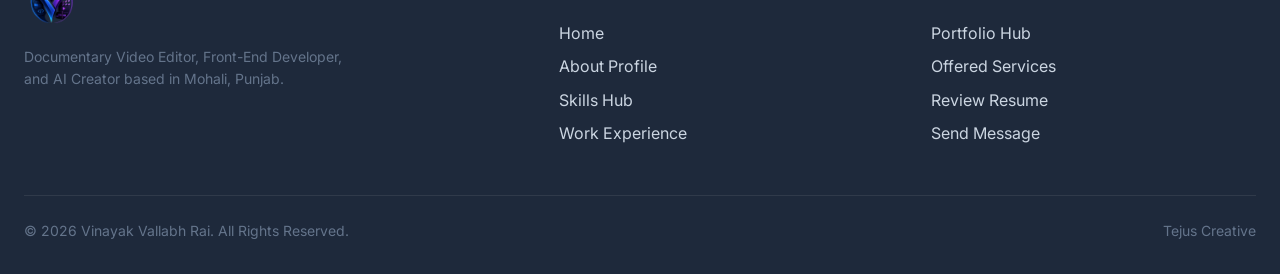
<file: resume.html>
<!DOCTYPE html>
<html lang="en">
<head>
  <meta charset="UTF-8">
  <meta name="viewport" content="width=device-width, initial-scale=1.0">
  <title>Resume — Vinayak Vallabh Rai</title>
  <meta name="description" content="Professional curriculum vitae of Vinayak Vallabh Rai, documentary video editor, frontend developer and AI creator.">
  <link rel="stylesheet" href="assets/css/main.css">
  <link rel="stylesheet" href="assets/css/pages/resume.css">
  <script>
    const theme = localStorage.getItem('theme') || 'dark';
    document.documentElement.setAttribute('data-theme', theme);
  </script>
</head>
<body>

  <!-- Preloader Screen -->
  <div class="loader-wrapper" id="preloader">
    <div class="loader-container">
      <div class="loader-logo"><img src="assets/images/logo-png.png" alt="Vinayak Logo" style="height: 60px; width: auto; object-fit: contain; display: inline-block;"></div>
      <div class="loader-bar-bg">
        <div class="loader-bar"></div>
      </div>
    </div>
  </div>

  <!-- Header / Navigation -->
  <header class="header">
    <div class="container nav-container">
      <a href="./" class="logo">
        <img src="assets/images/logo-png.png" alt="Vinayak Logo" style="height: 45px; width: auto; object-fit: contain; display: block;">
      </a>
      <nav class="nav-menu">
        <a href="index.html" class="nav-link">Home</a>
        <a href="about.html" class="nav-link">About</a>
        <a href="skills.html" class="nav-link">Skills</a>
        <a href="experience.html" class="nav-link">Experience</a>
        <a href="projects.html" class="nav-link">Projects</a>
        <a href="services.html" class="nav-link">Services</a>
        <a href="contact.html" class="nav-link">Contact</a>
      </nav>
      <!-- Actions Block (Theme toggle + hamburger) -->
      <div class="nav-actions">
        <button class="theme-toggle" id="theme-toggle" aria-label="Toggle theme">
          <svg class="sun-icon" width="20" height="20" fill="none" stroke="currentColor" stroke-width="2" viewBox="0 0 24 24">
            <circle cx="12" cy="12" r="5"></circle>
            <line x1="12" y1="1" x2="12" y2="3"></line>
            <line x1="12" y1="21" x2="12" y2="23"></line>
            <line x1="4.22" y1="4.22" x2="5.64" y2="5.64"></line>
            <line x1="18.36" y1="18.36" x2="19.78" y2="19.78"></line>
            <line x1="1" y1="12" x2="3" y2="12"></line>
            <line x1="21" y1="12" x2="23" y2="12"></line>
            <line x1="4.22" y1="19.78" x2="5.64" y2="18.36"></line>
            <line x1="18.36" y1="5.64" x2="19.78" y2="4.22"></line>
          </svg>
          <svg class="moon-icon" width="20" height="20" fill="none" stroke="currentColor" stroke-width="2" viewBox="0 0 24 24">
            <path d="M21 12.79A9 9 0 1 1 11.21 3 7 7 0 0 0 21 12.79z"></path>
          </svg>
        </button>
        
        <button class="nav-toggle" aria-label="Toggle navigation menu" aria-expanded="false">
          <span class="hamburger"></span>
        </button>
      </div>
    </div>
  </header>

  <!-- Mobile Overlay Menu -->
  <div class="mobile-nav">
    <div class="mobile-nav-list">
      <a href="index.html" class="mobile-nav-link">Home</a>
      <a href="about.html" class="mobile-nav-link">About</a>
      <a href="skills.html" class="mobile-nav-link">Skills</a>
      <a href="experience.html" class="mobile-nav-link">Experience</a>
      <a href="projects.html" class="mobile-nav-link">Projects</a>
      <a href="services.html" class="mobile-nav-link">Services</a>
      <a href="contact.html" class="mobile-nav-link">Contact</a>
    </div>
  </div>

  <div class="glow-spot" style="top: 15%; right: -5%;"></div>
  <div class="glow-spot secondary" style="bottom: 10%; left: -5%;"></div>

  <!-- Resume Main Hub -->
  <main class="resume-hero container">
    <div class="section-header reveal text-center mb-2xl">
      <span class="eyebrow">Interactive CV</span>
      <h1 class="mb-md text-gradient-white">Professional Resume</h1>
      <p class="lead">Detailed mapping of my competencies, professional history, and core credentials.</p>
    </div>

    <!-- Profile Glass Card -->
    <div class="profile-card glass p-lg reveal">
      <div class="profile-photo-wrapper">
        <img src="assets/images/profile.jpg" alt="Vinayak Vallabh Rai" class="profile-photo">
      </div>
      <div class="profile-info">
        <h2 class="profile-name text-gradient-white">Vinayak Vallabh Rai</h2>
        <span class="profile-title">Documentary Video Editor | Front-End Developer | AI Creator</span>
        
        <div class="contact-grid">
          <a href="#" class="contact-item" onclick="return false;">
            <div class="contact-icon">
              <svg width="16" height="16" viewBox="0 0 24 24" fill="none" stroke="currentColor" stroke-width="2" stroke-linecap="round" stroke-linejoin="round"><path d="M21 10c0 7-9 13-9 13s-9-6-9-13a9 9 0 0 1 18 0z"></path><circle cx="12" cy="10" r="3"></circle></svg>
            </div>
            <span>Mohali, Punjab, India</span>
          </a>
          
          <a href="tel:+916306840513" class="contact-item">
            <div class="contact-icon">
              <svg width="16" height="16" viewBox="0 0 24 24" fill="none" stroke="currentColor" stroke-width="2" stroke-linecap="round" stroke-linejoin="round"><path d="M22 16.92v3a2 2 0 0 1-2.18 2 19.79 19.79 0 0 1-8.63-3.07 19.5 19.5 0 0 1-6-6 19.79 19.79 0 0 1-3.07-8.67A2 2 0 0 1 4.11 2h3a2 2 0 0 1 2 1.72 12.84 12.84 0 0 0 .7 2.81 2 2 0 0 1-.45 2.11L8.09 9.91a16 16 0 0 0 6 6l1.27-1.27a2 2 0 0 1 2.11-.45 12.84 12.84 0 0 0 2.81.7A2 2 0 0 1 22 16.92z"></path></svg>
            </div>
            <span>+91 6306840513</span>
          </a>
          
          <a href="mailto:mail2vinayakvallabhrai@gmail.com" class="contact-item">
            <div class="contact-icon">
              <svg width="16" height="16" viewBox="0 0 24 24" fill="none" stroke="currentColor" stroke-width="2" stroke-linecap="round" stroke-linejoin="round"><path d="M4 4h16c1.1 0 2 .9 2 2v12c0 1.1-.9 2-2 2H4c-1.1 0-2-.9-2-2V6c0-1.1.9-2 2-2z"></path><polyline points="22,6 12,13 2,6"></polyline></svg>
            </div>
            <span>mail2vinayakvallabhrai@gmail.com</span>
          </a>
          
          <a href="https://www.linkedin.com/in/vinayak-vallabh-rai-8571233b5/" target="_blank" rel="noopener" class="contact-item">
            <div class="contact-icon">
              <svg width="16" height="16" viewBox="0 0 24 24" fill="none" stroke="currentColor" stroke-width="2" stroke-linecap="round" stroke-linejoin="round"><path d="M16 8a6 6 0 0 1 6 6v7h-4v-7a2 2 0 0 0-2-2 2 2 0 0 0-2 2v7h-4v-7a6 6 0 0 1 6-6z"></path><rect x="2" y="9" width="4" height="12"></rect><circle cx="4" cy="4" r="2"></circle></svg>
            </div>
            <span>LinkedIn Profile</span>
          </a>
          
          <a href="https://github.com/vinayakzero" target="_blank" rel="noopener" class="contact-item">
            <div class="contact-icon">
              <svg width="16" height="16" viewBox="0 0 24 24" fill="none" stroke="currentColor" stroke-width="2" stroke-linecap="round" stroke-linejoin="round"><path d="M9 19c-5 1.5-5-2.5-7-3m14 6v-3.87a3.37 3.37 0 0 0-.94-2.61c3.14-.35 6.44-1.54 6.44-7A5.44 5.44 0 0 0 20 4.77 5.07 5.07 0 0 0 19.91 1S18.73.65 16 2.48a13.38 13.38 0 0 0-7 0C6.27.65 5.09 1 5.09 1A5.07 5.07 0 0 0 5 4.77a5.44 5.44 0 0 0-1.5 3.78c0 5.42 3.3 6.61 6.44 7A3.37 3.37 0 0 0 9 18.13V22"></path></svg>
            </div>
            <span>GitHub Profile</span>
          </a>
          
          <a href="https://www.youtube.com/@theprimedoc" target="_blank" rel="noopener" class="contact-item">
            <div class="contact-icon">
              <svg width="16" height="16" viewBox="0 0 24 24" fill="none" stroke="currentColor" stroke-width="2" stroke-linecap="round" stroke-linejoin="round"><path d="M22.54 6.42a2.78 2.78 0 0 0-1.94-2C18.88 4 12 4 12 4s-6.88 0-8.6.46a2.78 2.78 0 0 0-1.94 2A29 29 0 0 0 1 11.75a29 29 0 0 0 .46 5.33A2.78 2.78 0 0 0 3.4 19c1.72.46 8.6.46 8.6.46s6.88 0 8.6-.46a2.78 2.78 0 0 0 1.94-2 29 29 0 0 0 .46-5.25 29 29 0 0 0-.46-5.33z"></path><polygon points="9.75 15.02 15.5 11.75 9.75 8.48 9.75 15.02"></polygon></svg>
            </div>
            <span>YouTube Channel</span>
          </a>

          <a href="https://vinayakraiportfolio.netlify.app/" target="_blank" rel="noopener" class="contact-item" style="grid-column: span 1;">
            <div class="contact-icon">
              <svg width="16" height="16" viewBox="0 0 24 24" fill="none" stroke="currentColor" stroke-width="2" stroke-linecap="round" stroke-linejoin="round"><circle cx="12" cy="12" r="10"></circle><line x1="2" y1="12" x2="22" y2="12"></line><path d="M12 2a15.3 15.3 0 0 1 4 10 15.3 15.3 0 0 1-4 10 15.3 15.3 0 0 1-4-10 15.3 15.3 0 0 1 4-10z"></path></svg>
            </div>
            <span>Online Portfolio</span>
          </a>
        </div>
      </div>
    </div>

    <!-- Main Columns -->
    <div class="resume-grid">
      <!-- Left Column -->
      <div class="reveal-left">
        <!-- Experience -->
        <section class="resume-card glass p-lg mb-xl">
          <h2 class="resume-section-title">
            <svg width="20" height="20" viewBox="0 0 24 24" fill="none" stroke="currentColor" stroke-width="2" stroke-linecap="round" stroke-linejoin="round"><rect x="2" y="7" width="20" height="14" rx="2" ry="2"></rect><path d="M16 21V5a2 2 0 0 0-2-2h-4a2 2 0 0 0-2 2v16"></path></svg>
            Professional Experience
          </h2>
          
          <div class="mb-md">
            <div class="flex justify-between align-center flex-wrap gap-xs mb-xs">
              <h3 class="h4" style="margin-bottom:0;">Documentary Video Editor | Front-End Developer | AI Creator</h3>
              <span class="badge badge-status-completed" style="background: rgba(99, 102, 241, 0.15); color: var(--accent-secondary); border-color: var(--accent);">March 2025 – Present</span>
            </div>
            <div style="color: var(--accent-secondary); font-size: 0.95rem; font-weight: 500;" class="mb-md">Tejus Creative</div>
            
            <ul class="responsibility-list">
              <li class="responsibility-item">
                <svg width="18" height="18" viewBox="0 0 24 24" fill="none" stroke="currentColor" stroke-width="2" stroke-linecap="round" stroke-linejoin="round"><polyline points="20 6 9 17 4 12"></polyline></svg>
                <span>Edit documentary-style videos with a focus on pacing and audience engagement.</span>
              </li>
              <li class="responsibility-item">
                <svg width="18" height="18" viewBox="0 0 24 24" fill="none" stroke="currentColor" stroke-width="2" stroke-linecap="round" stroke-linejoin="round"><polyline points="20 6 9 17 4 12"></polyline></svg>
                <span>Organize video assets and maintain an efficient editing workflow.</span>
              </li>
              <li class="responsibility-item">
                <svg width="18" height="18" viewBox="0 0 24 24" fill="none" stroke="currentColor" stroke-width="2" stroke-linecap="round" stroke-linejoin="round"><polyline points="20 6 9 17 4 12"></polyline></svg>
                <span>Create and enhance thumbnails and visual graphics.</span>
              </li>
              <li class="responsibility-item">
                <svg width="18" height="18" viewBox="0 0 24 24" fill="none" stroke="currentColor" stroke-width="2" stroke-linecap="round" stroke-linejoin="round"><polyline points="20 6 9 17 4 12"></polyline></svg>
                <span>Use AI tools to improve research, ideation, and creative production.</span>
              </li>
              <li class="responsibility-item">
                <svg width="18" height="18" viewBox="0 0 24 24" fill="none" stroke="currentColor" stroke-width="2" stroke-linecap="round" stroke-linejoin="round"><polyline points="20 6 9 17 4 12"></polyline></svg>
                <span>Collaborate with the creative team to deliver high-quality visual content.</span>
              </li>
            </ul>
          </div>
        </section>

        <!-- Education -->
        <section class="resume-card glass p-lg mb-xl">
          <h2 class="resume-section-title">
            <svg width="20" height="20" viewBox="0 0 24 24" fill="none" stroke="currentColor" stroke-width="2" stroke-linecap="round" stroke-linejoin="round"><path d="M22 10v6M2 10l10-5 10 5-10 5z"></path><path d="M6 12v5c0 2 2 3 6 3s6-1 6-3v-5"></path></svg>
            Education
          </h2>
          
          <div class="timeline-list">
            <div class="timeline-card-item">
              <span class="timeline-item-date">2024 - Present</span>
              <h3 class="h4 mb-xs">Bachelor of Computer Applications (BCA)</h3>
              <p class="body-sm text-muted">Pursuing (2nd Year)</p>
            </div>
            
            <div class="timeline-card-item">
              <span class="timeline-item-date">2024</span>
              <h3 class="h4 mb-xs">Higher Secondary Education (12th)</h3>
              <p class="body-sm text-muted">Completed Pass</p>
            </div>
          </div>
        </section>

        <!-- Core Skills -->
        <section class="resume-card glass p-lg">
          <h2 class="resume-section-title">
            <svg width="20" height="20" viewBox="0 0 24 24" fill="none" stroke="currentColor" stroke-width="2" stroke-linecap="round" stroke-linejoin="round"><circle cx="12" cy="8" r="7"></circle><path d="M8.21 13.89L7 23l5-3 5 3-1.21-9.12"></path></svg>
            Core Competencies
          </h2>
          
          <div class="badge-container">
            <span class="skill-badge">Documentary Storytelling</span>
            <span class="skill-badge">Creative Thinking</span>
            <span class="skill-badge">Front-End Development</span>
            <span class="skill-badge">Graphic Design</span>
            <span class="skill-badge">Thumbnail Design</span>
            <span class="skill-badge">Problem Solving</span>
            <span class="skill-badge">Fast Learner</span>
            <span class="skill-badge">Attention to Detail</span>
            <span class="skill-badge">Team Collaboration</span>
            <span class="skill-badge">Time Management</span>
            <span class="skill-badge">AI Image and Video Generate</span>
            <span class="skill-badge">AI Animation</span>
            <span class="skill-badge">AI Documentaries</span>
            <span class="skill-badge">AI UGC Ads</span>
            <span class="skill-badge">AI Product Ads</span>
            <span class="skill-badge">Strong Visuals Storytelling</span>
          </div>
        </section>
      </div>

      <!-- Right Column -->
      <div class="reveal-right">
        <!-- Technical Skills -->
        <section class="resume-card glass p-lg mb-xl">
          <h2 class="resume-section-title">
            <svg width="20" height="20" viewBox="0 0 24 24" fill="none" stroke="currentColor" stroke-width="2" stroke-linecap="round" stroke-linejoin="round"><path d="M14.7 6.3a1 1 0 0 0 0 1.4l1.6 1.6a1 1 0 0 0 1.4 0l3.77-3.77a6 6 0 0 1-7.94 7.94l-6.91 6.91a2.12 2.12 0 0 1-3-3l6.91-6.91a6 6 0 0 1 7.94-7.94l-3.76 3.76z"></path></svg>
            Technical Toolkit
          </h2>

          <!-- Video Editing -->
          <div class="tech-category">
            <h3 class="tech-category-title">
              <svg width="16" height="16" viewBox="0 0 24 24" fill="none" stroke="currentColor" stroke-width="2" stroke-linecap="round" stroke-linejoin="round"><rect x="2" y="2" width="20" height="20" rx="2.18" ry="2.18"></rect><line x1="7" y1="2" x2="7" y2="22"></line><line x1="17" y1="2" x2="17" y2="22"></line><line x1="2" y1="12" x2="22" y2="12"></line><line x1="2" y1="7" x2="7" y2="7"></line><line x1="2" y1="17" x2="7" y2="17"></line><line x1="17" y1="17" x2="22" y2="17"></line><line x1="17" y1="7" x2="22" y2="7"></line></svg>
              Video Editing
            </h3>
            <div class="tech-grid">
              <div class="tech-item-card">
                <svg viewBox="0 0 24 24" fill="none" stroke="currentColor" stroke-width="2" stroke-linecap="round" stroke-linejoin="round"><rect x="2" y="2" width="20" height="20" rx="2.5"></rect><path d="M6 2v20M18 2v20M2 7h20M2 17h20M7 12h10"></path></svg>
                <span class="tech-item-name">Filmora</span>
              </div>
              <div class="tech-item-card">
                <svg viewBox="0 0 24 24" fill="none" stroke="currentColor" stroke-width="2" stroke-linecap="round" stroke-linejoin="round"><circle cx="12" cy="12" r="10"></circle><path d="M12 2v20M2 12h20M12 2a15.3 15.3 0 0 1 4 10 15.3 15.3 0 0 1-4 10 15.3 15.3 0 0 1-4-10 15.3 15.3 0 0 1 4-10z"></path></svg>
                <span class="tech-item-name">Documentary Edit</span>
              </div>
              <div class="tech-item-card">
                <svg viewBox="0 0 24 24" fill="none" stroke="currentColor" stroke-width="2" stroke-linecap="round" stroke-linejoin="round"><path d="M21 15a2 2 0 0 1-2 2H7l-4 4V5a2 2 0 0 1 2-2h14a2 2 0 0 1 2 2z"></path><path d="M8 7h8M8 11h5"></path></svg>
                <span class="tech-item-name">Storytelling</span>
              </div>
              <div class="tech-item-card">
                <svg viewBox="0 0 24 24" fill="none" stroke="currentColor" stroke-width="2" stroke-linecap="round" stroke-linejoin="round"><path d="M23 7l-7 5 7 5V7z"></path><rect x="1" y="5" width="15" height="14" rx="2" ry="2"></rect></svg>
                <span class="tech-item-name">Video Prod.</span>
              </div>
              <div class="tech-item-card">
                <svg viewBox="0 0 24 24" fill="none" stroke="currentColor" stroke-width="2" stroke-linecap="round" stroke-linejoin="round"><rect x="2" y="3" width="20" height="14" rx="2" ry="2"></rect><line x1="8" y1="21" x2="16" y2="21"></line><line x1="12" y1="17" x2="12" y2="21"></line><path d="M12 7l1 2.5L15.5 10l-2.5 1-1 2.5L11 11l-2.5-1 2.5-1z"></path></svg>
                <span class="tech-item-name">AI Ads Video</span>
              </div>
            </div>
          </div>

          <!-- Graphic Design -->
          <div class="tech-category">
            <h3 class="tech-category-title">
              <svg width="16" height="16" viewBox="0 0 24 24" fill="none" stroke="currentColor" stroke-width="2" stroke-linecap="round" stroke-linejoin="round"><path d="M12 22C17.5228 22 22 17.5228 22 12C22 6.47715 17.5228 2 12 2C6.47715 2 2 6.47715 2 12C2 17.5228 6.47715 22 12 22Z"></path><path d="M12 8A4 4 0 1 0 12 16A4 4 0 1 0 12 8Z"></path></svg>
              Graphic Design
            </h3>
            <div class="tech-grid">
              <div class="tech-item-card">
                <svg viewBox="0 0 24 24" fill="none" stroke="currentColor" stroke-width="2" stroke-linecap="round" stroke-linejoin="round"><rect x="3" y="3" width="18" height="18" rx="2" ry="2"></rect><text x="6" y="16" font-size="10" font-family="sans-serif" font-weight="bold" fill="currentColor" stroke="none">Ps</text></svg>
                <span class="tech-item-name">Photoshop</span>
              </div>
              <div class="tech-item-card">
                <svg viewBox="0 0 24 24" fill="none" stroke="currentColor" stroke-width="2" stroke-linecap="round" stroke-linejoin="round"><rect x="3" y="3" width="18" height="18" rx="2" ry="2"></rect><text x="7" y="16" font-size="10" font-family="sans-serif" font-weight="bold" fill="currentColor" stroke="none">Ai</text></svg>
                <span class="tech-item-name">Illustrator</span>
              </div>
              <div class="tech-item-card">
                <svg viewBox="0 0 24 24" fill="none" stroke="currentColor" stroke-width="2" stroke-linecap="round" stroke-linejoin="round"><path d="M12 2a3 3 0 0 0-3 3v2a3 3 0 0 0 3 3h3a3 3 0 0 0 3-3V5a3 3 0 0 0-3-3h-3z"></path><path d="M9 14a3 3 0 1 0 3 3v-3H9z"></path><path d="M12 10a3 3 0 1 0 3 3v-3h-3z"></path><path d="M9 10a3 3 0 1 0 3-3v3H9z"></path></svg>
                <span class="tech-item-name">Figma</span>
              </div>
              <div class="tech-item-card">
                <svg viewBox="0 0 24 24" fill="none" stroke="currentColor" stroke-width="2" stroke-linecap="round" stroke-linejoin="round"><circle cx="12" cy="12" r="10"></circle><path d="M14.5 9.5c-.5-.7-1.5-1.2-2.5-1.2-2.2 0-4 1.8-4 4s1.8 4 4 4c1.1 0 2.1-.5 2.6-1.3"></path></svg>
                <span class="tech-item-name">Canva</span>
              </div>
            </div>
          </div>

          <!-- Front-End Development -->
          <div class="tech-category">
            <h3 class="tech-category-title">
              <svg width="16" height="16" viewBox="0 0 24 24" fill="none" stroke="currentColor" stroke-width="2" stroke-linecap="round" stroke-linejoin="round"><polyline points="16 18 22 12 16 6"></polyline><polyline points="8 6 2 12 8 18"></polyline></svg>
              Front-End Development
            </h3>
            <div class="tech-grid">
              <div class="tech-item-card">
                <svg viewBox="0 0 24 24" fill="none" stroke="currentColor" stroke-width="2" stroke-linecap="round" stroke-linejoin="round"><path d="M12 2L2 5l1.5 13 8.5 4 8.5-4L22 5z"></path><path d="M12 6h4.5l-.5 5H12M12 11.5h4.5l-.5 4.5-4 1.5"></path></svg>
                <span class="tech-item-name">HTML5</span>
              </div>
              <div class="tech-item-card">
                <svg viewBox="0 0 24 24" fill="none" stroke="currentColor" stroke-width="2" stroke-linecap="round" stroke-linejoin="round"><path d="M12 2L2 5l1.5 13 8.5 4 8.5-4L22 5z"></path><path d="M12 6H7.5l.5 5H12M12 11.5H7.5l.5 4.5 4 1.5"></path></svg>
                <span class="tech-item-name">CSS3</span>
              </div>
              <div class="tech-item-card">
                <svg viewBox="0 0 24 24" fill="none" stroke="currentColor" stroke-width="2" stroke-linecap="round" stroke-linejoin="round"><rect x="3" y="3" width="18" height="18" rx="2" ry="2"></rect><text x="7" y="16" font-size="12" font-family="sans-serif" font-weight="bold" fill="currentColor" stroke="none">B</text></svg>
                <span class="tech-item-name">Bootstrap</span>
              </div>
              <div class="tech-item-card">
                <svg viewBox="0 0 24 24" fill="none" stroke="currentColor" stroke-width="2" stroke-linecap="round" stroke-linejoin="round"><circle cx="12" cy="12" r="10"></circle><path d="M12 22a9.95 9.95 0 0 1-5.66-1.78l3.63-9.87 2.29 6.27.91-2.48.91 2.48 2.29-6.27 3.63 9.87A9.95 9.95 0 0 1 12 22z"></path><path d="M12 2c1.73 0 3.32.44 4.71 1.22l-3.23 8.8-1.48-4.04-1.48 4.04-3.23-8.8A9.92 9.92 0 0 1 12 2z"></path></svg>
                <span class="tech-item-name">WordPress</span>
              </div>
              <div class="tech-item-card">
                <svg viewBox="0 0 24 24" fill="none" stroke="currentColor" stroke-width="2" stroke-linecap="round" stroke-linejoin="round"><path d="M18.98 2.98a1 1 0 0 0-.75-.32l-9.15 4.3a1 1 0 0 0-.58.9v8.28a1 1 0 0 0 .58.9l9.15 4.3a1 1 0 0 0 1.22-.32L22 17.5a1 1 0 0 0 0-1.42l-7.3-4.08 7.3-4.08a1 1 0 0 0 0-1.42zM2 12l5.7-4.14a1 1 0 0 1 1.18 0L12 10.1l-5.7 4.14a1 1 0 0 1-1.18 0z"></path></svg>
                <span class="tech-item-name">VS Code</span>
              </div>
            </div>
          </div>

          <!-- AI Tools -->
          <div class="tech-category">
            <h3 class="tech-category-title">
              <svg width="16" height="16" viewBox="0 0 24 24" fill="none" stroke="currentColor" stroke-width="2" stroke-linecap="round" stroke-linejoin="round"><path d="M21 16V8a2 2 0 0 0-1-1.73l-7-4a2 2 0 0 0-2 0l-7 4A2 2 0 0 0 3 8v8a2 2 0 0 0 1 1.73l7 4a2 2 0 0 0 2 0l7-4A2 2 0 0 0 21 16z"></path><polyline points="3.27 6.96 12 12.01 20.73 6.96"></polyline><line x1="12" y1="22.08" x2="12" y2="12"></line></svg>
              AI Tools
            </h3>
            <div class="tech-grid">
              <div class="tech-item-card">
                <svg viewBox="0 0 24 24" fill="none" stroke="currentColor" stroke-width="2" stroke-linecap="round" stroke-linejoin="round"><circle cx="12" cy="12" r="3"></circle><path d="M12 2a4 4 0 0 1 4 4v3"></path><path d="M22 12a4 4 0 0 1-4 4h-3"></path><path d="M12 22a4 4 0 0 1-4-4v-3"></path><path d="M2 12a4 4 0 0 1 4-4h3"></path><path d="M16 8l3-3"></path><path d="M16 16l3 3"></path><path d="M8 16l-3 3"></path><path d="M8 8l-3-3"></path></svg>
                <span class="tech-item-name">ChatGPT</span>
              </div>
              <div class="tech-item-card">
                <svg viewBox="0 0 24 24" fill="none" stroke="currentColor" stroke-width="2" stroke-linecap="round" stroke-linejoin="round"><path d="M12 3c.132 4.49 1.51 5.868 6 6-.132 4.49-1.51 5.868-6 6-.132-4.49-1.51-5.868-6-6 .132-4.49 1.51-5.868 6-6z"></path><path d="M18 16c.066 2.245.755 2.934 3 3-.066 2.245-.755 2.934-3 3-.066-2.245-.755-2.934-3-3 .066-2.245.755-2.934 3-3z"></path></svg>
                <span class="tech-item-name">Gemini</span>
              </div>
              <div class="tech-item-card">
                <svg viewBox="0 0 24 24" fill="none" stroke="currentColor" stroke-width="2" stroke-linecap="round" stroke-linejoin="round"><path d="M12 2L2 7l10 5 10-5-10-5zM2 17l10 5 10-5M2 12l10 5 10-5"></path></svg>
                <span class="tech-item-name">Midjourney</span>
              </div>
              <div class="tech-item-card">
                <svg viewBox="0 0 24 24" fill="none" stroke="currentColor" stroke-width="2" stroke-linecap="round" stroke-linejoin="round"><path d="M5 3h14a2 2 0 0 1 2 2v14a2 2 0 0 1-2 2H5a2 2 0 0 1-2-2V5a2 2 0 0 1 2-2z"></path><path d="M8 12h8M12 8v8"></path></svg>
                <span class="tech-item-name">Runway</span>
              </div>
              <div class="tech-item-card">
                <svg viewBox="0 0 24 24" fill="none" stroke="currentColor" stroke-width="2" stroke-linecap="round" stroke-linejoin="round"><path d="M4 4v16M20 4v16M4 12h16M12 4v16"></path></svg>
                <span class="tech-item-name">Kling AI</span>
              </div>
              <div class="tech-item-card">
                <svg viewBox="0 0 24 24" fill="none" stroke="currentColor" stroke-width="2" stroke-linecap="round" stroke-linejoin="round"><path d="M13 2L3 14h9l-1 8 10-12h-9l1-8z"></path></svg>
                <span class="tech-item-name">Flux</span>
              </div>
              <div class="tech-item-card">
                <svg viewBox="0 0 24 24" fill="none" stroke="currentColor" stroke-width="2" stroke-linecap="round" stroke-linejoin="round"><path d="M3 3l7.07 16.97 2.51-7.39 7.39-2.51L3 3z"></path><path d="M13 13l6 6"></path></svg>
                <span class="tech-item-name">Cursor</span>
              </div>
              <div class="tech-item-card">
                <svg viewBox="0 0 24 24" fill="none" stroke="currentColor" stroke-width="2" stroke-linecap="round" stroke-linejoin="round"><path d="M12 2C6.48 2 2 6.48 2 12s4.48 10 10 10 10-4.48 10-10S17.52 2 12 2zm1 17.93c-3.95-.49-7-3.85-7-7.93 0-.62.08-1.21.21-1.79L9 15v1c0 1.1.9 2 2 2v1.93zM17.9 16.1c-.2-.6-.7-1.1-1.4-1.1h-1v-3c0-.55-.45-1-1-1H9V9c0-1.1-.9-2-2-2h-.41C7.88 5.39 9.82 4.5 12 4.5c3.54 0 6.53 2.3 7.55 5.5H17c-1.1 0-2 .9-2 2v3c0 .55.45 1 1 1h1.4c-.18.77-.52 1.48-1 2.1z"></path></svg>
                <span class="tech-item-name">Claude</span>
              </div>
              <div class="tech-item-card">
                <svg viewBox="0 0 24 24" fill="none" stroke="currentColor" stroke-width="2" stroke-linecap="round" stroke-linejoin="round"><path d="M20.84 4.61a5.5 5.5 0 0 0-7.78 0L12 5.67l-1.06-1.06a5.5 5.5 0 0 0-7.78 7.78l1.06 1.06L12 21.23l7.78-7.78 1.06-1.06a5.5 5.5 0 0 0 0-7.78z"></path></svg>
                <span class="tech-item-name">Lovable</span>
              </div>
            </div>
          </div>
        </section>

        <!-- Projects -->
        <section class="resume-card glass p-lg mb-xl">
          <h2 class="resume-section-title">
            <svg width="20" height="20" viewBox="0 0 24 24" fill="none" stroke="currentColor" stroke-width="2" stroke-linecap="round" stroke-linejoin="round"><path d="M22 19a2 2 0 0 1-2 2H4a2 2 0 0 1-2-2V5a2 2 0 0 1 2-2h5l2 3h9a2 2 0 0 1 2 2z"></path></svg>
            Featured Projects
          </h2>

          <div class="resume-projects-grid">
            <div class="resume-project-card">
              <div class="project-icon-wrapper">
                <svg width="24" height="24" viewBox="0 0 24 24" fill="none" stroke="currentColor" stroke-width="2" stroke-linecap="round" stroke-linejoin="round"><rect x="2" y="2" width="20" height="20" rx="2.18" ry="2.18"></rect><line x1="7" y1="2" x2="7" y2="22"></line><line x1="17" y1="2" x2="17" y2="22"></line><line x1="2" y1="12" x2="22" y2="12"></line></svg>
              </div>
              <div class="project-text-content">
                <h3 class="h4" style="margin-bottom:2px;">Documentary Video Editing</h3>
                <p class="body-sm text-secondary" style="margin-bottom:0;">Produced documentary-style videos with structured storytelling, visual pacing, and engaging editing techniques. Ads video with AI.</p>
              </div>
            </div>

            <div class="resume-project-card">
              <div class="project-icon-wrapper">
                <svg width="24" height="24" viewBox="0 0 24 24" fill="none" stroke="currentColor" stroke-width="2" stroke-linecap="round" stroke-linejoin="round"><polyline points="16 18 22 12 16 6"></polyline><polyline points="8 6 2 12 8 18"></polyline></svg>
              </div>
              <div class="project-text-content">
                <h3 class="h4" style="margin-bottom:2px;">Front-End Web Development</h3>
                <p class="body-sm text-secondary" style="margin-bottom:0;">Built responsive web pages and continuously improved frontend development skills using HTML, CSS, and Bootstrap.</p>
              </div>
            </div>

            <div class="resume-project-card">
              <div class="project-icon-wrapper">
                <svg width="24" height="24" viewBox="0 0 24 24" fill="none" stroke="currentColor" stroke-width="2" stroke-linecap="round" stroke-linejoin="round"><path d="M21 16V8a2 2 0 0 0-1-1.73l-7-4a2 2 0 0 0-2 0l-7 4A2 2 0 0 0 3 8v8a2 2 0 0 0 1 1.73l7 4a2 2 0 0 0 2 0l7-4A2 2 0 0 0 21 16z"></path></svg>
              </div>
              <div class="project-text-content">
                <h3 class="h4" style="margin-bottom:2px;">AI-Assisted Creative Workflow</h3>
                <p class="body-sm text-secondary" style="margin-bottom:0;">Integrated AI tools into research, ideation, content planning, image generation, and production workflows to improve efficiency.</p>
              </div>
            </div>
          </div>
        </section>

        <!-- Strengths -->
        <section class="resume-card glass p-lg">
          <h2 class="resume-section-title">
            <svg width="20" height="20" viewBox="0 0 24 24" fill="none" stroke="currentColor" stroke-width="2" stroke-linecap="round" stroke-linejoin="round"><path d="M12 22c5.523 0 10-4.477 10-10S17.523 2 12 2 2 6.477 2 12s4.477 10 10 10z"></path><path d="M12 8v4l3 3"></path></svg>
            Key Strengths
          </h2>
          
          <div class="strengths-grid">
            <div class="strength-item-card">
              <div class="strength-icon">💡</div>
              <span class="body-sm font-semibold text-secondary">Creative mindset</span>
            </div>
            
            <div class="strength-item-card">
              <div class="strength-icon">🎬</div>
              <span class="body-sm font-semibold text-secondary">Strong visual storytelling</span>
            </div>
            
            <div class="strength-item-card">
              <div class="strength-icon">🚀</div>
              <span class="body-sm font-semibold text-secondary">Quick learner</span>
            </div>
            
            <div class="strength-item-card">
              <div class="strength-icon">🔧</div>
              <span class="body-sm font-semibold text-secondary">Adaptable to new tech</span>
            </div>
            
            <div class="strength-item-card">
              <div class="strength-icon">📈</div>
              <span class="body-sm font-semibold text-secondary">Continuous improvement</span>
            </div>
            
            <div class="strength-item-card">
              <div class="strength-icon">🎯</div>
              <span class="body-sm font-semibold text-secondary">Detail-oriented approach</span>
            </div>
          </div>
        </section>
      </div>
    </div>

    <!-- Download PDF Action button -->
    <div class="text-center mt-2xl reveal">
      <a href="assets/images/resume.jpg" download="resume" class="btn btn-primary">
        <svg width="18" height="18" fill="currentColor" viewBox="0 0 24 24" style="margin-right:6px;"><path d="M19.35 10.04C18.67 6.59 15.64 4 12 4 9.11 4 6.6 5.64 5.35 8.04 2.34 8.36 0 10.91 0 14c0 3.31 2.69 6 6 6h13c2.76 0 5-2.24 5-5 0-2.64-2.05-4.78-4.65-4.96zM17 13l-5 5-5-5h3V9h4v4h3z"/></svg>
        Download PDF Resume
      </a>
    </div>
  </main>

  <!-- Footer -->
  <footer class="footer">
    <div class="container">
      <div class="footer-top">
        <div class="footer-brand">
          <a href="./" class="logo">
        <img src="assets/images/logo-png.png" alt="Vinayak Logo" style="height: 45px; width: auto; object-fit: contain; display: block;">
      </a>
          <p class="body-sm">Documentary Video Editor, Front-End Developer, and AI Creator based in Mohali, Punjab.</p>
        </div>
        <div class="footer-column">
          <h4>Navigation</h4>
          <div class="footer-links">
            <a href="index.html">Home</a>
            <a href="about.html">About Profile</a>
            <a href="skills.html">Skills Hub</a>
            <a href="experience.html">Work Experience</a>
          </div>
        </div>
        <div class="footer-column">
          <h4>Resources</h4>
          <div class="footer-links">
            <a href="projects.html">Portfolio Hub</a>
            <a href="services.html">Offered Services</a>
            <a href="resume.html">Review Resume</a>
            <a href="contact.html">Send Message</a>
          </div>
        </div>
      </div>
      <div class="footer-bottom">
        <div class="copyright">&copy; 2026 Vinayak Vallabh Rai. All Rights Reserved.</div>
        <div class="footer-meta"><span>Tejus Creative</span></div>
      </div>
    </div>
  </footer>

  <button class="back-to-top" aria-label="Scroll back to top">
    <svg width="24" height="24" fill="currentColor" viewBox="0 0 24 24"><path d="M7.41 15.41L12 10.83l4.59 4.58L18 14l-6-6-6 6z"/></svg>
  </button>

  <script src="assets/js/main.js"></script>
</body>
</html>
</file>
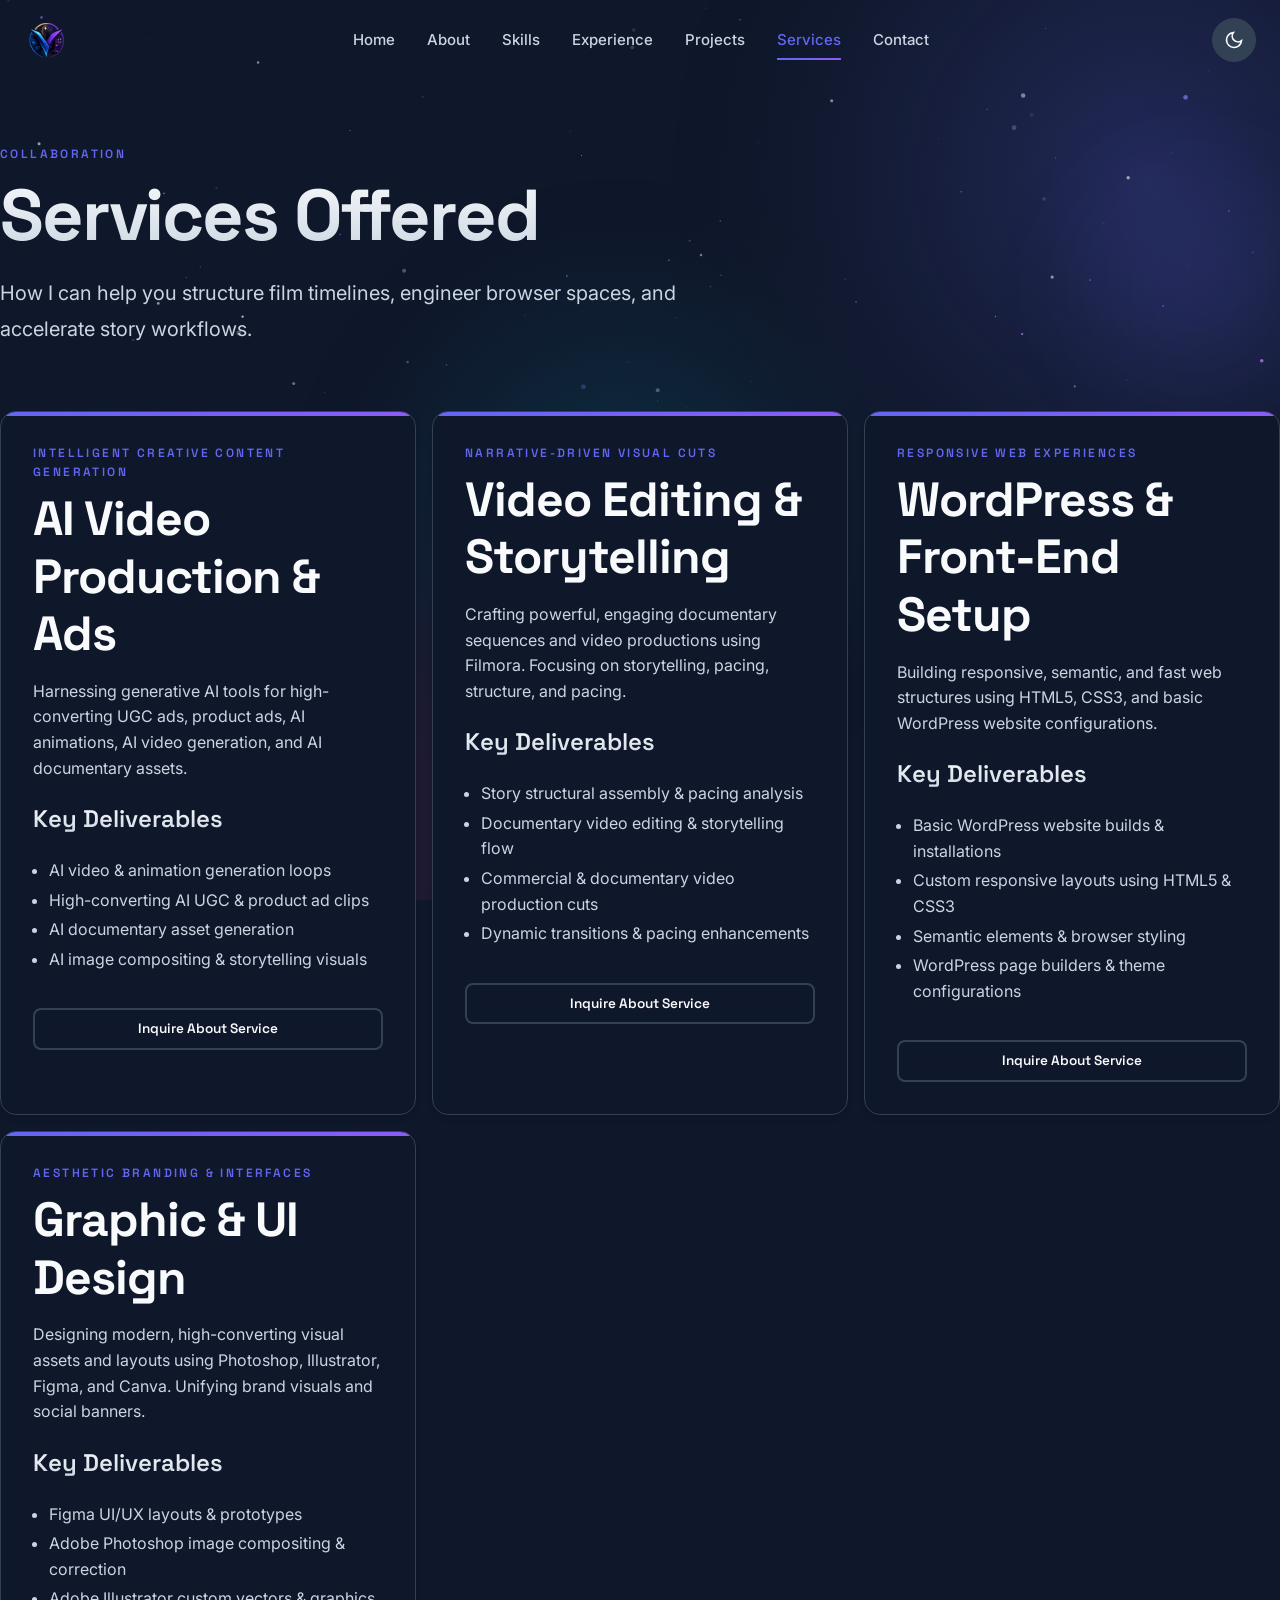
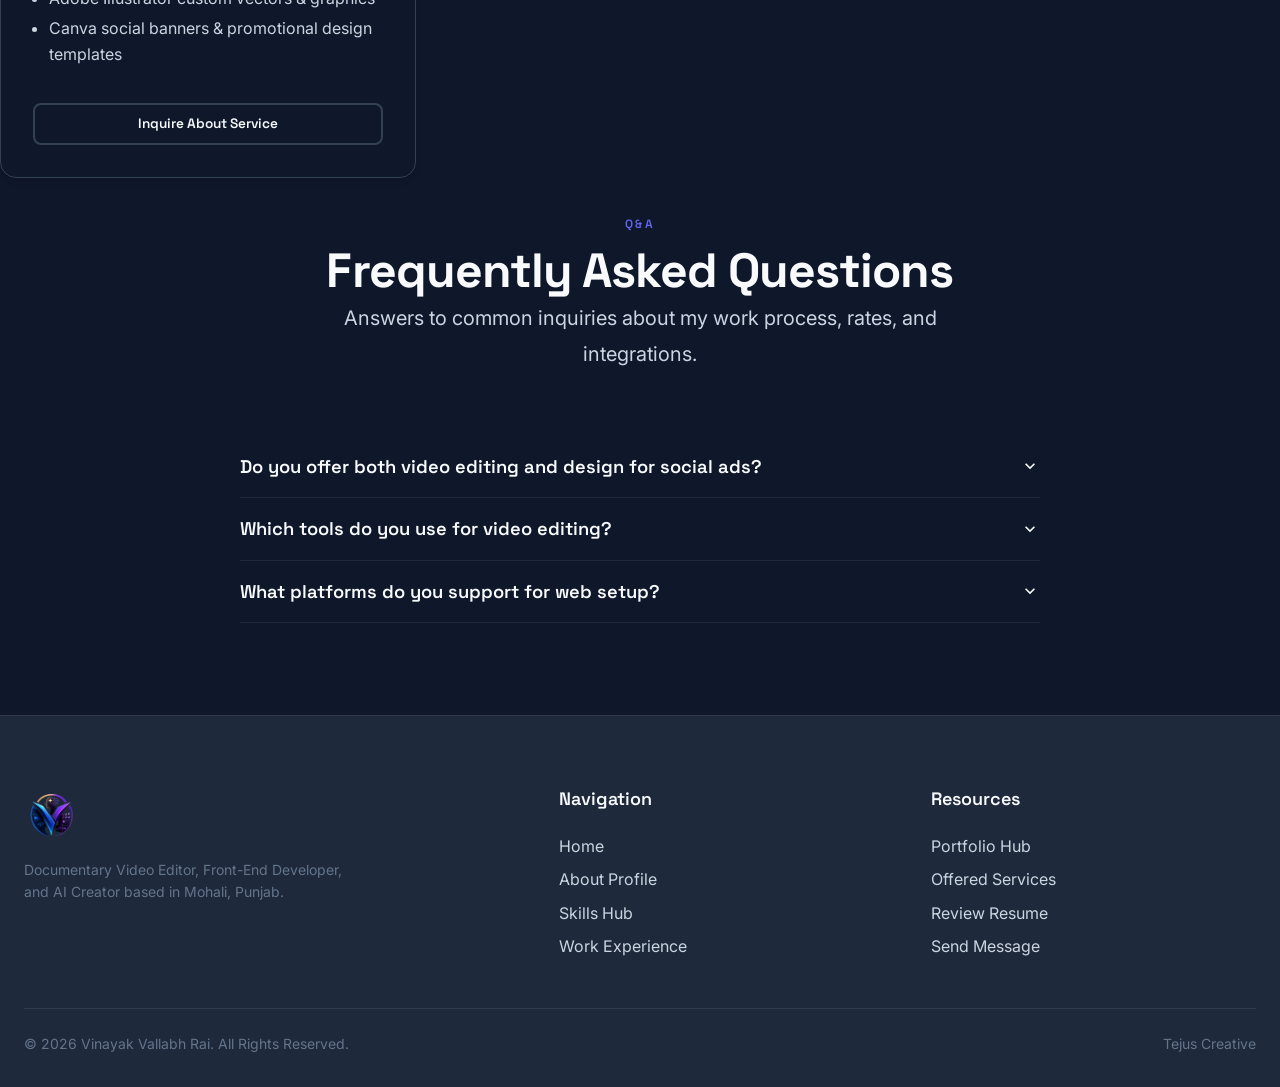
<file: services.html>
<!DOCTYPE html>
<html lang="en">
<head>
  <meta charset="UTF-8">
  <meta name="viewport" content="width=device-width, initial-scale=1.0">
  <title>Offered Services — Vinayak Vallabh Rai</title>
  <meta name="description" content="Offered video editing, front-end development, and AI pre-production automation services of Vinayak Vallabh Rai.">
  <link rel="stylesheet" href="assets/css/main.css">
  <link rel="stylesheet" href="assets/css/pages/services.css">
  <script>
    const theme = localStorage.getItem('theme') || 'dark';
    document.documentElement.setAttribute('data-theme', theme);
  </script>
</head>
<body>

  <!-- Preloader Screen -->
  <div class="loader-wrapper" id="preloader">
    <div class="loader-container">
      <div class="loader-logo"><img src="assets/images/logo-png.png" alt="Vinayak Logo" style="height: 60px; width: auto; object-fit: contain; display: inline-block;"></div>
      <div class="loader-bar-bg">
        <div class="loader-bar"></div>
      </div>
    </div>
  </div>

  <!-- Header / Navigation -->
  <header class="header">
    <div class="container nav-container">
      <a href="./" class="logo">
        <img src="assets/images/logo-png.png" alt="Vinayak Logo" style="height: 45px; width: auto; object-fit: contain; display: block;">
      </a>
      <nav class="nav-menu">
        <a href="index.html" class="nav-link">Home</a>
        <a href="about.html" class="nav-link">About</a>
        <a href="skills.html" class="nav-link">Skills</a>
        <a href="experience.html" class="nav-link">Experience</a>
        <a href="projects.html" class="nav-link">Projects</a>
        <a href="services.html" class="nav-link">Services</a>
        <a href="contact.html" class="nav-link">Contact</a>
      </nav>
      <!-- Actions Block (Theme toggle + hamburger) -->
      <div class="nav-actions">
        <button class="theme-toggle" id="theme-toggle" aria-label="Toggle theme">
          <svg class="sun-icon" width="20" height="20" fill="none" stroke="currentColor" stroke-width="2" viewBox="0 0 24 24">
            <circle cx="12" cy="12" r="5"></circle>
            <line x1="12" y1="1" x2="12" y2="3"></line>
            <line x1="12" y1="21" x2="12" y2="23"></line>
            <line x1="4.22" y1="4.22" x2="5.64" y2="5.64"></line>
            <line x1="18.36" y1="18.36" x2="19.78" y2="19.78"></line>
            <line x1="1" y1="12" x2="3" y2="12"></line>
            <line x1="21" y1="12" x2="23" y2="12"></line>
            <line x1="4.22" y1="19.78" x2="5.64" y2="18.36"></line>
            <line x1="18.36" y1="5.64" x2="19.78" y2="4.22"></line>
          </svg>
          <svg class="moon-icon" width="20" height="20" fill="none" stroke="currentColor" stroke-width="2" viewBox="0 0 24 24">
            <path d="M21 12.79A9 9 0 1 1 11.21 3 7 7 0 0 0 21 12.79z"></path>
          </svg>
        </button>
        
        <button class="nav-toggle" aria-label="Toggle navigation menu" aria-expanded="false">
          <span class="hamburger"></span>
        </button>
      </div>
    </div>
  </header>

  <!-- Mobile Overlay Menu -->
  <div class="mobile-nav">
    <div class="mobile-nav-list">
      <a href="index.html" class="mobile-nav-link">Home</a>
      <a href="about.html" class="mobile-nav-link">About</a>
      <a href="skills.html" class="mobile-nav-link">Skills</a>
      <a href="experience.html" class="mobile-nav-link">Experience</a>
      <a href="projects.html" class="mobile-nav-link">Projects</a>
      <a href="services.html" class="mobile-nav-link">Services</a>
      <a href="contact.html" class="mobile-nav-link">Contact</a>
    </div>
  </div>

  <div class="glow-spot" style="top: 15%; right: -5%;"></div>
  <div class="glow-spot secondary" style="bottom: 10%; left: -5%;"></div>

  <!-- Services Hero & List -->
  <main class="services-hero container">
    <div class="section-header reveal">
      <span class="eyebrow">Collaboration</span>
      <h1 class="mb-md text-gradient-white">Services Offered</h1>
      <p class="lead">How I can help you structure film timelines, engineer browser spaces, and accelerate story workflows.</p>
    </div>

    <!-- Services Dynamic list container -->
    <div class="grid grid-cols-1 grid-cols-lg-3 gap-xl mb-3xl" id="services-list-container"></div>

    <!-- FAQ Accordion section -->
    <section class="py-xl">
      <div class="section-header center reveal">
        <span class="eyebrow">Q&A</span>
        <h2>Frequently Asked Questions</h2>
        <p class="lead">Answers to common inquiries about my work process, rates, and integrations.</p>
      </div>
      
      <!-- FAQ rendering container -->
      <div class="faq-container" id="services-faq-container"></div>
    </section>
  </main>

  <!-- Footer -->
  <footer class="footer">
    <div class="container">
      <div class="footer-top">
        <div class="footer-brand">
          <a href="./" class="logo">
        <img src="assets/images/logo-png.png" alt="Vinayak Logo" style="height: 45px; width: auto; object-fit: contain; display: block;">
      </a>
          <p class="body-sm">Documentary Video Editor, Front-End Developer, and AI Creator based in Mohali, Punjab.</p>
        </div>
        <div class="footer-column">
          <h4>Navigation</h4>
          <div class="footer-links">
            <a href="index.html">Home</a>
            <a href="about.html">About Profile</a>
            <a href="skills.html">Skills Hub</a>
            <a href="experience.html">Work Experience</a>
          </div>
        </div>
        <div class="footer-column">
          <h4>Resources</h4>
          <div class="footer-links">
            <a href="projects.html">Portfolio Hub</a>
            <a href="services.html">Offered Services</a>
            <a href="resume.html">Review Resume</a>
            <a href="contact.html">Send Message</a>
          </div>
        </div>
      </div>
      <div class="footer-bottom">
        <div class="copyright">&copy; 2026 Vinayak Vallabh Rai. All Rights Reserved.</div>
        <div class="footer-meta"><span>Tejus Creative</span></div>
      </div>
    </div>
  </footer>

  <button class="back-to-top" aria-label="Scroll back to top">
    <svg width="24" height="24" fill="currentColor" viewBox="0 0 24 24"><path d="M7.41 15.41L12 10.83l4.59 4.58L18 14l-6-6-6 6z"/></svg>
  </button>

  <script src="assets/js/data/services.js"></script>
  <script src="assets/js/main.js"></script>
</body>
</html>
</file>
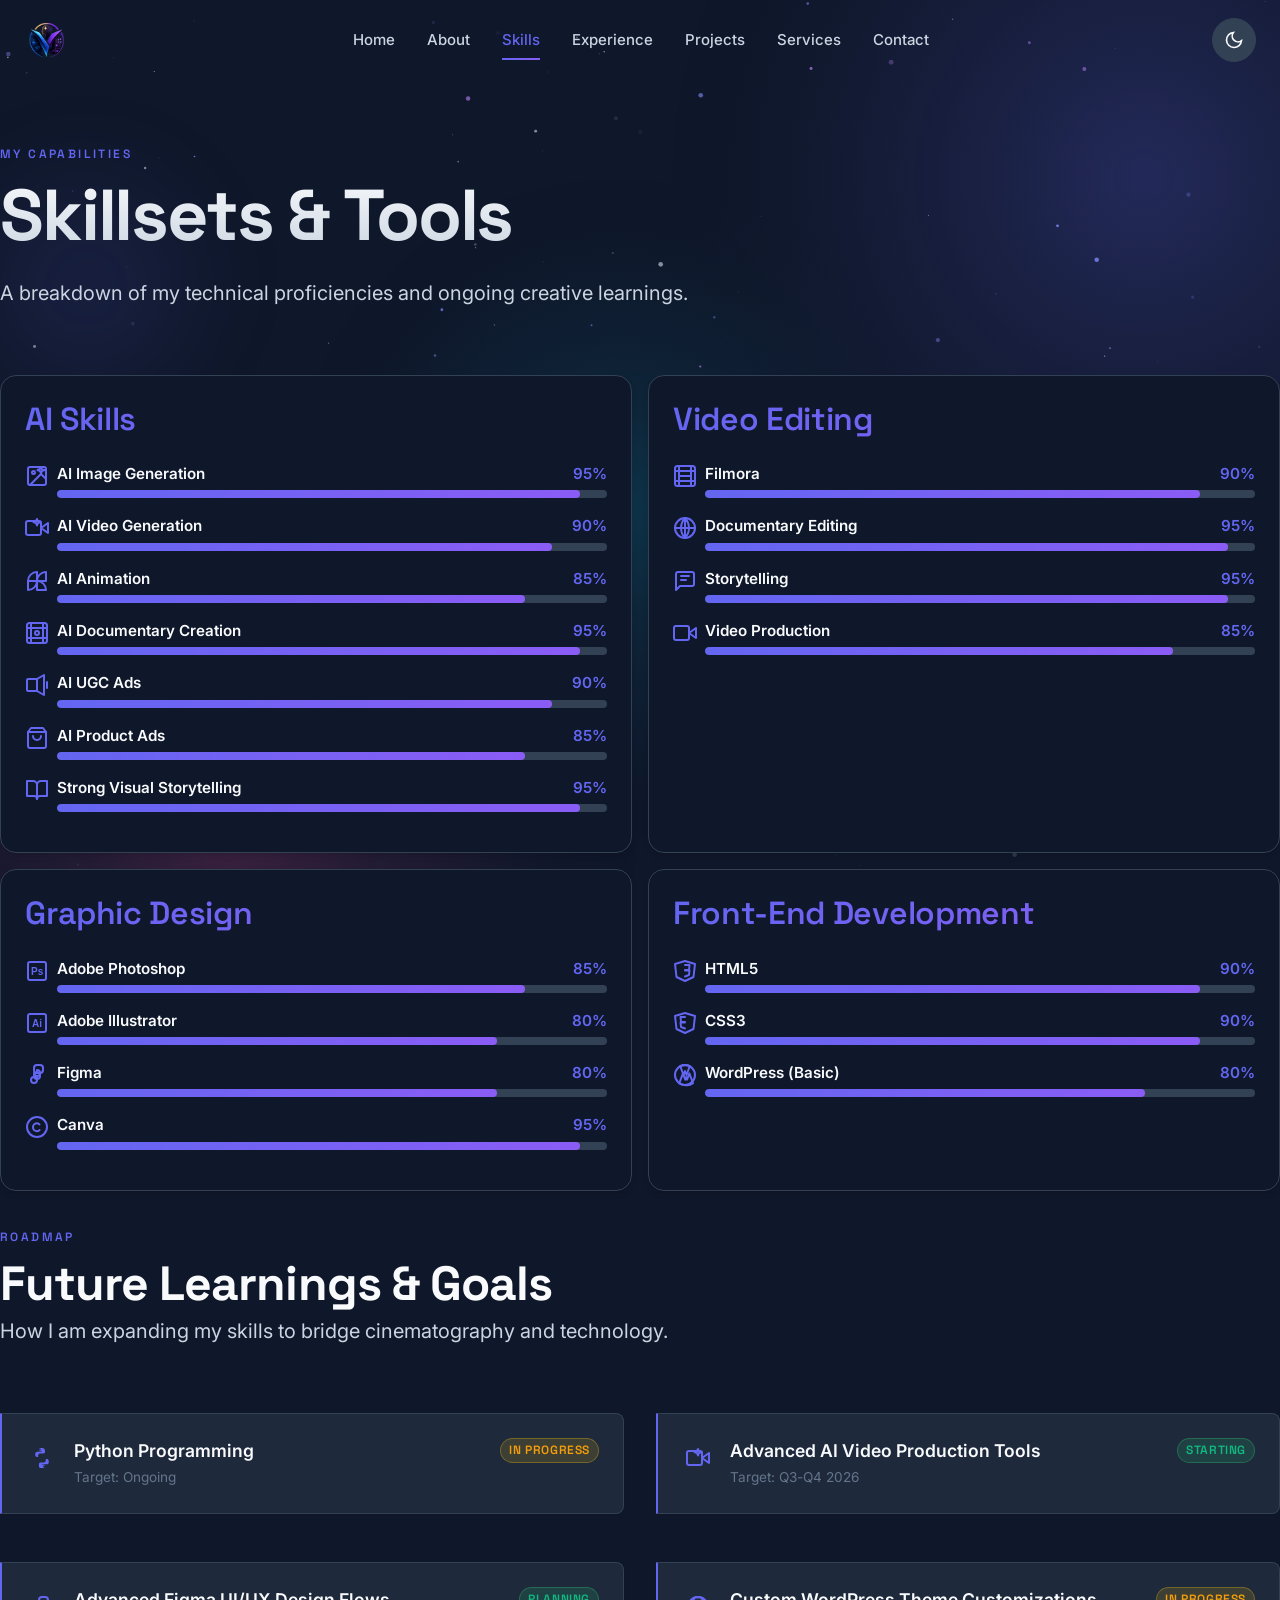
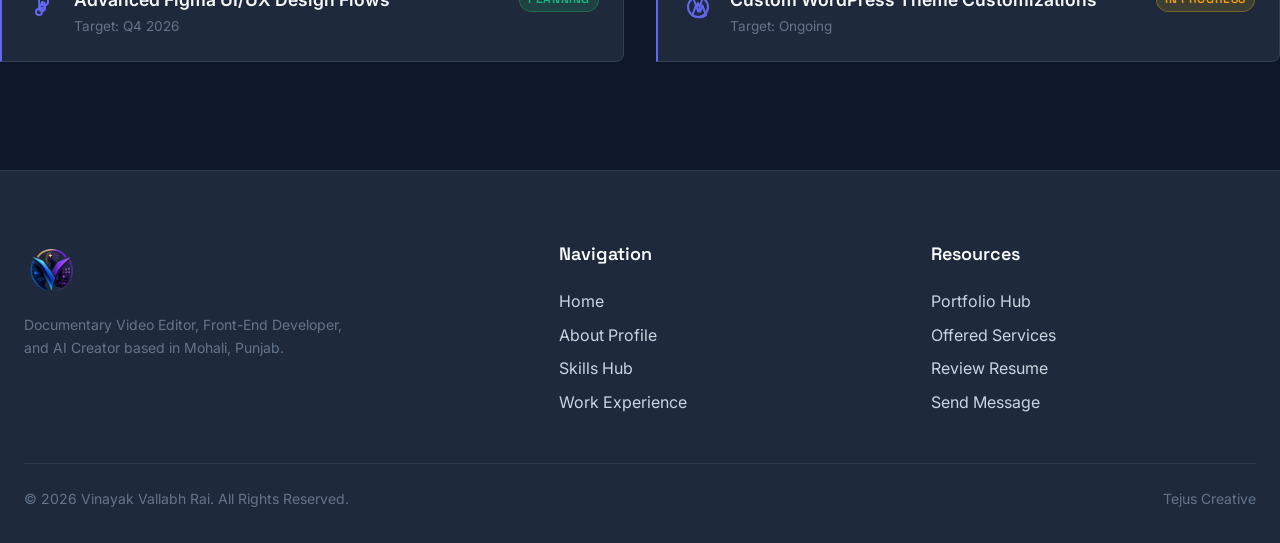
<file: skills.html>
<!DOCTYPE html>
<html lang="en">
<head>
  <meta charset="UTF-8">
  <meta name="viewport" content="width=device-width, initial-scale=1.0">
  <title>Skills Hub — Vinayak Vallabh Rai</title>
  <meta name="description" content="Explore Vinayak Vallabh Rai's technical skills across video editing, frontend development, and generative AI workflow automation.">
  <link rel="stylesheet" href="assets/css/main.css">
  <link rel="stylesheet" href="assets/css/pages/skills.css">
  <script>
    const theme = localStorage.getItem('theme') || 'dark';
    document.documentElement.setAttribute('data-theme', theme);
  </script>
</head>
<body>

  <!-- Preloader Screen -->
  <div class="loader-wrapper" id="preloader">
    <div class="loader-container">
      <div class="loader-logo"><img src="assets/images/logo-png.png" alt="Vinayak Logo" style="height: 60px; width: auto; object-fit: contain; display: inline-block;"></div>
      <div class="loader-bar-bg">
        <div class="loader-bar"></div>
      </div>
    </div>
  </div>

  <!-- Header / Navigation -->
  <header class="header">
    <div class="container nav-container">
      <a href="./" class="logo">
        <img src="assets/images/logo-png.png" alt="Vinayak Logo" style="height: 45px; width: auto; object-fit: contain; display: block;">
      </a>
      <nav class="nav-menu">
        <a href="index.html" class="nav-link">Home</a>
        <a href="about.html" class="nav-link">About</a>
        <a href="skills.html" class="nav-link">Skills</a>
        <a href="experience.html" class="nav-link">Experience</a>
        <a href="projects.html" class="nav-link">Projects</a>
        <a href="services.html" class="nav-link">Services</a>
        <a href="contact.html" class="nav-link">Contact</a>
      </nav>
      <!-- Actions Block (Theme toggle + hamburger) -->
      <div class="nav-actions">
        <button class="theme-toggle" id="theme-toggle" aria-label="Toggle theme">
          <svg class="sun-icon" width="20" height="20" fill="none" stroke="currentColor" stroke-width="2" viewBox="0 0 24 24">
            <circle cx="12" cy="12" r="5"></circle>
            <line x1="12" y1="1" x2="12" y2="3"></line>
            <line x1="12" y1="21" x2="12" y2="23"></line>
            <line x1="4.22" y1="4.22" x2="5.64" y2="5.64"></line>
            <line x1="18.36" y1="18.36" x2="19.78" y2="19.78"></line>
            <line x1="1" y1="12" x2="3" y2="12"></line>
            <line x1="21" y1="12" x2="23" y2="12"></line>
            <line x1="4.22" y1="19.78" x2="5.64" y2="18.36"></line>
            <line x1="18.36" y1="5.64" x2="19.78" y2="4.22"></line>
          </svg>
          <svg class="moon-icon" width="20" height="20" fill="none" stroke="currentColor" stroke-width="2" viewBox="0 0 24 24">
            <path d="M21 12.79A9 9 0 1 1 11.21 3 7 7 0 0 0 21 12.79z"></path>
          </svg>
        </button>
        
        <button class="nav-toggle" aria-label="Toggle navigation menu" aria-expanded="false">
          <span class="hamburger"></span>
        </button>
      </div>
    </div>
  </header>

  <!-- Mobile Overlay Menu -->
  <div class="mobile-nav">
    <div class="mobile-nav-list">
      <a href="index.html" class="mobile-nav-link">Home</a>
      <a href="about.html" class="mobile-nav-link">About</a>
      <a href="skills.html" class="mobile-nav-link">Skills</a>
      <a href="experience.html" class="mobile-nav-link">Experience</a>
      <a href="projects.html" class="mobile-nav-link">Projects</a>
      <a href="services.html" class="mobile-nav-link">Services</a>
      <a href="contact.html" class="mobile-nav-link">Contact</a>
    </div>
  </div>

  <div class="glow-spot" style="top: 15%; left: -5%;"></div>
  <div class="glow-spot secondary" style="bottom: 15%; right: -5%;"></div>

  <!-- Skills Hero & Categories -->
  <main class="skills-hero container">
    <div class="section-header reveal">
      <span class="eyebrow">My Capabilities</span>
      <h1 class="mb-md text-gradient-white">Skillsets & Tools</h1>
      <p class="lead">A breakdown of my technical proficiencies and ongoing creative learnings.</p>
    </div>

    <!-- Container for dynamic skill lists -->
    <div class="grid grid-cols-1 grid-cols-md-2 gap-xl mb-3xl" id="skills-categories-container"></div>

    <!-- Roadmap Section -->
    <section class="py-xl">
      <div class="section-header reveal">
        <span class="eyebrow">Roadmap</span>
        <h2>Future Learnings & Goals</h2>
        <p class="lead">How I am expanding my skills to bridge cinematography and technology.</p>
      </div>
      
      <!-- Container for learning milestones -->
      <div class="skill-list-grid" id="skills-roadmap-container"></div>
    </section>
  </main>

  <!-- Footer -->
  <footer class="footer">
    <div class="container">
      <div class="footer-top">
        <div class="footer-brand">
          <a href="./" class="logo">
        <img src="assets/images/logo-png.png" alt="Vinayak Logo" style="height: 45px; width: auto; object-fit: contain; display: block;">
      </a>
          <p class="body-sm">Documentary Video Editor, Front-End Developer, and AI Creator based in Mohali, Punjab.</p>
        </div>
        <div class="footer-column">
          <h4>Navigation</h4>
          <div class="footer-links">
            <a href="index.html">Home</a>
            <a href="about.html">About Profile</a>
            <a href="skills.html">Skills Hub</a>
            <a href="experience.html">Work Experience</a>
          </div>
        </div>
        <div class="footer-column">
          <h4>Resources</h4>
          <div class="footer-links">
            <a href="projects.html">Portfolio Hub</a>
            <a href="services.html">Offered Services</a>
            <a href="resume.html">Review Resume</a>
            <a href="contact.html">Send Message</a>
          </div>
        </div>
      </div>
      <div class="footer-bottom">
        <div class="copyright">&copy; 2026 Vinayak Vallabh Rai. All Rights Reserved.</div>
        <div class="footer-meta"><span>Tejus Creative</span></div>
      </div>
    </div>
  </footer>

  <button class="back-to-top" aria-label="Scroll back to top">
    <svg width="24" height="24" fill="currentColor" viewBox="0 0 24 24"><path d="M7.41 15.41L12 10.83l4.59 4.58L18 14l-6-6-6 6z"/></svg>
  </button>

  <script src="assets/js/data/skills.js"></script>
  <script src="assets/js/main.js"></script>
</body>
</html>
</file>
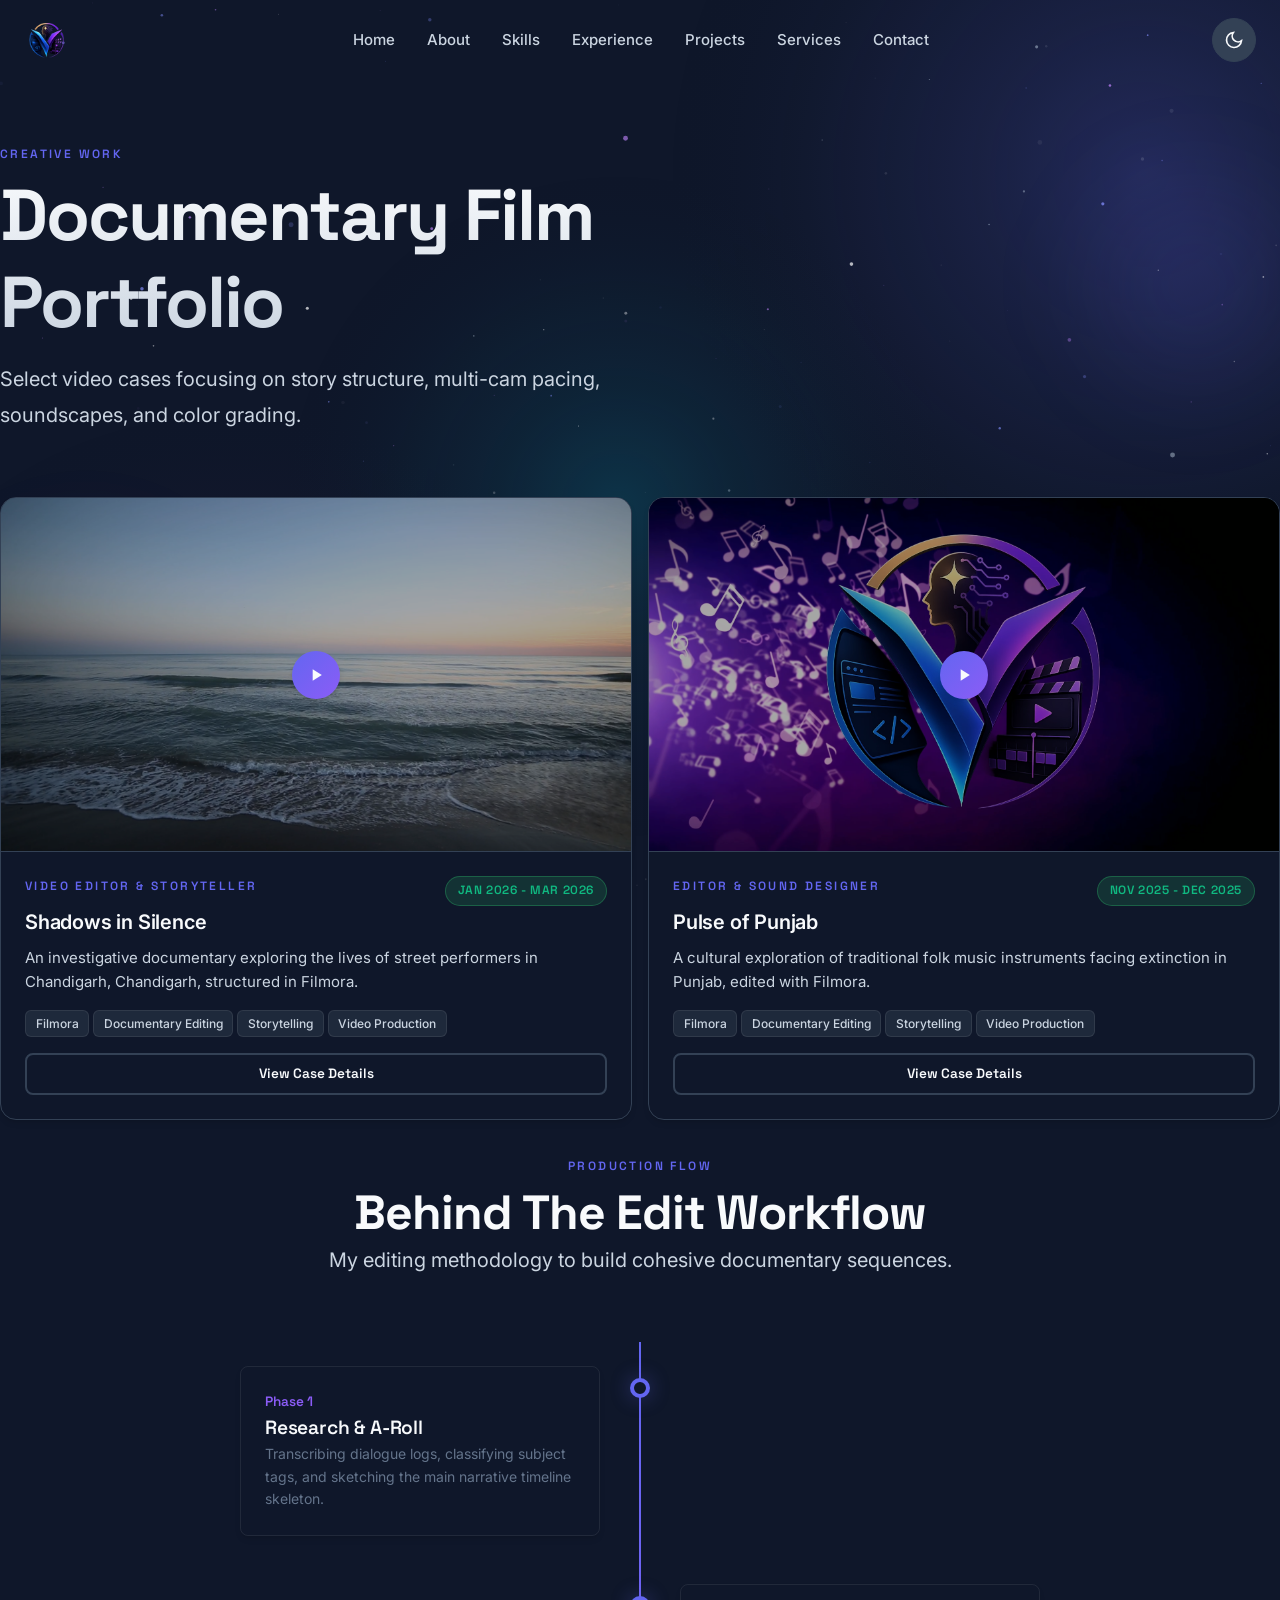
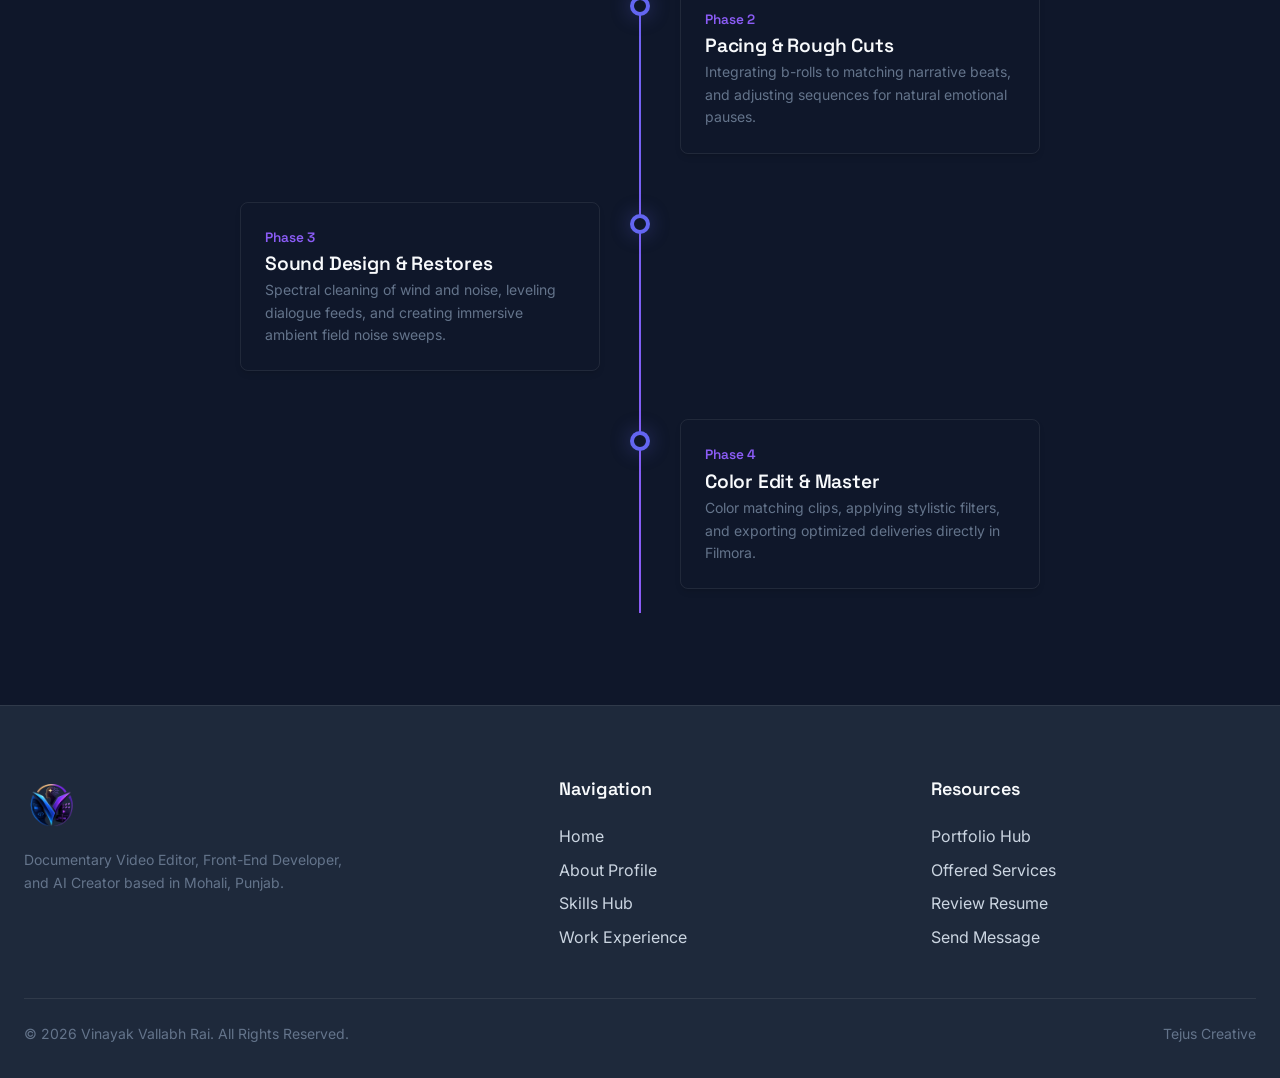
<file: video-portfolio.html>
<!DOCTYPE html>
<html lang="en">
<head>
  <meta charset="UTF-8">
  <meta name="viewport" content="width=device-width, initial-scale=1.0">
  <title>Documentary Film Portfolio — Vinayak Vallabh Rai</title>
  <meta name="description" content="Cinematic and documentary film editing portfolio of Vinayak Vallabh Rai, Lead Video Editor.">
  <link rel="stylesheet" href="assets/css/main.css">
  <link rel="stylesheet" href="assets/css/pages/video-portfolio.css">
  <script>
    const theme = localStorage.getItem('theme') || 'dark';
    document.documentElement.setAttribute('data-theme', theme);
  </script>
</head>
<body>

  <!-- Preloader Screen -->
  <div class="loader-wrapper" id="preloader">
    <div class="loader-container">
      <div class="loader-logo"><img src="assets/images/logo-png.png" alt="Vinayak Logo" style="height: 60px; width: auto; object-fit: contain; display: inline-block;"></div>
      <div class="loader-bar-bg">
        <div class="loader-bar"></div>
      </div>
    </div>
  </div>

  <!-- Header / Navigation -->
  <header class="header">
    <div class="container nav-container">
      <a href="./" class="logo">
        <img src="assets/images/logo-png.png" alt="Vinayak Logo" style="height: 45px; width: auto; object-fit: contain; display: block;">
      </a>
      <nav class="nav-menu">
        <a href="index.html" class="nav-link">Home</a>
        <a href="about.html" class="nav-link">About</a>
        <a href="skills.html" class="nav-link">Skills</a>
        <a href="experience.html" class="nav-link">Experience</a>
        <a href="projects.html" class="nav-link">Projects</a>
        <a href="services.html" class="nav-link">Services</a>
        <a href="contact.html" class="nav-link">Contact</a>
      </nav>
      <!-- Actions Block (Theme toggle + hamburger) -->
      <div class="nav-actions">
        <button class="theme-toggle" id="theme-toggle" aria-label="Toggle theme">
          <svg class="sun-icon" width="20" height="20" fill="none" stroke="currentColor" stroke-width="2" viewBox="0 0 24 24">
            <circle cx="12" cy="12" r="5"></circle>
            <line x1="12" y1="1" x2="12" y2="3"></line>
            <line x1="12" y1="21" x2="12" y2="23"></line>
            <line x1="4.22" y1="4.22" x2="5.64" y2="5.64"></line>
            <line x1="18.36" y1="18.36" x2="19.78" y2="19.78"></line>
            <line x1="1" y1="12" x2="3" y2="12"></line>
            <line x1="21" y1="12" x2="23" y2="12"></line>
            <line x1="4.22" y1="19.78" x2="5.64" y2="18.36"></line>
            <line x1="18.36" y1="5.64" x2="19.78" y2="4.22"></line>
          </svg>
          <svg class="moon-icon" width="20" height="20" fill="none" stroke="currentColor" stroke-width="2" viewBox="0 0 24 24">
            <path d="M21 12.79A9 9 0 1 1 11.21 3 7 7 0 0 0 21 12.79z"></path>
          </svg>
        </button>
        
        <button class="nav-toggle" aria-label="Toggle navigation menu" aria-expanded="false">
          <span class="hamburger"></span>
        </button>
      </div>
    </div>
  </header>

  <!-- Mobile Overlay Menu -->
  <div class="mobile-nav">
    <div class="mobile-nav-list">
      <a href="index.html" class="mobile-nav-link">Home</a>
      <a href="about.html" class="mobile-nav-link">About</a>
      <a href="skills.html" class="mobile-nav-link">Skills</a>
      <a href="experience.html" class="mobile-nav-link">Experience</a>
      <a href="projects.html" class="mobile-nav-link">Projects</a>
      <a href="services.html" class="mobile-nav-link">Services</a>
      <a href="contact.html" class="mobile-nav-link">Contact</a>
    </div>
  </div>

  <div class="glow-spot" style="top: 15%; right: -5%;"></div>
  <div class="glow-spot secondary" style="bottom: 10%; left: -5%;"></div>

  <!-- Video Portfolio Hero -->
  <main class="video-hero container">
    <div class="section-header reveal">
      <span class="eyebrow">Creative Work</span>
      <h1 class="mb-md text-gradient-white">Documentary Film Portfolio</h1>
      <p class="lead">Select video cases focusing on story structure, multi-cam pacing, soundscapes, and color grading.</p>
    </div>

    <!-- Video Grid Container -->
    <div class="grid grid-cols-1 grid-cols-md-2 gap-xl mb-3xl" id="video-portfolio-grid"></div>

    <!-- Behind the Edit Workflow Timeline -->
    <section class="py-xl reveal">
      <div class="section-header center">
        <span class="eyebrow">Production Flow</span>
        <h2>Behind The Edit Workflow</h2>
        <p class="lead">My editing methodology to build cohesive documentary sequences.</p>
      </div>

      <div class="timeline">
        <div class="timeline-item timeline-item-left">
          <div class="timeline-dot"></div>
          <div class="timeline-content">
            <span class="timeline-date">Phase 1</span>
            <h3 class="timeline-title">Research & A-Roll</h3>
            <p class="body-sm">Transcribing dialogue logs, classifying subject tags, and sketching the main narrative timeline skeleton.</p>
          </div>
        </div>
        <div class="timeline-item timeline-item-right">
          <div class="timeline-dot"></div>
          <div class="timeline-content">
            <span class="timeline-date">Phase 2</span>
            <h3 class="timeline-title">Pacing & Rough Cuts</h3>
            <p class="body-sm">Integrating b-rolls to matching narrative beats, and adjusting sequences for natural emotional pauses.</p>
          </div>
        </div>
        <div class="timeline-item timeline-item-left">
          <div class="timeline-dot"></div>
          <div class="timeline-content">
            <span class="timeline-date">Phase 3</span>
            <h3 class="timeline-title">Sound Design & Restores</h3>
            <p class="body-sm">Spectral cleaning of wind and noise, leveling dialogue feeds, and creating immersive ambient field noise sweeps.</p>
          </div>
        </div>
        <div class="timeline-item timeline-item-right">
          <div class="timeline-dot"></div>
          <div class="timeline-content">
            <span class="timeline-date">Phase 4</span>
            <h3 class="timeline-title">Color Edit & Master</h3>
            <p class="body-sm">Color matching clips, applying stylistic filters, and exporting optimized deliveries directly in Filmora.</p>
          </div>
        </div>
      </div>
    </section>
  </main>

  <!-- Footer -->
  <footer class="footer">
    <div class="container">
      <div class="footer-top">
        <div class="footer-brand">
          <a href="./" class="logo">
        <img src="assets/images/logo-png.png" alt="Vinayak Logo" style="height: 45px; width: auto; object-fit: contain; display: block;">
      </a>
          <p class="body-sm">Documentary Video Editor, Front-End Developer, and AI Creator based in Mohali, Punjab.</p>
        </div>
        <div class="footer-column">
          <h4>Navigation</h4>
          <div class="footer-links">
            <a href="index.html">Home</a>
            <a href="about.html">About Profile</a>
            <a href="skills.html">Skills Hub</a>
            <a href="experience.html">Work Experience</a>
          </div>
        </div>
        <div class="footer-column">
          <h4>Resources</h4>
          <div class="footer-links">
            <a href="projects.html">Portfolio Hub</a>
            <a href="services.html">Offered Services</a>
            <a href="resume.html">Review Resume</a>
            <a href="contact.html">Send Message</a>
          </div>
        </div>
      </div>
      <div class="footer-bottom">
        <div class="copyright">&copy; 2026 Vinayak Vallabh Rai. All Rights Reserved.</div>
        <div class="footer-meta"><span>Tejus Creative</span></div>
      </div>
    </div>
  </footer>

  <button class="back-to-top" aria-label="Scroll back to top">
    <svg width="24" height="24" fill="currentColor" viewBox="0 0 24 24"><path d="M7.41 15.41L12 10.83l4.59 4.58L18 14l-6-6-6 6z"/></svg>
  </button>

  <script src="assets/js/data/projects.js"></script>
  <script src="assets/js/main.js"></script>
</body>
</html>
</file>
<file: assets/css/main.css>
/* main.css - Entry Stylesheet imports */
@import url('base/variables.css');
@import url('base/reset.css');
@import url('base/typography.css');
@import url('base/utilities.css');
@import url('layout/grid.css');
@import url('layout/navigation.css');
@import url('layout/footer.css');
@import url('components/buttons.css');
@import url('components/cards.css');
@import url('components/forms.css');
@import url('components/timeline.css');
@import url('components/badges-tags.css');
@import url('components/modal.css');
@import url('components/loader.css');
@import url('components/cursor.css');
@import url('animations.css');
</file>
<file: assets/css/pages/home.css>
/* home.css - Styles specific to index.html matching old portfolio */

/* Hero Section */
.hero {
  min-height: 100vh;
  display: flex;
  align-items: center;
  padding-top: 100px;
  position: relative;
  overflow: hidden;
}

/* Hero Background and Space Canvas */
.hero-bg {
  position: absolute;
  top: 0;
  left: 0;
  width: 100%;
  height: 100%;
  overflow: hidden;
  z-index: -1;
  pointer-events: none;
}

#space-bg-canvas {
  position: absolute;
  top: 0;
  left: 0;
  width: 100%;
  height: 100%;
  display: block;
}

/* Layout Grid for Hero */
.hero .container {
  display: grid;
  grid-template-columns: 1fr;
  gap: 4rem;
  align-items: center;
  width: 100%;
}

@media (min-width: 992px) {
  .hero .container {
    grid-template-columns: 1.2fr 1fr;
  }
}

.hero-content {
  position: relative;
  z-index: 2;
}

.hero-greeting {
  font-family: var(--font-heading);
  font-size: 1.125rem;
  font-weight: 500;
  color: var(--accent-primary);
  margin-bottom: var(--space-xs);
  display: block;
}

.hero-title {
  font-size: clamp(2.5rem, 6vw, 4.2rem);
  font-weight: 700;
  line-height: 1.1;
  margin-bottom: 1rem;
}

.hero-title span {
  background: var(--accent-gradient);
  -webkit-background-clip: text;
  -webkit-text-fill-color: transparent;
  background-clip: text;
}

.hero-typing-container {
  font-size: clamp(1.25rem, 3vw, 1.75rem);
  color: var(--text-secondary);
  margin-bottom: 1.5rem;
  font-family: var(--font-heading);
  font-weight: 500;
}

.hero-typing {
  color: var(--accent-primary);
  font-weight: 600;
}

.hero-cursor {
  display: inline-block;
  width: 2px;
  height: 0.8em;
  background-color: var(--accent-primary);
  margin-left: 4px;
  animation: blink 0.75s step-end infinite;
}

.hero-intro {
  font-size: 1.125rem;
  color: var(--text-secondary);
  line-height: 1.8;
  margin-bottom: 2rem;
}

/* Floating profile morph image styling */
.hero-image {
  display: flex;
  justify-content: center;
  align-items: center;
}

.image-wrapper {
  position: relative;
  width: 100%;
  max-width: 400px;
}

.image-glow {
  position: absolute;
  top: 50%;
  left: 50%;
  transform: translate(-50%, -50%);
  width: 120%;
  height: 120%;
  background: var(--accent-gradient);
  border-radius: var(--radius-full);
  filter: blur(60px);
  opacity: 0.25;
  animation: pulseGlow 4s ease-in-out infinite;
}

@keyframes pulseGlow {
  0%, 100% { transform: translate(-50%, -50%) scale(1); opacity: 0.25; }
  50% { transform: translate(-50%, -50%) scale(1.08); opacity: 0.35; }
}

.profile-img-morph {
  width: 100%;
  aspect-ratio: 1;
  object-fit: cover;
  border-radius: 30% 70% 70% 30% / 30% 30% 70% 70%;
  position: relative;
  z-index: 1;
  background-color: var(--bg-tertiary);
  border: 1px solid var(--border-color);
  animation: morph 8s ease-in-out infinite;
}

@keyframes morph {
  0%, 100% { border-radius: 30% 70% 70% 30% / 30% 30% 70% 70%; }
  25% { border-radius: 58% 42% 75% 25% / 76% 46% 54% 24%; }
  50% { border-radius: 50% 50% 33% 67% / 55% 27% 73% 45%; }
  75% { border-radius: 33% 67% 58% 42% / 63% 68% 32% 37%; }
}

.floating-card {
  position: absolute;
  background: var(--bg-glass);
  backdrop-filter: blur(10px);
  -webkit-backdrop-filter: blur(10px);
  padding: 0.75rem 1.25rem;
  border-radius: var(--radius-lg);
  display: flex;
  align-items: center;
  gap: 0.5rem;
  font-size: 0.875rem;
  font-weight: 600;
  color: var(--text-primary);
  box-shadow: var(--shadow-lg);
  border: 1px solid var(--border-color);
  z-index: 2;
  animation: floatCard 6s ease-in-out infinite;
}

.floating-card svg {
  color: var(--accent-primary);
}

.card-1 {
  top: 20%;
  left: -20px;
  animation-delay: 0s;
}

.card-2 {
  bottom: 20%;
  right: -20px;
  animation-delay: -3s;
}

@keyframes floatCard {
  0%, 100% { transform: translateY(0); }
  50% { transform: translateY(-12px); }
}

/* Mouse Scroll Indicator */
.scroll-indicator {
  position: absolute;
  bottom: 2rem;
  left: 50%;
  transform: translateX(-50%);
  display: flex;
  flex-direction: column;
  align-items: center;
  gap: 0.5rem;
  color: var(--text-muted);
  font-size: 0.75rem;
  animation: bounce 2s infinite;
  z-index: 2;
}

.mouse {
  width: 24px;
  height: 40px;
  border: 2px solid var(--text-muted);
  border-radius: 12px;
  display: flex;
  justify-content: center;
  padding-top: 8px;
  position: relative;
}

.wheel {
  width: 4px;
  height: 8px;
  background: var(--text-muted);
  border-radius: 2px;
  animation: scrollWheel 2s infinite;
}

@keyframes bounce {
  0%, 20%, 50%, 80%, 100% { transform: translateX(-50%) translateY(0); }
  40% { transform: translateX(-50%) translateY(-10px); }
  60% { transform: translateX(-50%) translateY(-5px); }
}

@keyframes scrollWheel {
  0% { transform: translateY(0); opacity: 1; }
  100% { transform: translateY(12px); opacity: 0; }
}

@keyframes blink {
  from, to { background-color: transparent }
  50% { background-color: var(--accent-primary) }
}

/* Behind the Edit Timeline mini block */
.mini-process-flow {
  display: grid;
  grid-template-columns: repeat(2, 1fr);
  gap: var(--space-md);
  margin-top: var(--space-lg);
}

@media (min-width: 768px) {
  .mini-process-flow {
    grid-template-columns: repeat(4, 1fr);
  }
}

.process-step {
  text-align: center;
  padding: var(--space-md);
  border-radius: var(--radius-md);
  border: 1px solid var(--border-color);
  background: var(--bg-secondary);
  transition: transform var(--transition-normal), border-color var(--transition-normal);
}

.process-step:hover {
  transform: translateY(-4px);
  border-color: var(--accent-primary);
}

.process-number {
  font-family: var(--font-heading);
  font-size: 1.5rem;
  font-weight: 700;
  color: var(--accent-primary);
  margin-bottom: var(--space-xs);
  display: block;
}
</file>
<file: assets/css/pages/about.css>
/* about.css - Styling for the About Profile page matching old portfolio */
.about-hero {
  padding: 140px 0 60px;
}

.profile-grid {
  display: grid;
  grid-template-columns: 1fr;
  gap: 5rem;
  align-items: center;
}

@media (min-width: 992px) {
  .profile-grid {
    grid-template-columns: 1fr 1.2fr;
  }
}

.profile-img-container {
  position: relative;
  border-radius: var(--radius-2xl);
  overflow: visible; /* allow badge to overflow */
  width: 100%;
  max-width: 400px;
  margin: 0 auto;
}

.profile-img-placeholder {
  width: 100%;
  aspect-ratio: 4 / 5;
  background-color: var(--bg-secondary);
  border-radius: var(--radius-2xl);
  display: flex;
  flex-direction: column;
  align-items: center;
  justify-content: center;
  border: 1px solid var(--border-color);
  box-shadow: var(--shadow-xl);
}

.profile-img-placeholder svg {
  color: var(--accent-primary);
}

/* Experience Badge */
.experience-badge {
  position: absolute;
  bottom: -20px;
  right: -20px;
  background: var(--accent-gradient);
  color: #ffffff;
  padding: 1.5rem;
  border-radius: var(--radius-xl);
  text-align: center;
  box-shadow: var(--shadow-lg);
  z-index: 5;
}

.experience-badge .years {
  display: block;
  font-family: var(--font-heading);
  font-size: 2.5rem;
  font-weight: 700;
  line-height: 1;
}

.experience-badge .text {
  font-size: 0.75rem;
  font-weight: 500;
  text-transform: uppercase;
  letter-spacing: 0.05em;
}

@media (max-width: 576px) {
  .experience-badge {
    right: 0;
    bottom: -10px;
    padding: 1rem;
  }
  .experience-badge .years {
    font-size: 1.8rem;
  }
}

.philosophy-quote {
  border-left: 4px solid var(--accent-primary);
  padding-left: var(--space-md);
  font-style: italic;
  margin: var(--space-lg) 0;
}
</file>
<file: assets/css/pages/ai-creator.css>
/* ai-creator.css - AI workflow tools styling details */
.ai-hero {
  padding: 140px 0 60px;
}

.ai-usecase-card {
  border-radius: var(--radius-lg);
  padding: var(--space-xl);
}

.ai-pipeline-box {
  display: flex;
  flex-direction: column;
  gap: var(--space-md);
}

.ai-pipeline-node {
  padding: var(--space-md);
  border: 1px dashed var(--accent);
  background: var(--bg-card);
  border-radius: var(--radius-md);
  position: relative;
}

.ai-pipeline-arrow {
  text-align: center;
  color: var(--accent-secondary);
  font-size: 1.5rem;
}
</file>
<file: assets/css/pages/contact.css>
/* contact.css - Contact details page structures */
.contact-hero {
  padding: 140px 0 60px;
}

.contact-layout {
  display: grid;
  grid-template-columns: 1fr;
  gap: var(--space-2xl);
}

@media (min-width: 992px) {
  .contact-layout {
    grid-template-columns: 1fr 1.5fr;
  }
}

.contact-info-list {
  display: flex;
  flex-direction: column;
  gap: var(--space-lg);
}

.contact-info-item {
  display: flex;
  align-items: flex-start;
  gap: var(--space-md);
}

.contact-info-icon {
  width: 48px;
  height: 48px;
  border-radius: var(--radius-md);
  border: 1px solid var(--glass-border);
  background: var(--bg-card);
  color: var(--accent);
  display: flex;
  align-items: center;
  justify-content: center;
  flex-shrink: 0;
}

/* Availability Pulse Signal */
.availability-tag {
  display: inline-flex;
  align-items: center;
  gap: var(--space-xs);
  padding: 0.35rem 0.8rem;
  border-radius: var(--radius-full);
  background-color: rgba(46, 204, 113, 0.1);
  color: var(--success);
  border: 1px solid rgba(46, 204, 113, 0.25);
  font-family: var(--font-heading);
  font-size: 0.8rem;
  font-weight: 600;
}

.pulse-dot {
  width: 8px;
  height: 8px;
  background-color: var(--success);
  border-radius: var(--radius-full);
  animation: pulseDotAnim 1.6s infinite;
}

@keyframes pulseDotAnim {
  0% {
    transform: scale(0.95);
    box-shadow: 0 0 0 0 rgba(46, 204, 113, 0.5);
  }
  70% {
    transform: scale(1);
    box-shadow: 0 0 0 6px rgba(46, 204, 113, 0);
  }
  100% {
    transform: scale(0.95);
    box-shadow: 0 0 0 0 rgba(46, 204, 113, 0);
  }
}
</file>
<file: assets/css/pages/experience.css>
/* experience.css - Spacing overrides and certificate grids matching old portfolio */
.experience-hero {
  padding: 140px 0 60px;
}

.experience-block {
  margin-bottom: var(--space-3xl);
}

.experience-list {
  display: flex;
  flex-direction: column;
  gap: var(--space-lg);
}

.role-achievement-list {
  padding-left: var(--space-lg);
  list-style-type: square;
}

.role-achievement-list li {
  margin-bottom: var(--space-xs);
  color: var(--text-secondary);
}
</file>
<file: assets/css/pages/frontend-portfolio.css>
/* frontend-portfolio.css - Front-End specific page styles */
.frontend-hero {
  padding: 140px 0 60px;
}

.tech-badges-grid {
  display: flex;
  flex-wrap: wrap;
  gap: var(--space-sm);
  margin-top: var(--space-lg);
}

.tech-badge-card {
  padding: var(--space-sm) var(--space-md);
  border: 1px solid var(--glass-border);
  background: var(--bg-card);
  border-radius: var(--radius-md);
  display: flex;
  align-items: center;
  gap: var(--space-xs);
  font-family: var(--font-heading);
  font-weight: 500;
  transition: border-color var(--transition-normal), transform var(--transition-normal);
}

.tech-badge-card:hover {
  border-color: var(--accent);
  transform: translateY(-2px);
}
</file>
<file: assets/css/pages/projects.css>
/* projects.css - Portfolio filters, search inputs, and dropdown layouts matching old portfolio */
.projects-hero {
  padding: 140px 0 60px;
}

.filters-wrapper {
  display: flex;
  flex-direction: column;
  gap: var(--space-md);
  margin-bottom: var(--space-2xl);
  padding: var(--space-md);
  border-radius: var(--radius-xl);
}

@media (min-width: 768px) {
  .filters-wrapper {
    flex-direction: row;
    align-items: center;
    justify-content: space-between;
  }
}

.filter-group {
  display: flex;
  flex-wrap: wrap;
  gap: var(--space-xs);
}

.filter-btn {
  padding: 0.625rem 1.5rem;
  font-size: 0.875rem;
  font-weight: 500;
  color: var(--text-secondary);
  background: var(--bg-primary);
  border: 1px solid var(--border-color);
  border-radius: var(--radius-full);
  transition: all var(--transition-normal);
  cursor: pointer;
}

.filter-btn:hover,
.filter-btn.active {
  background: var(--accent-gradient);
  color: #ffffff;
  border-color: transparent;
  box-shadow: 0 4px 15px rgba(99, 102, 241, 0.3);
}

.search-sort-group {
  display: flex;
  gap: var(--space-sm);
  width: 100%;
}

@media (min-width: 768px) {
  .search-sort-group {
    width: auto;
    max-width: 400px;
  }
}

.search-input-wrapper {
  position: relative;
  flex-grow: 1;
}

.search-input-wrapper svg {
  position: absolute;
  left: 12px;
  top: 50%;
  transform: translateY(-50%);
  fill: var(--text-muted);
  pointer-events: none;
}

.search-input-wrapper .form-control {
  padding-left: 36px;
}

.sort-select {
  width: 120px;
  cursor: pointer;
}
</file>
<file: assets/css/pages/resume.css>
/* resume.css - Layout styles matching premium portfolio resume */
.resume-hero {
  padding: 120px 0 80px;
}

/* Profile Panel */
.profile-card {
  display: grid;
  grid-template-columns: 1fr;
  gap: var(--space-xl);
  align-items: center;
  margin-bottom: var(--space-2xl);
  border-radius: var(--radius-xl);
  border: 1px solid var(--glass-border);
  position: relative;
  overflow: hidden;
}

@media (min-width: 992px) {
  .profile-card {
    grid-template-columns: 280px 1fr;
    padding: var(--space-2xl);
  }
}

.profile-photo-wrapper {
  display: flex;
  justify-content: center;
  align-items: center;
}

.profile-photo {
  width: 200px;
  height: 200px;
  border-radius: 50%;
  object-fit: cover;
  border: 3px solid var(--accent);
  box-shadow: 0 0 25px rgba(99, 102, 241, 0.35);
  animation: morphAvatar 10s ease-in-out infinite alternate;
  transition: transform 0.5s ease;
}

.profile-photo:hover {
  transform: scale(1.05);
}

@keyframes morphAvatar {
  0% { border-radius: 60% 40% 30% 70% / 60% 30% 70% 40%; }
  50% { border-radius: 30% 60% 70% 40% / 50% 60% 30% 60%; }
  100% { border-radius: 60% 40% 30% 70% / 60% 30% 70% 40%; }
}

.profile-info {
  display: flex;
  flex-direction: column;
  gap: var(--space-md);
}

.profile-name {
  font-size: 2.8rem;
  font-weight: 800;
  line-height: 1.1;
  font-family: var(--font-heading);
}

.profile-title {
  font-size: 1.25rem;
  font-weight: 600;
  color: var(--accent-secondary);
}

.contact-grid {
  display: grid;
  grid-template-columns: 1fr;
  gap: var(--space-sm);
  margin-top: var(--space-md);
}

@media (min-width: 576px) {
  .contact-grid {
    grid-template-columns: repeat(2, 1fr);
  }
}

@media (min-width: 1200px) {
  .contact-grid {
    grid-template-columns: repeat(3, 1fr);
  }
}

.contact-item {
  display: flex;
  align-items: center;
  gap: var(--space-sm);
  color: var(--text-secondary);
  font-size: 0.9rem;
  text-decoration: none;
  transition: color 0.3s ease, transform 0.3s ease;
}

.contact-item:hover {
  color: var(--accent);
  transform: translateX(4px);
}

.contact-icon {
  display: flex;
  justify-content: center;
  align-items: center;
  width: 32px;
  height: 32px;
  border-radius: 50%;
  background: rgba(255, 255, 255, 0.05);
  border: 1px solid rgba(255, 255, 255, 0.1);
  color: var(--accent);
  transition: background 0.3s ease, border-color 0.3s ease;
}

.contact-item:hover .contact-icon {
  background: rgba(99, 102, 241, 0.15);
  border-color: var(--accent);
}

/* Two-Column Grid */
.resume-grid {
  display: grid;
  grid-template-columns: 1fr;
  gap: var(--space-2xl);
}

@media (min-width: 992px) {
  .resume-grid {
    grid-template-columns: 1.1fr 0.9fr;
  }
}

/* Sections */
.resume-card {
  margin-bottom: var(--space-2xl);
  border-radius: var(--radius-xl);
  border: 1px solid var(--glass-border);
  transition: transform 0.3s ease, box-shadow 0.3s ease;
}

.resume-card:hover {
  transform: translateY(-4px);
  box-shadow: var(--shadow-glow);
}

.resume-section-title {
  display: flex;
  align-items: center;
  gap: var(--space-sm);
  font-size: 1.5rem;
  font-weight: 700;
  margin-bottom: var(--space-lg);
  font-family: var(--font-heading);
  border-bottom: 2px solid rgba(255, 255, 255, 0.05);
  padding-bottom: var(--space-sm);
}

.resume-section-title svg {
  color: var(--accent-secondary);
}

/* Responsibilities List */
.responsibility-list {
  list-style: none;
  padding: 0;
  display: flex;
  flex-direction: column;
  gap: var(--space-md);
}

.responsibility-item {
  display: flex;
  gap: var(--space-sm);
  font-size: 0.95rem;
  line-height: 1.6;
  color: var(--text-secondary);
}

.responsibility-item svg {
  flex-shrink: 0;
  margin-top: 4px;
  color: var(--success);
}

/* Timeline */
.timeline-list {
  display: flex;
  flex-direction: column;
  gap: var(--space-lg);
  position: relative;
  padding-left: var(--space-xl);
}

.timeline-list::before {
  content: '';
  position: absolute;
  left: 5px;
  top: 8px;
  bottom: 8px;
  width: 2px;
  background: var(--glass-border);
}

.timeline-card-item {
  position: relative;
}

.timeline-card-item::before {
  content: '';
  position: absolute;
  left: -24px;
  top: 8px;
  width: 12px;
  height: 12px;
  border-radius: 50%;
  background: var(--accent);
  border: 3px solid var(--bg-primary);
  box-shadow: 0 0 10px rgba(99, 102, 241, 0.5);
  z-index: 1;
  transition: transform 0.3s ease;
}

.timeline-card-item:hover::before {
  transform: scale(1.3);
}

.timeline-item-date {
  font-size: 0.85rem;
  font-weight: 600;
  color: var(--accent-secondary);
  margin-bottom: var(--space-xs);
  display: block;
}

/* Badges / Chips */
.badge-container {
  display: flex;
  flex-wrap: wrap;
  gap: var(--space-xs);
}

.skill-badge {
  background: rgba(255, 255, 255, 0.04);
  border: 1px solid rgba(255, 255, 255, 0.08);
  color: var(--text-secondary);
  padding: 8px 16px;
  border-radius: 50px;
  font-size: 0.85rem;
  font-weight: 500;
  transition: all 0.3s ease;
  cursor: default;
}

.skill-badge:hover {
  background: rgba(99, 102, 241, 0.1);
  border-color: var(--accent);
  color: var(--accent-secondary);
  transform: translateY(-2px) scale(1.03);
}

/* Technical Skill Category Panels */
.tech-category {
  margin-bottom: var(--space-xl);
}

.tech-category:last-child {
  margin-bottom: 0;
}

.tech-category-title {
  font-size: 1.1rem;
  font-weight: 600;
  margin-bottom: var(--space-md);
  color: var(--text-primary);
  display: flex;
  align-items: center;
  gap: var(--space-xs);
}

.tech-grid {
  display: grid;
  grid-template-columns: repeat(2, 1fr);
  gap: var(--space-sm);
}

@media (min-width: 576px) {
  .tech-grid {
    grid-template-columns: repeat(3, 1fr);
  }
}

.tech-item-card {
  display: flex;
  flex-direction: column;
  align-items: center;
  justify-content: center;
  padding: var(--space-md) var(--space-sm);
  background: rgba(255, 255, 255, 0.02);
  border: 1px solid rgba(255, 255, 255, 0.06);
  border-radius: var(--radius-md);
  text-align: center;
  transition: all 0.3s ease;
}

.tech-item-card:hover {
  background: rgba(99, 102, 241, 0.08);
  border-color: var(--accent);
  transform: translateY(-3px);
}

.tech-item-card svg, .tech-item-card img {
  width: 32px;
  height: 32px;
  margin-bottom: var(--space-xs);
  color: var(--text-secondary);
  transition: transform 0.3s ease, color 0.3s ease;
}

.tech-item-card:hover svg {
  transform: scale(1.1);
  color: var(--accent-secondary);
}

.tech-item-name {
  font-size: 0.85rem;
  font-weight: 500;
  color: var(--text-secondary);
}

/* Projects Cards */
.resume-projects-grid {
  display: flex;
  flex-direction: column;
  gap: var(--space-md);
}

.resume-project-card {
  display: flex;
  gap: var(--space-md);
  padding: var(--space-md);
  background: rgba(255, 255, 255, 0.02);
  border: 1px solid rgba(255, 255, 255, 0.06);
  border-radius: var(--radius-lg);
  transition: all 0.3s ease;
}

.resume-project-card:hover {
  background: rgba(99, 102, 241, 0.06);
  border-color: var(--accent);
  transform: translateX(4px);
}

.project-icon-wrapper {
  display: flex;
  justify-content: center;
  align-items: center;
  width: 48px;
  height: 48px;
  border-radius: var(--radius-md);
  background: rgba(255, 255, 255, 0.04);
  border: 1px solid rgba(255, 255, 255, 0.08);
  color: var(--accent-secondary);
  flex-shrink: 0;
  transition: background 0.3s ease, color 0.3s ease;
}

.resume-project-card:hover .project-icon-wrapper {
  background: rgba(99, 102, 241, 0.15);
  color: var(--accent);
}

.project-text-content {
  display: flex;
  flex-direction: column;
  gap: var(--space-xs);
}

/* Strengths layout */
.strengths-grid {
  display: grid;
  grid-template-columns: 1fr;
  gap: var(--space-md);
}

@media (min-width: 576px) {
  .strengths-grid {
    grid-template-columns: repeat(2, 1fr);
  }
}

.strength-item-card {
  display: flex;
  align-items: flex-start;
  gap: var(--space-sm);
  padding: var(--space-sm);
  background: rgba(255, 255, 255, 0.02);
  border: 1px solid rgba(255, 255, 255, 0.05);
  border-radius: var(--radius-md);
  transition: all 0.3s ease;
}

.strength-item-card:hover {
  background: rgba(16, 185, 129, 0.06);
  border-color: var(--success);
  transform: translateY(-2px);
}

.strength-icon {
  display: flex;
  justify-content: center;
  align-items: center;
  width: 32px;
  height: 32px;
  border-radius: 50%;
  background: rgba(255, 255, 255, 0.04);
  color: var(--success);
  flex-shrink: 0;
  font-size: 0.95rem;
}
</file>
<file: assets/css/pages/services.css>
/* services.css - Offerd creative services and FAQs accordion style */
.services-hero {
  padding: 140px 0 60px;
}

.service-card-expanded {
  padding: var(--space-xl);
  height: 100%;
}

.service-feature-list {
  padding-left: var(--space-md);
  margin-top: var(--space-md);
  list-style-type: disc;
}

.service-feature-list li {
  margin-bottom: var(--space-xs);
  color: var(--text-secondary);
}

/* FAQ accordion structures */
.faq-container {
  max-width: 800px;
  margin: 0 auto;
}

.faq-item {
  border-bottom: 1px solid var(--glass-border);
  padding: var(--space-md) 0;
}

.faq-question {
  font-family: var(--font-heading);
  font-size: 1.15rem;
  font-weight: 600;
  color: var(--text-primary);
  cursor: pointer;
  display: flex;
  justify-content: space-between;
  align-items: center;
}

.faq-answer {
  padding-top: var(--space-sm);
  color: var(--text-secondary);
  display: none; /* toggle via JS or simple details structure */
}
</file>
<file: assets/css/pages/skills.css>
/* skills.css - Visual level progress bars and skills grid matching old portfolio */
.skills-hero {
  padding: 140px 0 60px;
}

.skill-list-grid {
  display: grid;
  grid-template-columns: 1fr;
  gap: var(--space-xl);
}

@media (min-width: 768px) {
  .skill-list-grid {
    grid-template-columns: repeat(2, 1fr);
  }
}

.skill-level-bar-container {
  width: 100%;
  height: 8px;
  background-color: var(--bg-tertiary);
  border-radius: var(--radius-full);
  margin-top: var(--space-xs);
  overflow: hidden;
  position: relative;
}

.skill-level-bar {
  position: absolute;
  top: 0;
  left: 0;
  height: 100%;
  border-radius: var(--radius-full);
  background: var(--accent-gradient);
  width: 0;
}

.skill-info {
  display: flex;
  justify-content: space-between;
  align-items: center;
  font-size: 0.95rem;
  font-weight: 500;
  color: var(--text-primary);
}

.skill-info span {
  color: var(--accent-primary);
  font-weight: 600;
}

/* Learning roadmap block */
.roadmap-step {
  padding: var(--space-md);
  border-left: 2px solid var(--accent-primary);
  background: var(--bg-secondary);
  margin-bottom: var(--space-md);
  border-radius: 0 var(--radius-md) var(--radius-md) 0;
  border-top: 1px solid var(--border-color);
  border-right: 1px solid var(--border-color);
  border-bottom: 1px solid var(--border-color);
  box-shadow: var(--shadow-sm);
}
</file>
<file: assets/css/pages/video-portfolio.css>
/* video-portfolio.css - Cinema and documentary showcase layouts */
.video-hero {
  padding: 140px 0 60px;
}

.video-grid {
  display: grid;
  grid-template-columns: 1fr;
  gap: var(--space-xl);
}

@media (min-width: 768px) {
  .video-grid {
    grid-template-columns: repeat(2, 1fr);
  }
}

.video-play-card {
  position: relative;
  aspect-ratio: 16/9;
  border-radius: var(--radius-lg);
  overflow: hidden;
  box-shadow: var(--shadow-medium);
  cursor: pointer;
}

.video-play-card img {
  width: 100%;
  height: 100%;
  object-fit: cover;
  transition: transform var(--transition-slow);
}

.video-play-card:hover img {
  transform: scale(1.03);
}

.video-play-overlay {
  position: absolute;
  inset: 0;
  background: rgba(11, 12, 16, 0.4);
  display: flex;
  align-items: center;
  justify-content: center;
  transition: background var(--transition-normal);
  z-index: 2;
}

.video-play-card:hover .video-play-overlay {
  background: rgba(11, 12, 16, 0.6);
}

.play-btn-circle {
  width: 68px;
  height: 68px;
  border-radius: var(--radius-full);
  background-color: var(--accent);
  color: var(--black);
  display: flex;
  align-items: center;
  justify-content: center;
  transition: transform var(--transition-elastic), box-shadow var(--transition-normal);
  box-shadow: var(--shadow-glow-accent);
}

.video-play-card:hover .play-btn-circle {
  transform: scale(1.1);
  box-shadow: 0 0 35px hsla(var(--accent-hsl), 0.6);
}

.video-card-info {
  position: absolute;
  bottom: 0;
  left: 0;
  width: 100%;
  padding: var(--space-lg);
  background: linear-gradient(0deg, rgba(11,12,16,0.9) 0%, transparent 100%);
  z-index: 3;
}
</file>
